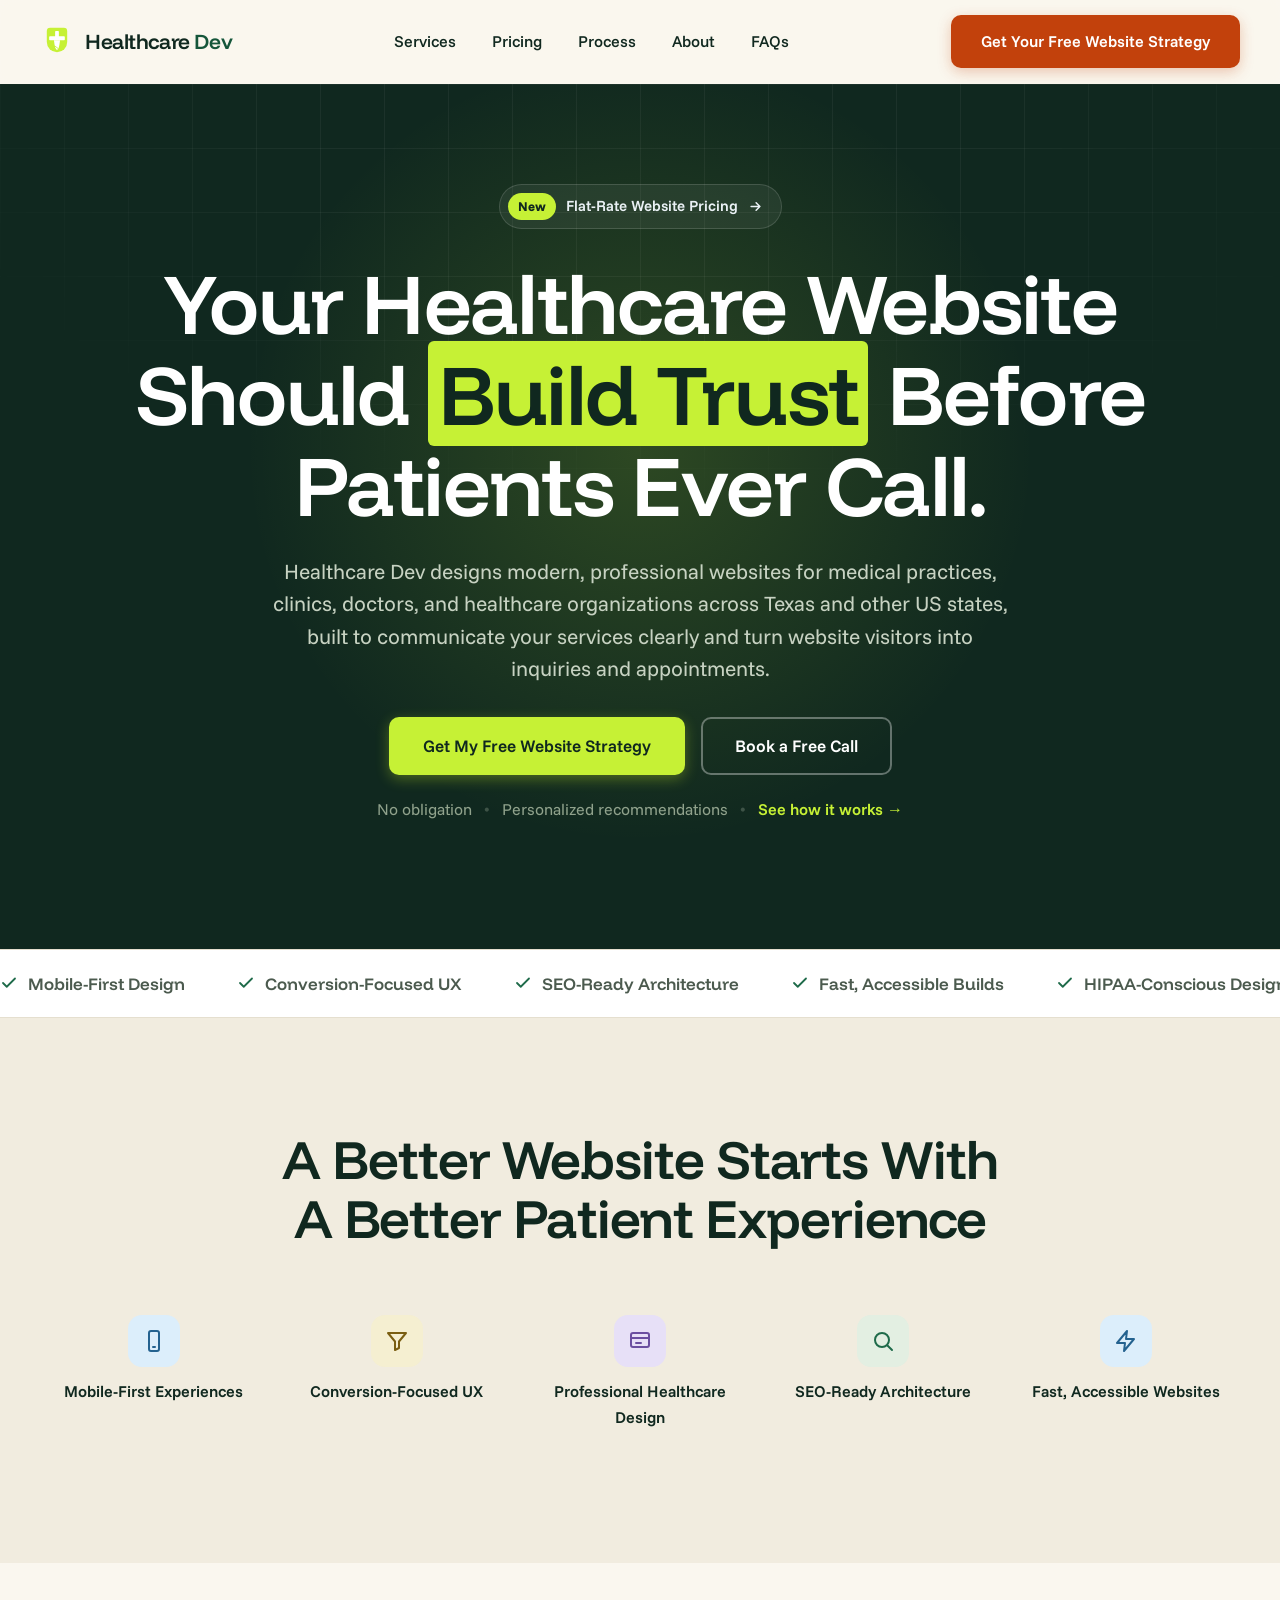
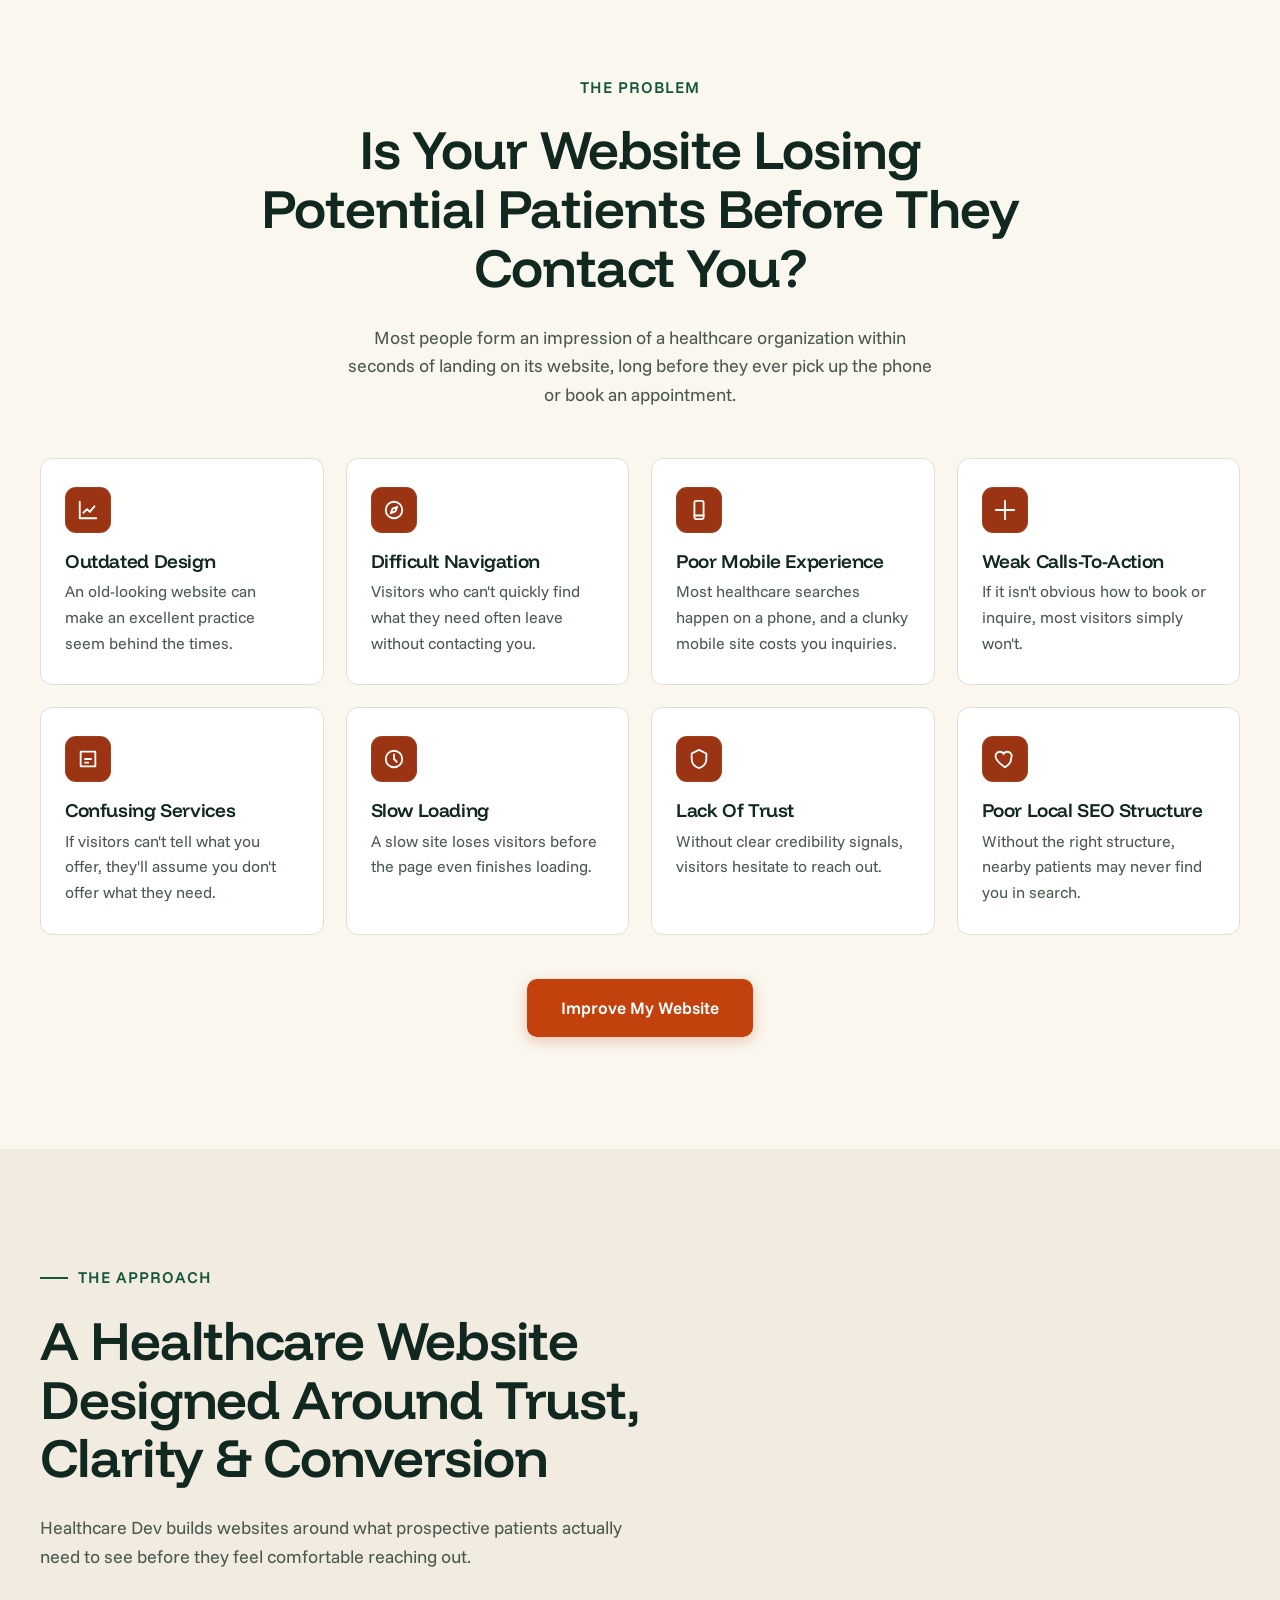
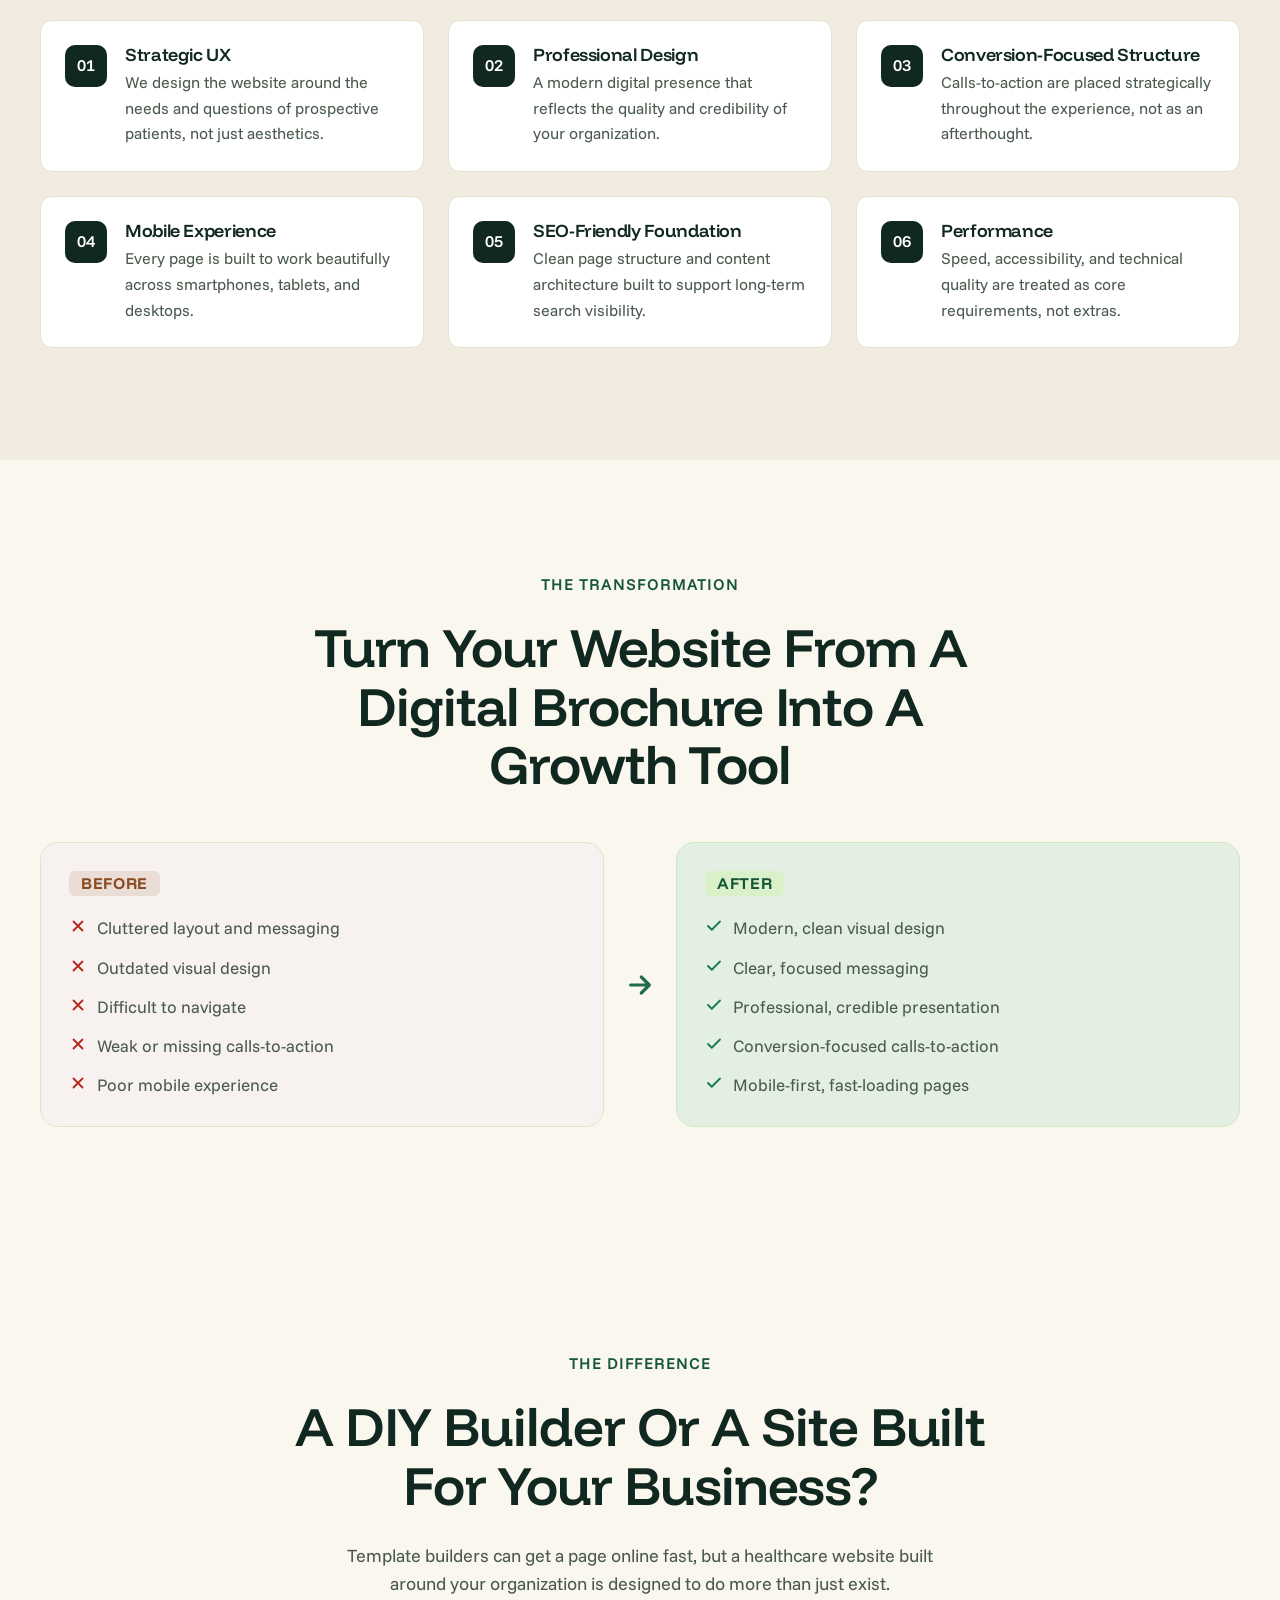
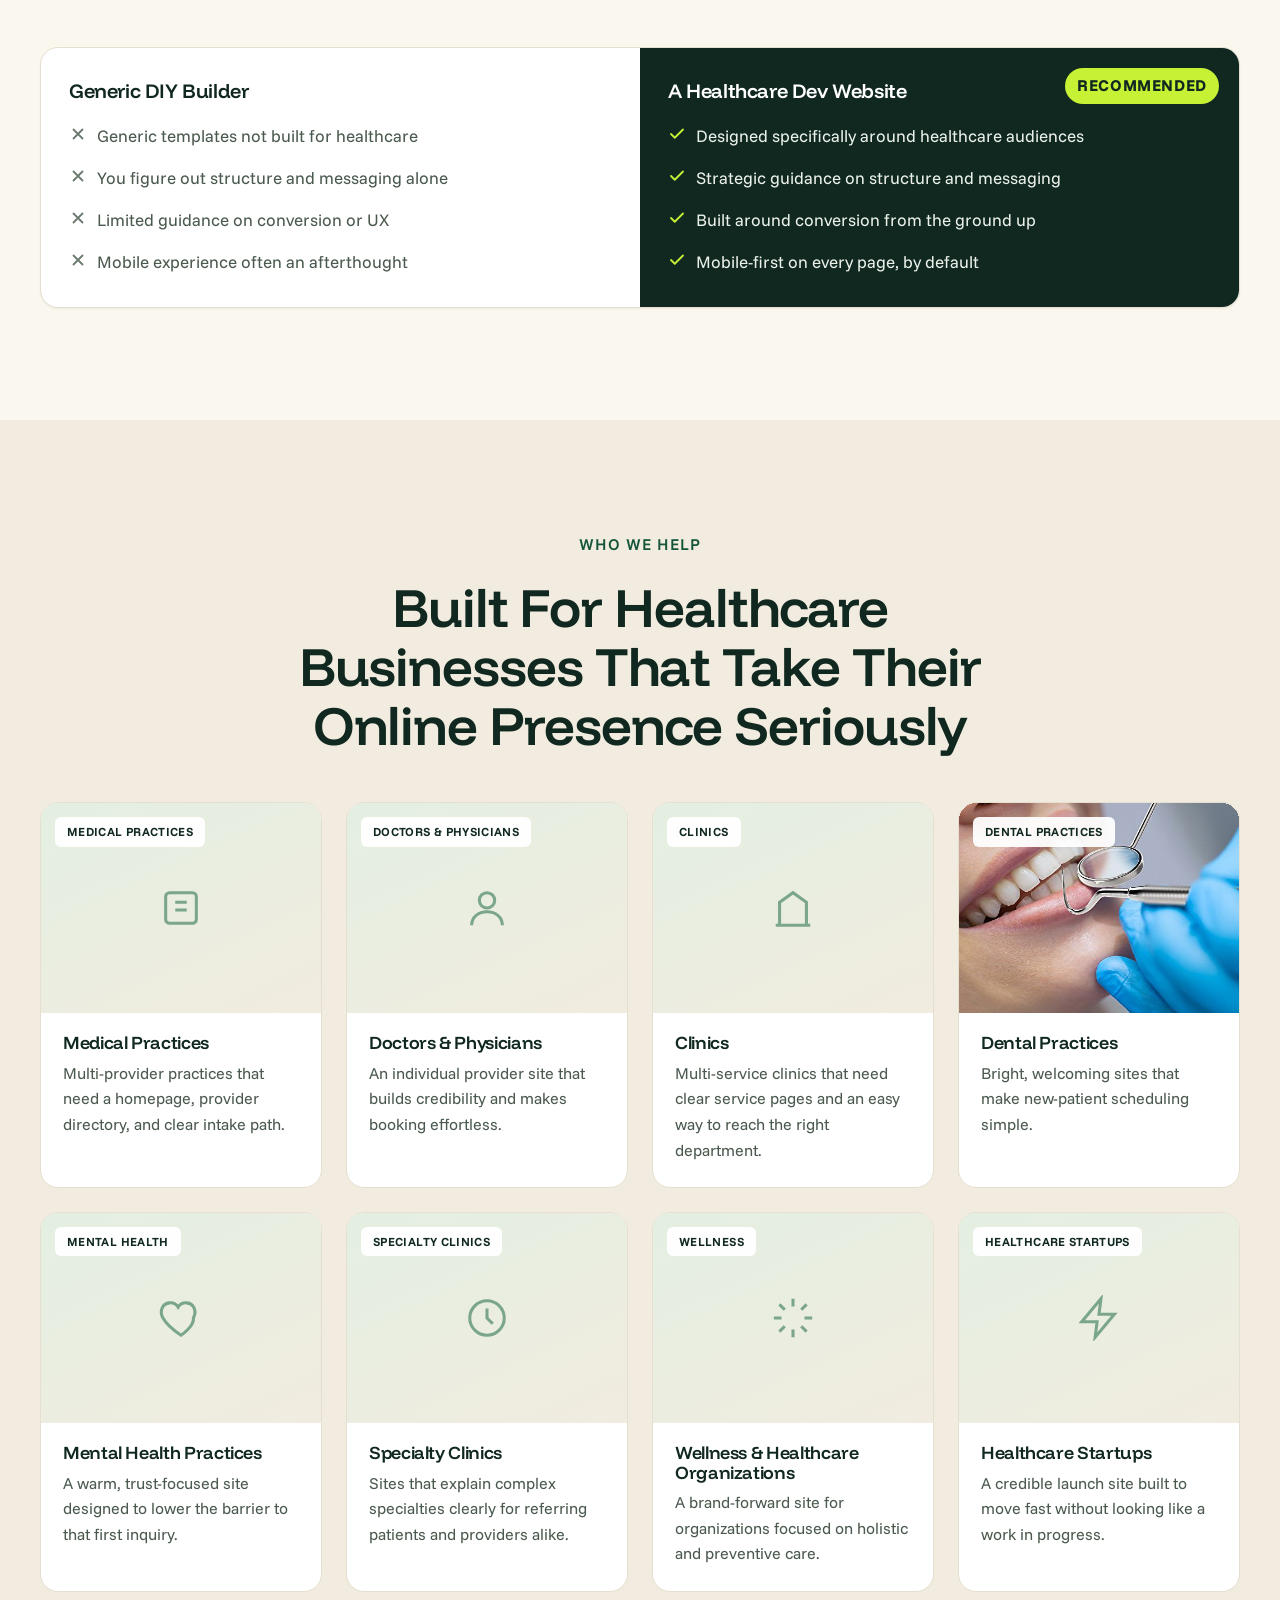
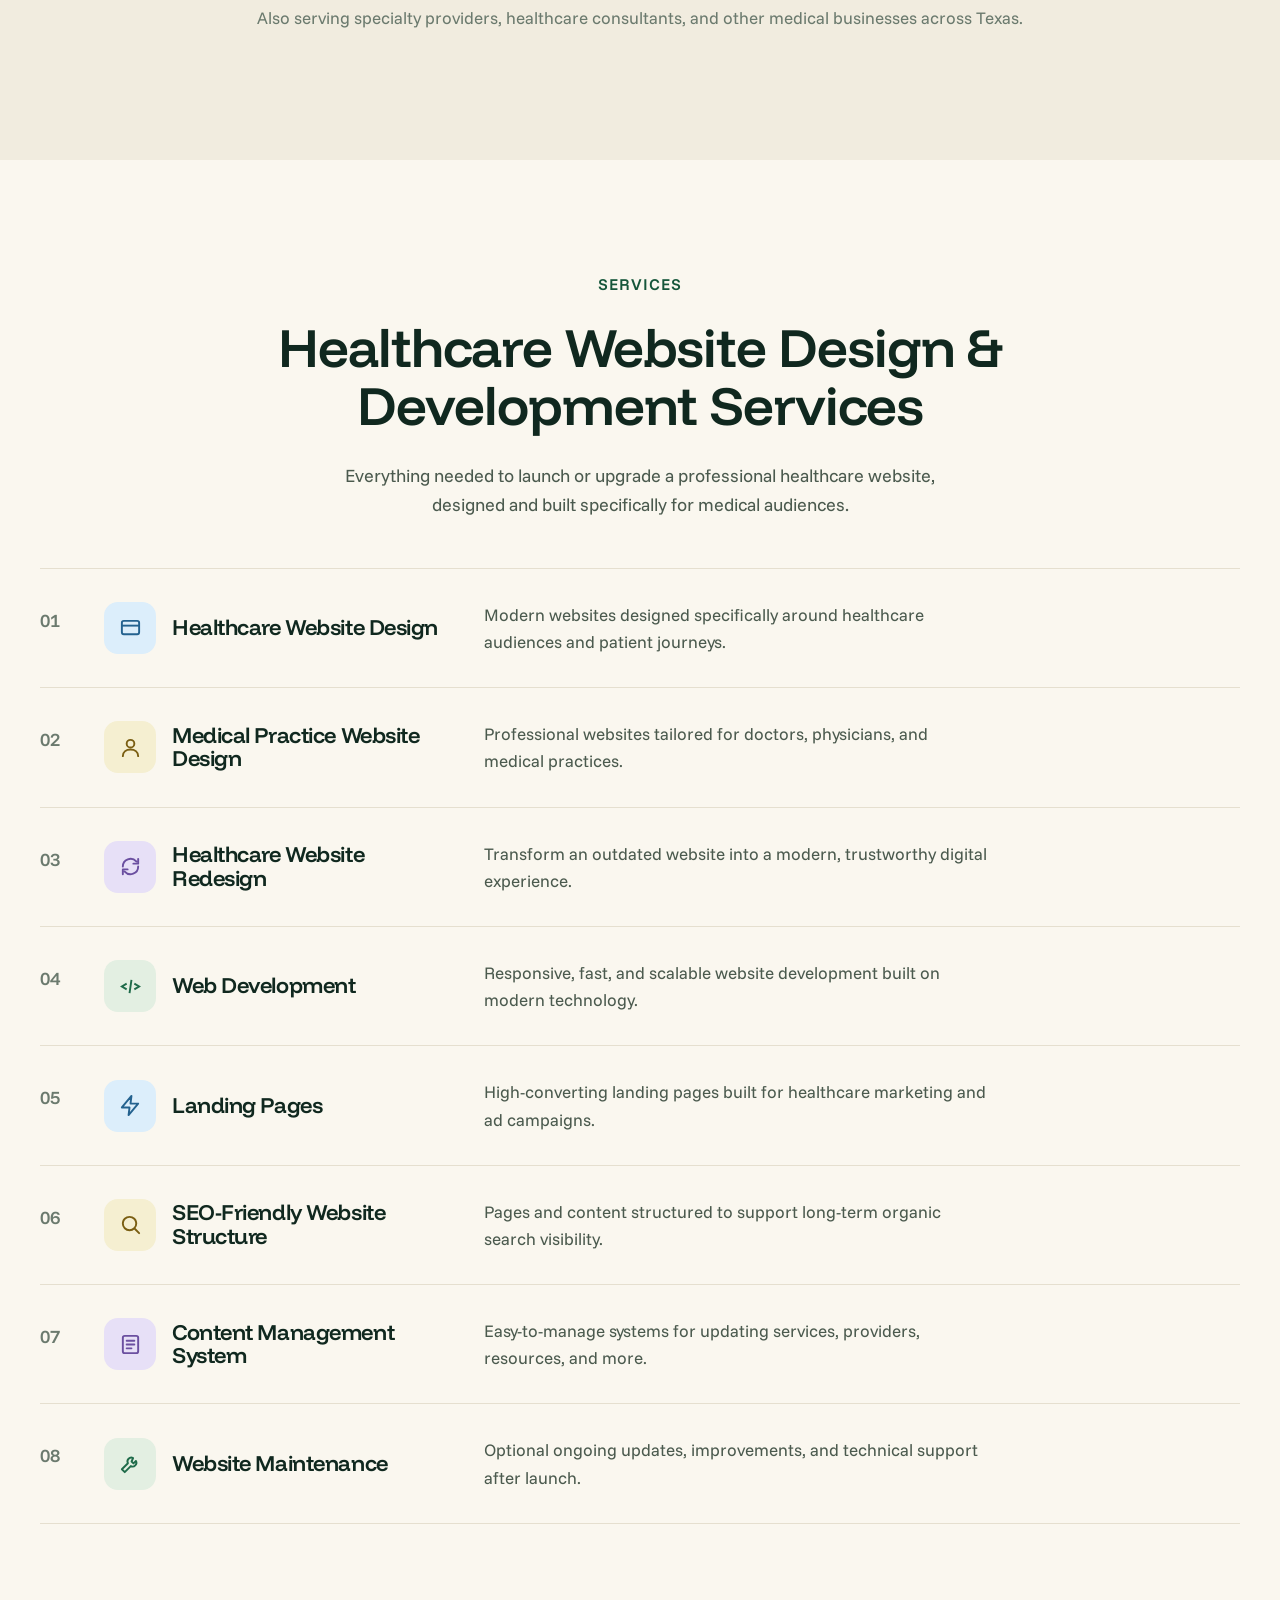
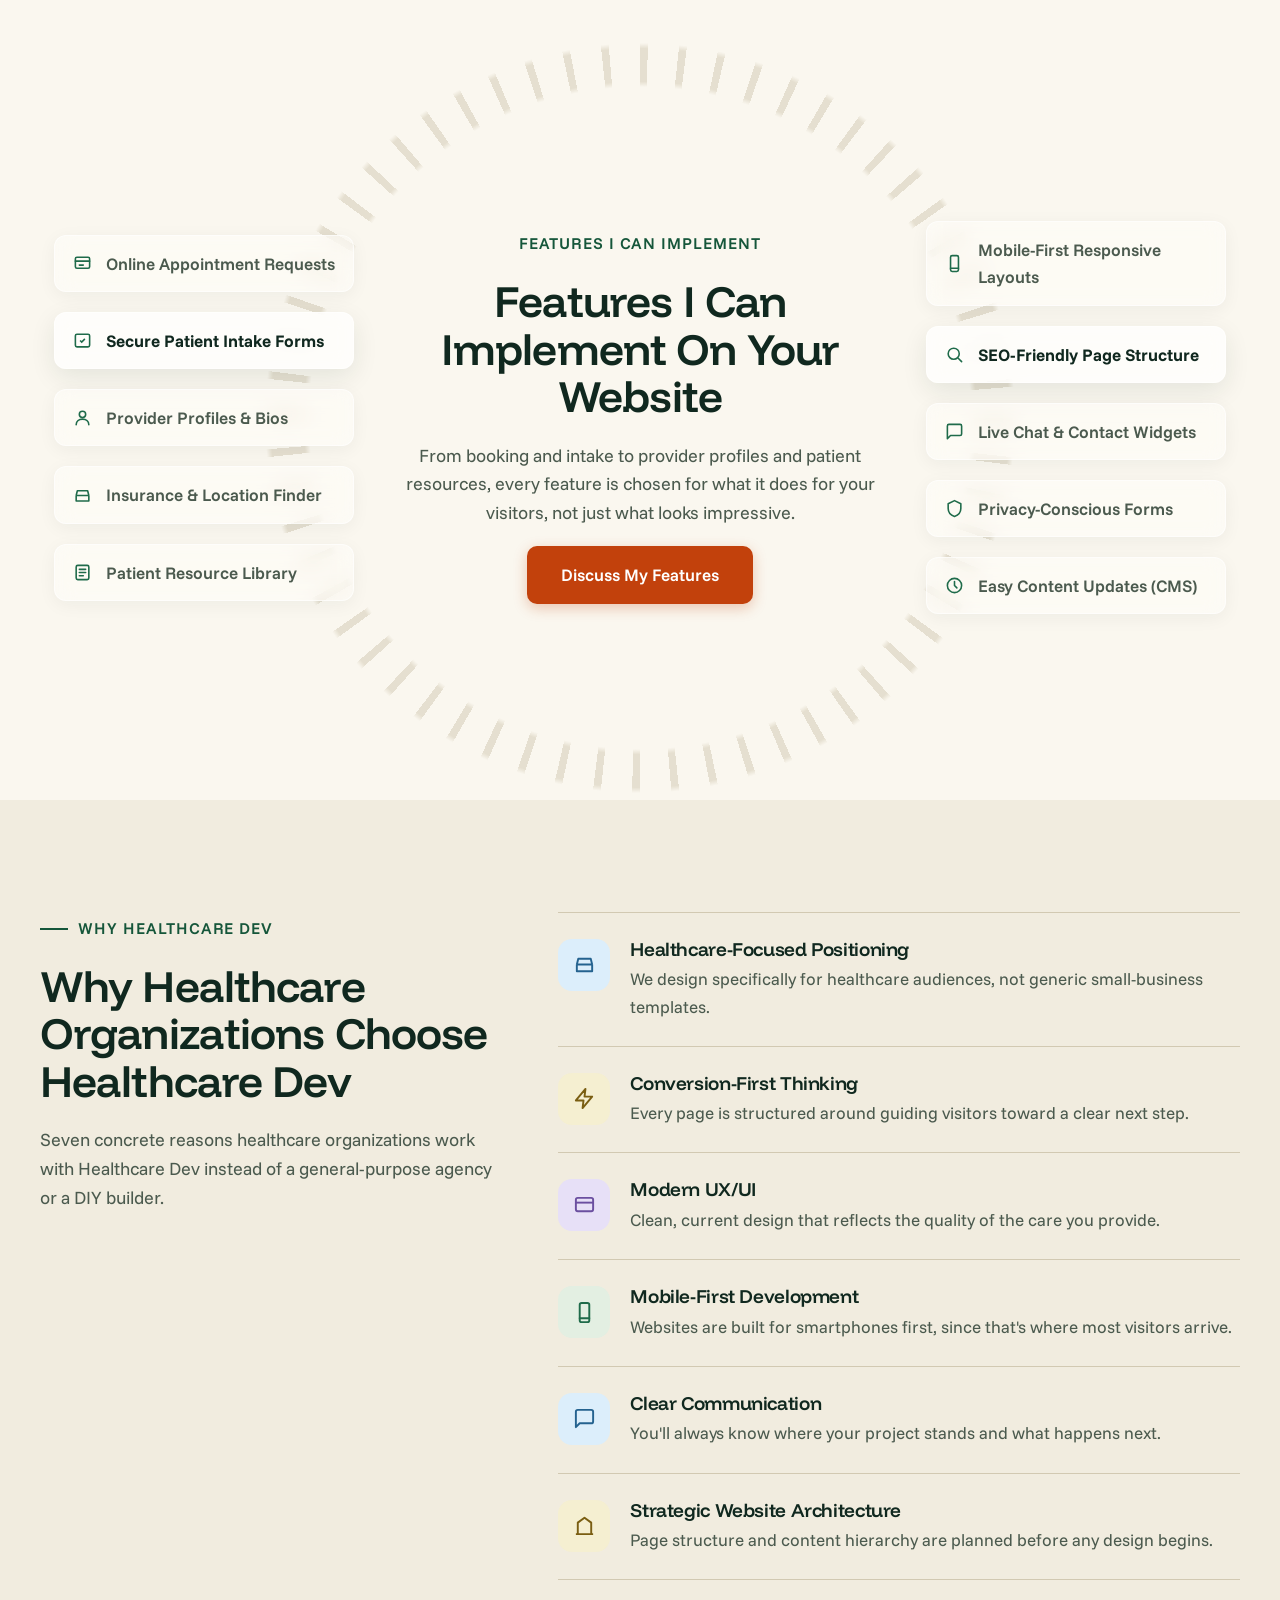
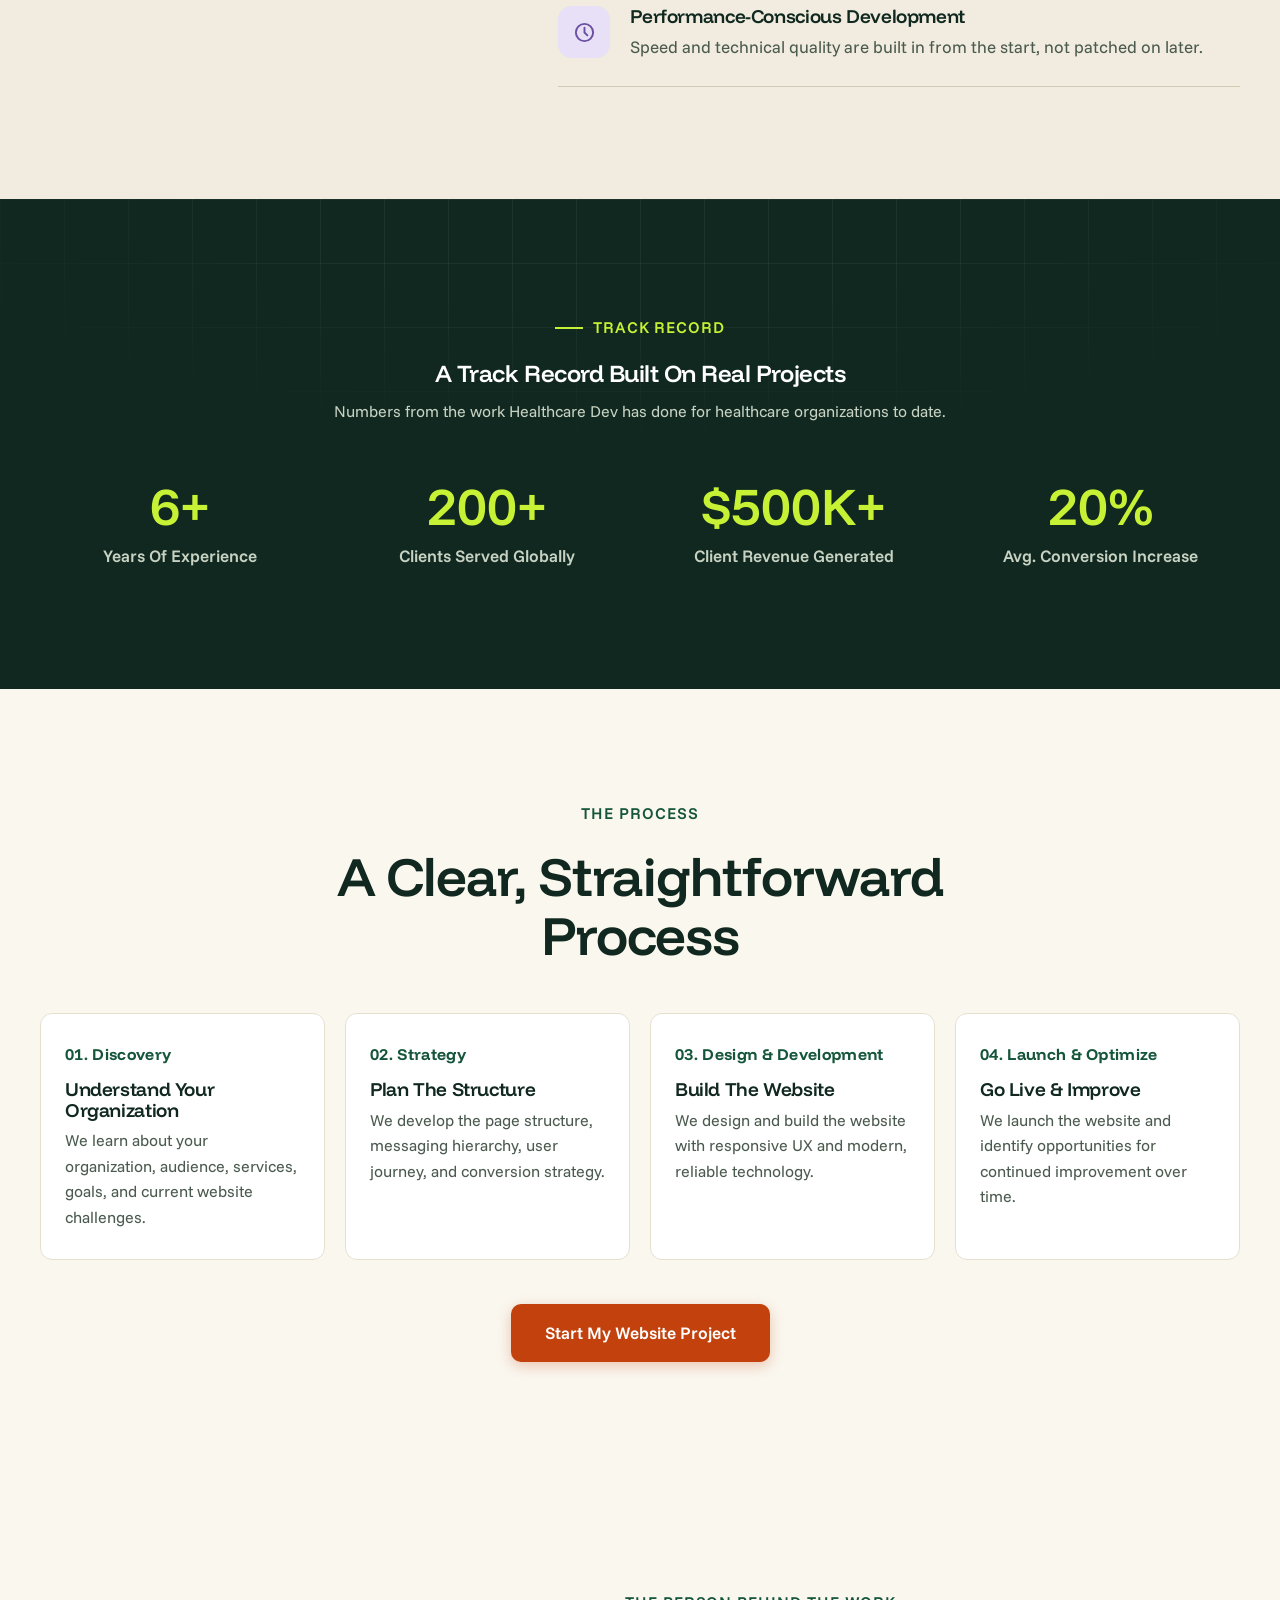
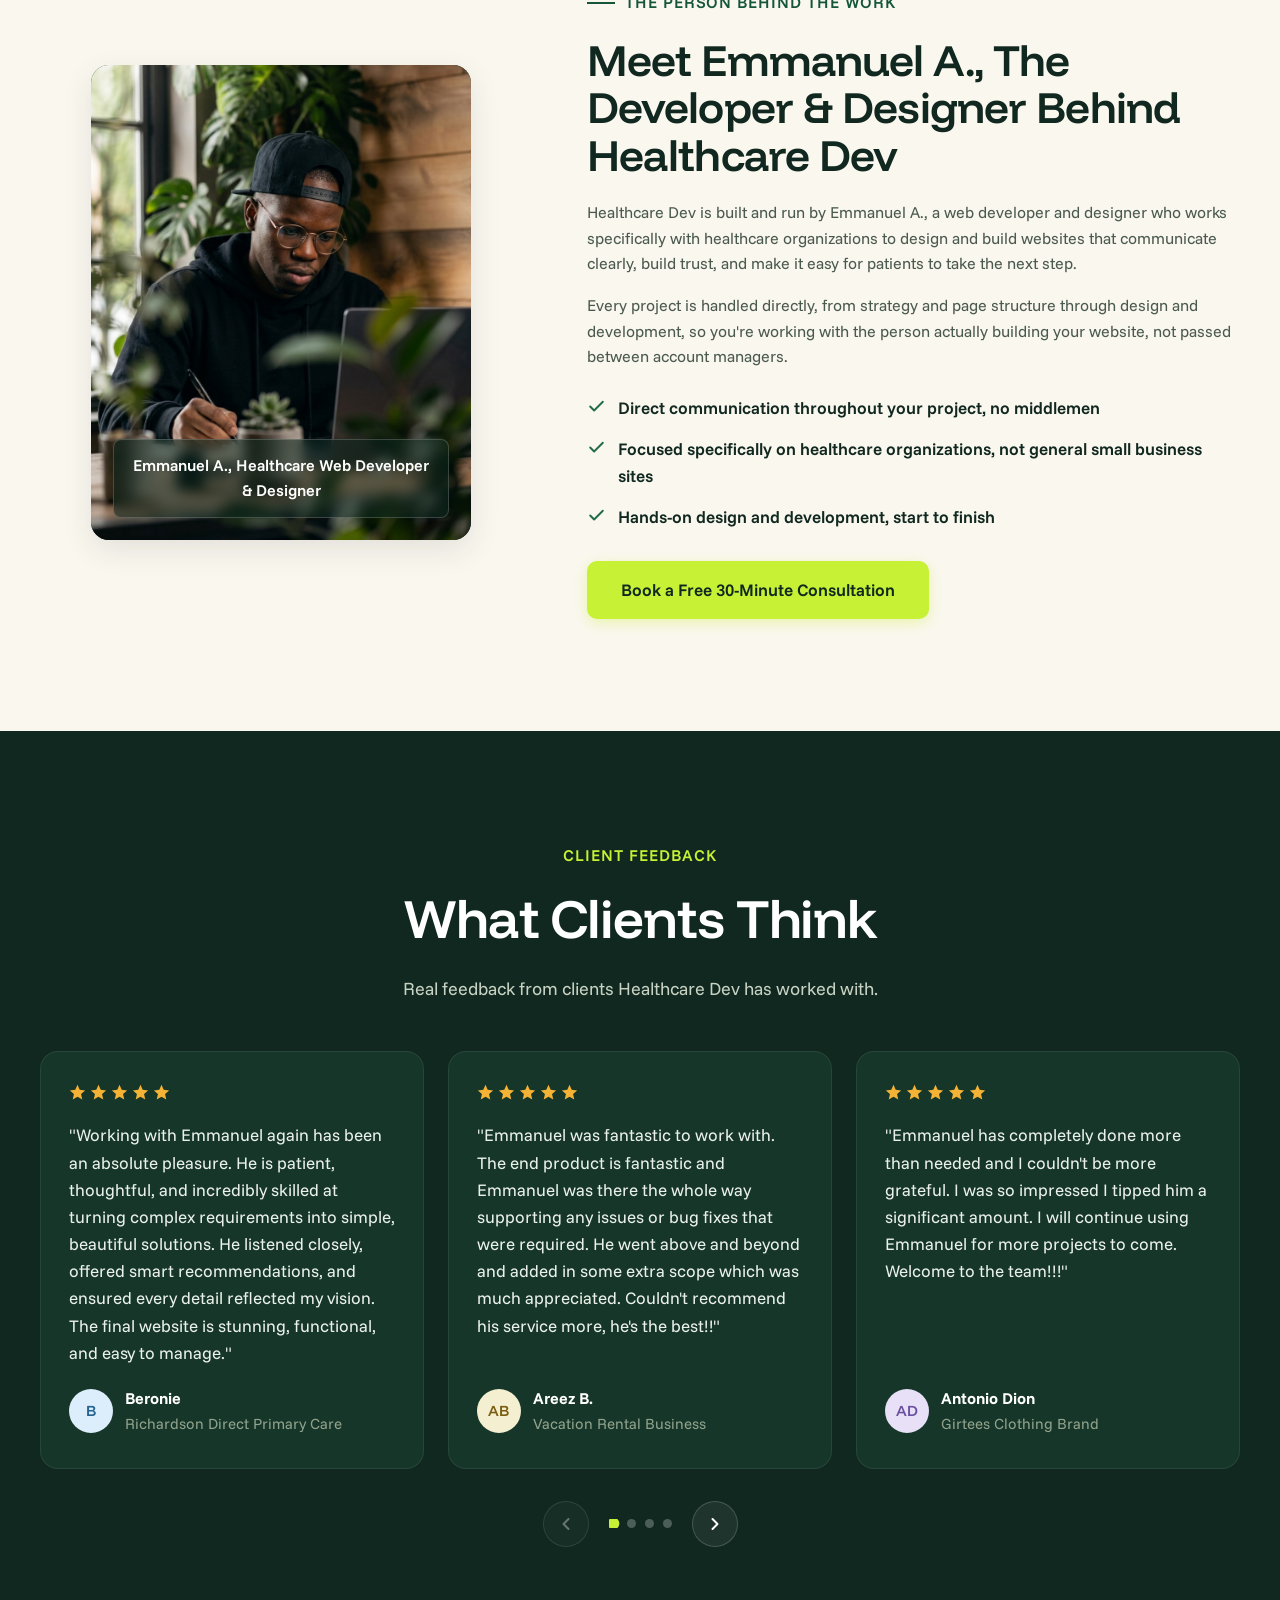
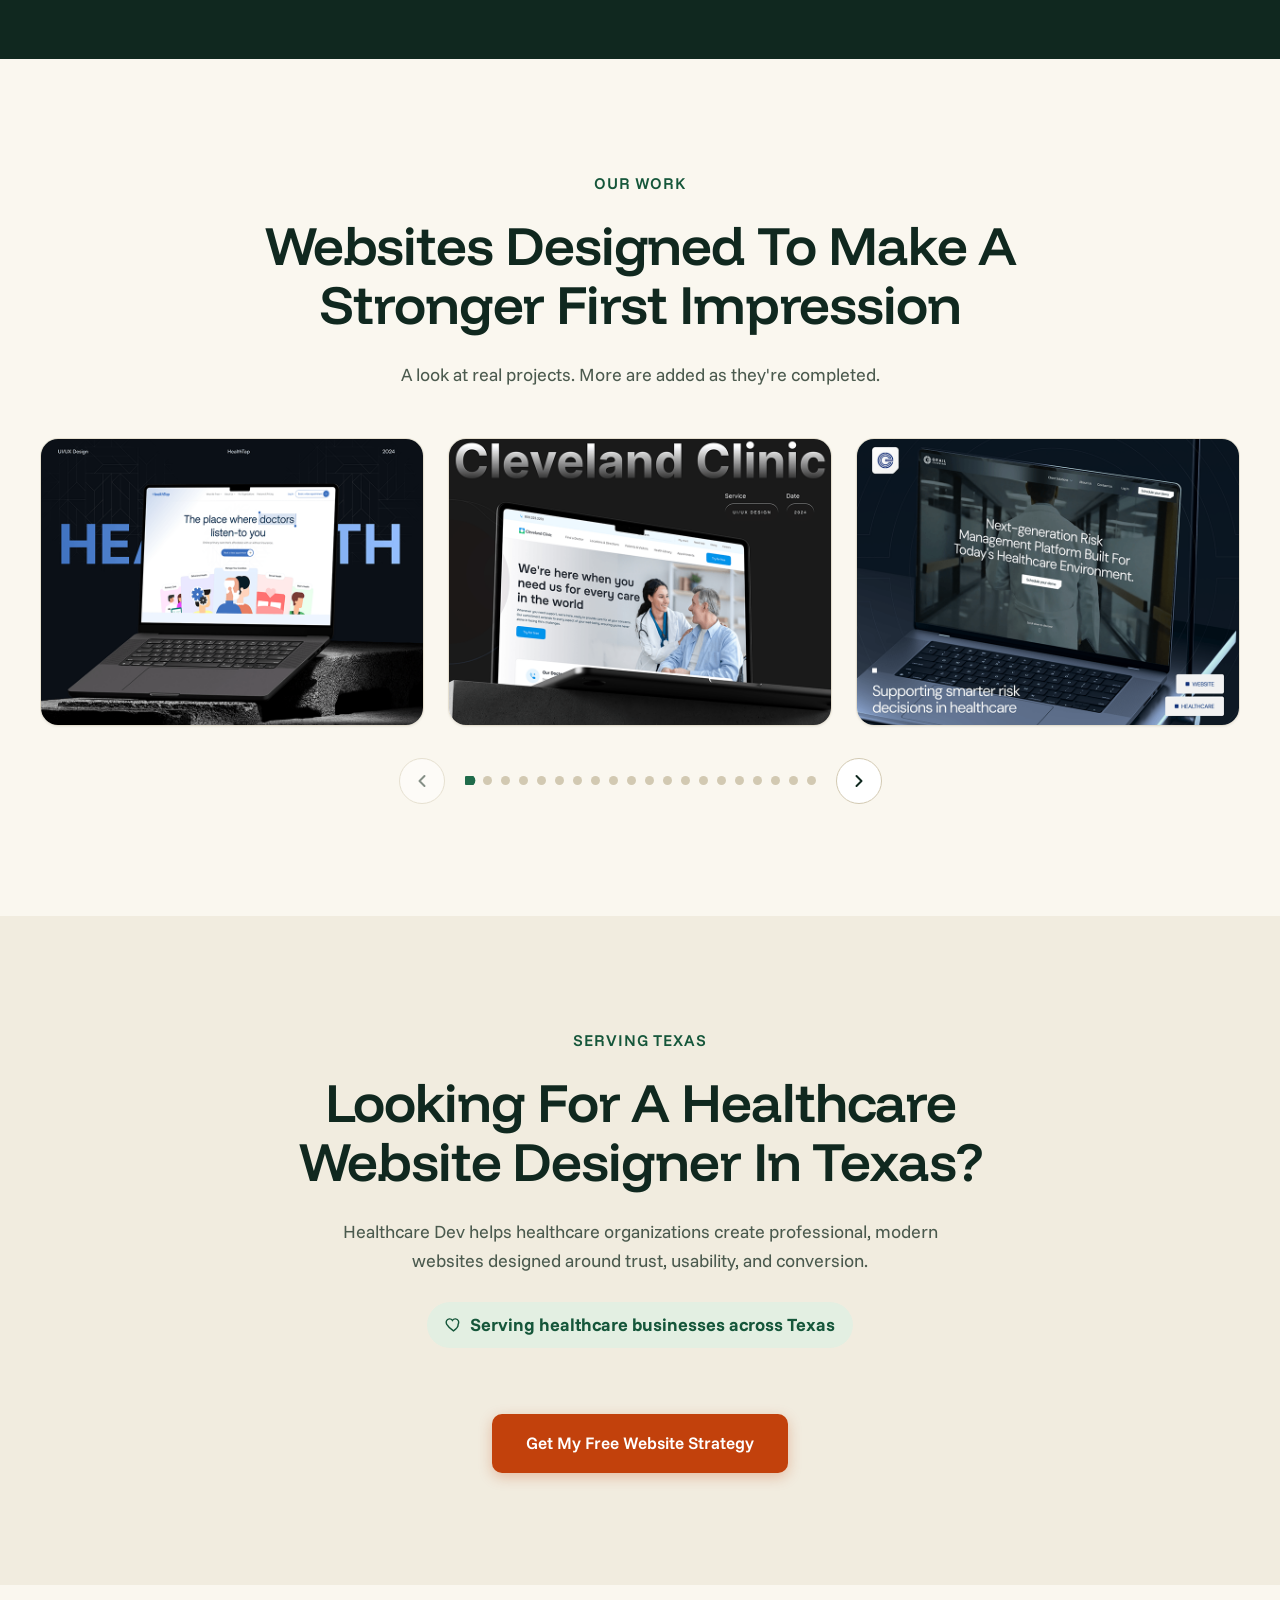
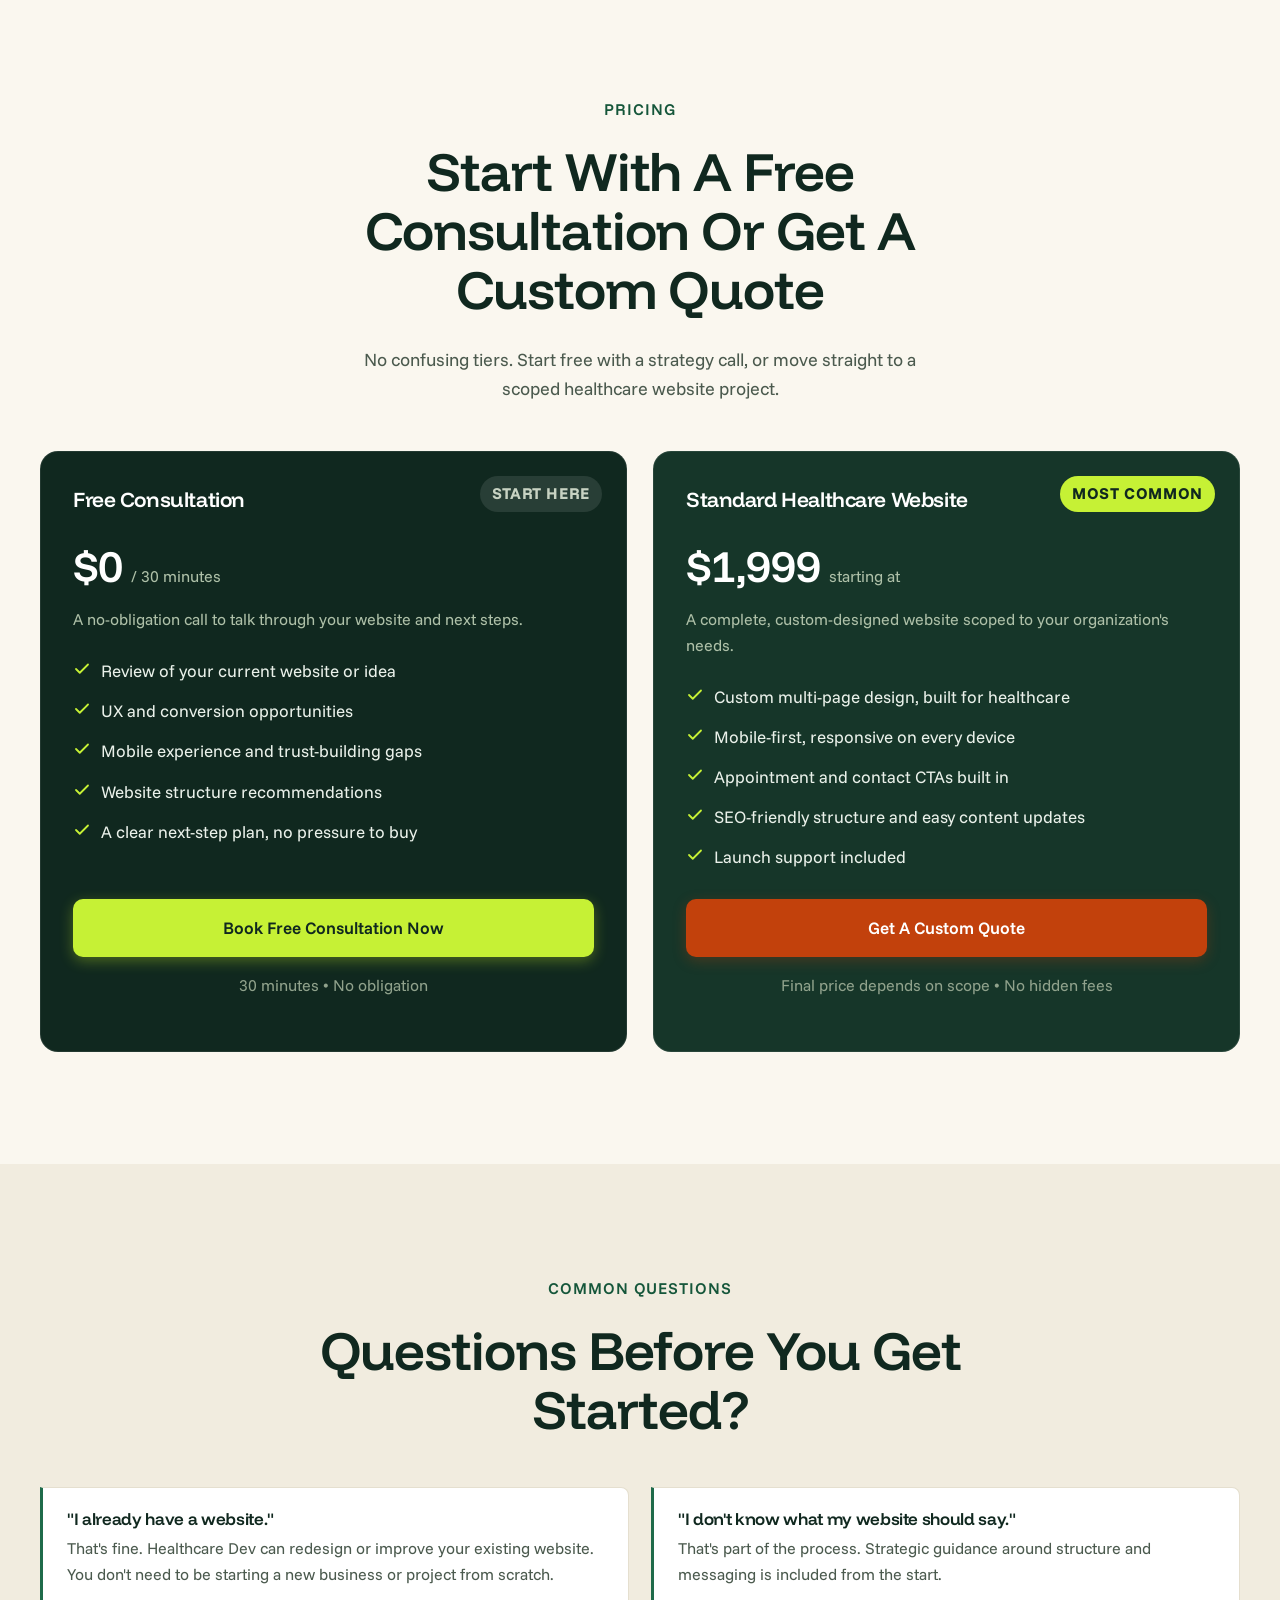
<file: index.html>
<!doctype html>
<html lang="en-US">
<head>
<script>document.documentElement.classList.add('js');</script>
<meta charset="UTF-8" />
<meta name="viewport" content="width=device-width, initial-scale=1, viewport-fit=cover" />
<meta name="google-site-verification" content="6-j5x5GHIltHlOCliusVYJMXil2bE4LnrvemBjNYP0A" />
<title>Healthcare Website Design in Texas | Healthcare Dev</title>
<meta name="description" content="Modern, conversion-focused website design for healthcare organizations, medical practices, clinics and providers across Texas. Get your free website strategy." />
<link rel="canonical" href="https://www.healthcaredev.com/" />
<meta name="robots" content="index, follow" />

<!-- Open Graph -->
<meta property="og:type" content="website" />
<meta property="og:site_name" content="Healthcare Dev" />
<meta property="og:title" content="Healthcare Website Design in Texas | Healthcare Dev" />
<meta property="og:description" content="Modern, conversion-focused website design for healthcare organizations, medical practices, clinics and providers across Texas. Get your free website strategy." />
<meta property="og:url" content="https://www.healthcaredev.com/" />
<meta property="og:image" content="https://www.healthcaredev.com/assets/og-image.png" />
<meta name="twitter:card" content="summary_large_image" />
<meta name="twitter:title" content="Healthcare Website Design in Texas | Healthcare Dev" />
<meta name="twitter:description" content="Modern, conversion-focused website design for healthcare organizations, medical practices, clinics and providers across Texas." />

<link rel="icon" type="image/svg+xml" href="assets/favicon.svg" />
<link rel="preconnect" href="https://fonts.googleapis.com" />
<link rel="preconnect" href="https://fonts.gstatic.com" crossorigin />
<link href="https://fonts.googleapis.com/css2?family=Funnel+Display:wght@500;600;700&family=Funnel+Sans:wght@400;500;600;700&display=swap" rel="stylesheet" />
<link rel="stylesheet" href="css/styles.css" />

<!-- Google tag (gtag.js) -->
<script async src="https://www.googletagmanager.com/gtag/js?id=AW-18447413113"></script>
<script>
  window.dataLayer = window.dataLayer || [];
  function gtag(){dataLayer.push(arguments);}
  gtag('js', new Date());

  gtag('config', 'AW-18447413113');
</script>

<script type="application/ld+json">
{
  "@context": "https://schema.org",
  "@type": "ProfessionalService",
  "name": "Healthcare Dev",
  "url": "https://www.healthcaredev.com/",
  "description": "Healthcare website design and development for medical practices, clinics, doctors, and healthcare organizations across Texas.",
  "areaServed": {
    "@type": "State",
    "name": "Texas"
  },
  "email": "adekeyemmanuel6@gmail.com",
  "serviceType": ["Healthcare Website Design", "Medical Website Development", "Website Redesign", "Landing Page Design"]
}
</script>
</head>
<body>
<a class="skip-link" href="#main">Skip to main content</a>

<!-- ============================ HEADER ============================ -->
<header class="site-header">
  <div class="container">
    <a href="#top" class="logo" aria-label="Healthcare Dev home">
      <img class="mark" src="assets/favicon.svg" alt="" width="34" height="34" />
      <span class="word">Healthcare <span class="lab">Dev</span></span>
    </a>

    <nav class="main-nav" aria-label="Primary">
      <ul>
        <li><a href="#services">Services</a></li>
        <li><a href="#pricing">Pricing</a></li>
        <li><a href="#process">Process</a></li>
        <li><a href="#about">About</a></li>
        <li><a href="#faqs">FAQs</a></li>
      </ul>
    </nav>

    <div class="header-actions">
      <a class="btn btn-cta header-cta" data-cta="header" href="#contact">Get Your Free Website Strategy</a>
      <button class="nav-toggle" type="button" aria-label="Open menu" aria-expanded="false" aria-controls="mobile-nav">
        <svg viewBox="0 0 24 24" fill="none" stroke="currentColor" stroke-width="2" aria-hidden="true"><path d="M4 7h16M4 12h16M4 17h16" stroke-linecap="round"/></svg>
      </button>
    </div>
  </div>
</header>

<nav id="mobile-nav" class="mobile-nav" aria-label="Mobile">
  <ul>
    <li><a href="#services">Services</a></li>
    <li><a href="#pricing">Pricing</a></li>
    <li><a href="#process">Process</a></li>
    <li><a href="#about">About</a></li>
    <li><a href="#faqs">FAQs</a></li>
  </ul>
  <a class="btn btn-cta btn-block" data-cta="mobile-nav" href="#contact">Get Your Free Website Strategy</a>
</nav>

<main id="main">
<span id="top"></span>

<!-- ============================ HERO ============================ -->
<section class="hero hero-dark texture-host">
  <div class="texture-grid" aria-hidden="true"></div>
  <div class="hero-glow" aria-hidden="true"></div>
  <div class="container">
    <div class="hero-copy-center stagger">
      <a class="hero-badge reveal" style="--i:0" href="#pricing" data-cta="hero-badge">
        <span class="hero-badge-tag">New</span> Flat-Rate Website Pricing
        <svg viewBox="0 0 24 24" fill="none" stroke="currentColor" stroke-width="2.5"><path d="M5 12h14M13 6l6 6-6 6" stroke-linecap="round" stroke-linejoin="round"/></svg>
      </a>
      <h1 class="reveal" style="--i:1">Your Healthcare Website Should <span class="hl-lime">Build Trust</span> Before Patients Ever Call.</h1>
      <p class="lede reveal" style="--i:2">
        Healthcare Dev designs modern, professional websites for medical practices, clinics, doctors,
        and healthcare organizations across Texas and other US states, built to communicate your
        services clearly and turn website visitors into inquiries and appointments.
      </p>
      <div class="btn-row reveal" style="--i:3">
        <a class="btn btn-lime btn-lg" data-cta="hero-primary" href="#contact">Get My Free Website Strategy</a>
        <a class="btn btn-secondary btn-lg" data-cta="hero-calendly" href="https://calendly.com/emmanuelwebflow/30mins" target="_blank" rel="noopener">Book a Free Call</a>
      </div>
      <p class="hero-trust reveal" style="--i:4">
        <span>No obligation</span><span class="dot">•</span>
        <span>Personalized recommendations</span><span class="dot">•</span>
        <a href="#process">See how it works →</a>
      </p>
    </div>
  </div>
</section>

<!-- ============================ MARQUEE ============================ -->
<div class="marquee" aria-hidden="true">
  <div class="marquee-track">
    <span class="marquee-item"><svg viewBox="0 0 24 24" fill="none" stroke="currentColor" stroke-width="2.4"><path d="M20 6L9 17l-5-5" stroke-linecap="round" stroke-linejoin="round"/></svg>Mobile-First Design</span>
    <span class="marquee-item"><svg viewBox="0 0 24 24" fill="none" stroke="currentColor" stroke-width="2.4"><path d="M20 6L9 17l-5-5" stroke-linecap="round" stroke-linejoin="round"/></svg>Conversion-Focused UX</span>
    <span class="marquee-item"><svg viewBox="0 0 24 24" fill="none" stroke="currentColor" stroke-width="2.4"><path d="M20 6L9 17l-5-5" stroke-linecap="round" stroke-linejoin="round"/></svg>SEO-Ready Architecture</span>
    <span class="marquee-item"><svg viewBox="0 0 24 24" fill="none" stroke="currentColor" stroke-width="2.4"><path d="M20 6L9 17l-5-5" stroke-linecap="round" stroke-linejoin="round"/></svg>Fast, Accessible Builds</span>
    <span class="marquee-item"><svg viewBox="0 0 24 24" fill="none" stroke="currentColor" stroke-width="2.4"><path d="M20 6L9 17l-5-5" stroke-linecap="round" stroke-linejoin="round"/></svg>HIPAA-Conscious Design</span>
    <span class="marquee-item"><svg viewBox="0 0 24 24" fill="none" stroke="currentColor" stroke-width="2.4"><path d="M20 6L9 17l-5-5" stroke-linecap="round" stroke-linejoin="round"/></svg>Ongoing Support</span>
    <!-- duplicated for seamless loop -->
    <span class="marquee-item"><svg viewBox="0 0 24 24" fill="none" stroke="currentColor" stroke-width="2.4"><path d="M20 6L9 17l-5-5" stroke-linecap="round" stroke-linejoin="round"/></svg>Mobile-First Design</span>
    <span class="marquee-item"><svg viewBox="0 0 24 24" fill="none" stroke="currentColor" stroke-width="2.4"><path d="M20 6L9 17l-5-5" stroke-linecap="round" stroke-linejoin="round"/></svg>Conversion-Focused UX</span>
    <span class="marquee-item"><svg viewBox="0 0 24 24" fill="none" stroke="currentColor" stroke-width="2.4"><path d="M20 6L9 17l-5-5" stroke-linecap="round" stroke-linejoin="round"/></svg>SEO-Ready Architecture</span>
    <span class="marquee-item"><svg viewBox="0 0 24 24" fill="none" stroke="currentColor" stroke-width="2.4"><path d="M20 6L9 17l-5-5" stroke-linecap="round" stroke-linejoin="round"/></svg>Fast, Accessible Builds</span>
    <span class="marquee-item"><svg viewBox="0 0 24 24" fill="none" stroke="currentColor" stroke-width="2.4"><path d="M20 6L9 17l-5-5" stroke-linecap="round" stroke-linejoin="round"/></svg>HIPAA-Conscious Design</span>
    <span class="marquee-item"><svg viewBox="0 0 24 24" fill="none" stroke="currentColor" stroke-width="2.4"><path d="M20 6L9 17l-5-5" stroke-linecap="round" stroke-linejoin="round"/></svg>Ongoing Support</span>
  </div>
</div>

<!-- ============================ TRUST BAR ============================ -->
<section class="section-alt">
  <div class="container">
    <div class="section-head center reveal">
      <h2>A Better Website Starts With A Better Patient Experience</h2>
    </div>
    <ul class="trust-list">
      <li class="trust-item reveal">
        <span class="icon"><svg viewBox="0 0 24 24" fill="none" stroke="currentColor" stroke-width="2"><rect x="7" y="2" width="10" height="20" rx="2"/><path d="M11 18h2" stroke-linecap="round"/></svg></span>
        <span class="label">Mobile-First Experiences</span>
      </li>
      <li class="trust-item reveal">
        <span class="icon"><svg viewBox="0 0 24 24" fill="none" stroke="currentColor" stroke-width="2"><path d="M3 4h18l-7 8.5V19l-4 2v-8.5z" stroke-linecap="round" stroke-linejoin="round"/></svg></span>
        <span class="label">Conversion-Focused UX</span>
      </li>
      <li class="trust-item reveal">
        <span class="icon"><svg viewBox="0 0 24 24" fill="none" stroke="currentColor" stroke-width="2"><rect x="3" y="4" width="18" height="14" rx="2"/><path d="M3 9h18M8 14h5" stroke-linecap="round"/></svg></span>
        <span class="label">Professional Healthcare Design</span>
      </li>
      <li class="trust-item reveal">
        <span class="icon"><svg viewBox="0 0 24 24" fill="none" stroke="currentColor" stroke-width="2"><circle cx="11" cy="11" r="7"/><path d="M21 21l-4.3-4.3" stroke-linecap="round"/></svg></span>
        <span class="label">SEO-Ready Architecture</span>
      </li>
      <li class="trust-item reveal">
        <span class="icon"><svg viewBox="0 0 24 24" fill="none" stroke="currentColor" stroke-width="2"><path d="M13 2 3 14h8l-1 8 10-12h-8z" stroke-linejoin="round"/></svg></span>
        <span class="label">Fast, Accessible Websites</span>
      </li>
    </ul>
  </div>
</section>

<!-- ============================ PROBLEM ============================ -->
<section>
  <div class="container">
    <div class="section-head center reveal">
      <span class="eyebrow">The Problem</span>
      <h2>Is Your Website Losing Potential Patients Before They Contact You?</h2>
      <p>Most people form an impression of a healthcare organization within seconds of landing on its website, long before they ever pick up the phone or book an appointment.</p>
    </div>
    <div class="grid grid-4">
      <div class="card problem reveal">
        <div class="icon"><svg viewBox="0 0 24 24" fill="none" stroke="currentColor" stroke-width="2"><path d="M3 3v18h18M7 15l4-4 3 3 5-6" stroke-linecap="round" stroke-linejoin="round"/></svg></div>
        <h3>Outdated Design</h3>
        <p>An old-looking website can make an excellent practice seem behind the times.</p>
      </div>
      <div class="card problem reveal">
        <div class="icon"><svg viewBox="0 0 24 24" fill="none" stroke="currentColor" stroke-width="2"><circle cx="12" cy="12" r="9"/><path d="M15.5 8.5l-2 5-5 2 2-5z" stroke-linejoin="round"/></svg></div>
        <h3>Difficult Navigation</h3>
        <p>Visitors who can't quickly find what they need often leave without contacting you.</p>
      </div>
      <div class="card problem reveal">
        <div class="icon"><svg viewBox="0 0 24 24" fill="none" stroke="currentColor" stroke-width="2"><rect x="7" y="2" width="10" height="20" rx="2"/><path d="M7 18h10" stroke-linecap="round"/></svg></div>
        <h3>Poor Mobile Experience</h3>
        <p>Most healthcare searches happen on a phone, and a clunky mobile site costs you inquiries.</p>
      </div>
      <div class="card problem reveal">
        <div class="icon"><svg viewBox="0 0 24 24" fill="none" stroke="currentColor" stroke-width="2"><path d="M12 2v20M2 12h20" stroke-linecap="round"/></svg></div>
        <h3>Weak Calls-To-Action</h3>
        <p>If it isn't obvious how to book or inquire, most visitors simply won't.</p>
      </div>
      <div class="card problem reveal">
        <div class="icon"><svg viewBox="0 0 24 24" fill="none" stroke="currentColor" stroke-width="2"><path d="M8 12h8M8 16h5M4 4h16v16H4z" stroke-linejoin="round"/></svg></div>
        <h3>Confusing Services</h3>
        <p>If visitors can't tell what you offer, they'll assume you don't offer what they need.</p>
      </div>
      <div class="card problem reveal">
        <div class="icon"><svg viewBox="0 0 24 24" fill="none" stroke="currentColor" stroke-width="2"><circle cx="12" cy="12" r="9"/><path d="M12 7v5l3 3" stroke-linecap="round"/></svg></div>
        <h3>Slow Loading</h3>
        <p>A slow site loses visitors before the page even finishes loading.</p>
      </div>
      <div class="card problem reveal">
        <div class="icon"><svg viewBox="0 0 24 24" fill="none" stroke="currentColor" stroke-width="2"><path d="M12 2 4 6v6c0 5 3.5 8.5 8 10 4.5-1.5 8-5 8-10V6z" stroke-linejoin="round"/></svg></div>
        <h3>Lack Of Trust</h3>
        <p>Without clear credibility signals, visitors hesitate to reach out.</p>
      </div>
      <div class="card problem reveal">
        <div class="icon"><svg viewBox="0 0 24 24" fill="none" stroke="currentColor" stroke-width="2"><path d="M12 21s-7-4.6-9.5-9.1C.6 8 2.4 4.5 6 4.1c2-.2 3.6.8 4.5 2.2.9-1.4 2.5-2.4 4.5-2.2 3.6.4 5.4 3.9 3.5 7.8C19 16.4 12 21 12 21z"/></svg></div>
        <h3>Poor Local SEO Structure</h3>
        <p>Without the right structure, nearby patients may never find you in search.</p>
      </div>
    </div>
    <div class="center-cta reveal">
      <a class="btn btn-cta btn-lg" data-cta="problem-section" href="#contact">Improve My Website</a>
    </div>
  </div>
</section>

<!-- ============================ SOLUTION ============================ -->
<section class="section-alt">
  <div class="container">
    <div class="section-head reveal">
      <span class="eyebrow">The Approach</span>
      <h2>A Healthcare Website Designed Around Trust, Clarity &amp; Conversion</h2>
      <p>Healthcare Dev builds websites around what prospective patients actually need to see before they feel comfortable reaching out.</p>
    </div>
    <div class="feature-row">
      <div class="feature reveal">
        <div class="num">01</div>
        <div>
          <h3>Strategic UX</h3>
          <p>We design the website around the needs and questions of prospective patients, not just aesthetics.</p>
        </div>
      </div>
      <div class="feature reveal">
        <div class="num">02</div>
        <div>
          <h3>Professional Design</h3>
          <p>A modern digital presence that reflects the quality and credibility of your organization.</p>
        </div>
      </div>
      <div class="feature reveal">
        <div class="num">03</div>
        <div>
          <h3>Conversion-Focused Structure</h3>
          <p>Calls-to-action are placed strategically throughout the experience, not as an afterthought.</p>
        </div>
      </div>
      <div class="feature reveal">
        <div class="num">04</div>
        <div>
          <h3>Mobile Experience</h3>
          <p>Every page is built to work beautifully across smartphones, tablets, and desktops.</p>
        </div>
      </div>
      <div class="feature reveal">
        <div class="num">05</div>
        <div>
          <h3>SEO-Friendly Foundation</h3>
          <p>Clean page structure and content architecture built to support long-term search visibility.</p>
        </div>
      </div>
      <div class="feature reveal">
        <div class="num">06</div>
        <div>
          <h3>Performance</h3>
          <p>Speed, accessibility, and technical quality are treated as core requirements, not extras.</p>
        </div>
      </div>
    </div>
  </div>
</section>

<!-- ============================ BEFORE / AFTER ============================ -->
<section>
  <div class="container">
    <div class="section-head center reveal">
      <span class="eyebrow">The Transformation</span>
      <h2>Turn Your Website From A Digital Brochure Into A Growth Tool</h2>
    </div>
    <div class="ba-wrap reveal">
      <div class="ba-card before">
        <h3><span class="ba-tag">Before</span></h3>
        <ul>
          <li><svg viewBox="0 0 24 24" fill="none" stroke="currentColor" stroke-width="2.4"><path d="M6 6l12 12M18 6L6 18" stroke-linecap="round"/></svg> Cluttered layout and messaging</li>
          <li><svg viewBox="0 0 24 24" fill="none" stroke="currentColor" stroke-width="2.4"><path d="M6 6l12 12M18 6L6 18" stroke-linecap="round"/></svg> Outdated visual design</li>
          <li><svg viewBox="0 0 24 24" fill="none" stroke="currentColor" stroke-width="2.4"><path d="M6 6l12 12M18 6L6 18" stroke-linecap="round"/></svg> Difficult to navigate</li>
          <li><svg viewBox="0 0 24 24" fill="none" stroke="currentColor" stroke-width="2.4"><path d="M6 6l12 12M18 6L6 18" stroke-linecap="round"/></svg> Weak or missing calls-to-action</li>
          <li><svg viewBox="0 0 24 24" fill="none" stroke="currentColor" stroke-width="2.4"><path d="M6 6l12 12M18 6L6 18" stroke-linecap="round"/></svg> Poor mobile experience</li>
        </ul>
      </div>
      <div class="ba-arrow"><svg viewBox="0 0 24 24" fill="none" stroke="currentColor" stroke-width="2.4"><path d="M5 12h14M13 6l6 6-6 6" stroke-linecap="round" stroke-linejoin="round"/></svg></div>
      <div class="ba-card after">
        <h3><span class="ba-tag">After</span></h3>
        <ul>
          <li><svg viewBox="0 0 24 24" fill="none" stroke="currentColor" stroke-width="2.4"><path d="M20 6L9 17l-5-5" stroke-linecap="round" stroke-linejoin="round"/></svg> Modern, clean visual design</li>
          <li><svg viewBox="0 0 24 24" fill="none" stroke="currentColor" stroke-width="2.4"><path d="M20 6L9 17l-5-5" stroke-linecap="round" stroke-linejoin="round"/></svg> Clear, focused messaging</li>
          <li><svg viewBox="0 0 24 24" fill="none" stroke="currentColor" stroke-width="2.4"><path d="M20 6L9 17l-5-5" stroke-linecap="round" stroke-linejoin="round"/></svg> Professional, credible presentation</li>
          <li><svg viewBox="0 0 24 24" fill="none" stroke="currentColor" stroke-width="2.4"><path d="M20 6L9 17l-5-5" stroke-linecap="round" stroke-linejoin="round"/></svg> Conversion-focused calls-to-action</li>
          <li><svg viewBox="0 0 24 24" fill="none" stroke="currentColor" stroke-width="2.4"><path d="M20 6L9 17l-5-5" stroke-linecap="round" stroke-linejoin="round"/></svg> Mobile-first, fast-loading pages</li>
        </ul>
      </div>
    </div>
  </div>
</section>

<!-- ============================ COMPARISON ============================ -->
<section>
  <div class="container">
    <div class="section-head center reveal">
      <span class="eyebrow">The Difference</span>
      <h2>A DIY Builder Or A Site Built For Your Business?</h2>
      <p>Template builders can get a page online fast, but a healthcare website built around your organization is designed to do more than just exist.</p>
    </div>
    <div class="compare-wrap reveal">
      <div class="compare-col">
        <h3>Generic DIY Builder</h3>
        <ul>
          <li><svg viewBox="0 0 24 24" fill="none" stroke="currentColor" stroke-width="2.4"><path d="M6 6l12 12M18 6L6 18" stroke-linecap="round"/></svg> Generic templates not built for healthcare</li>
          <li><svg viewBox="0 0 24 24" fill="none" stroke="currentColor" stroke-width="2.4"><path d="M6 6l12 12M18 6L6 18" stroke-linecap="round"/></svg> You figure out structure and messaging alone</li>
          <li><svg viewBox="0 0 24 24" fill="none" stroke="currentColor" stroke-width="2.4"><path d="M6 6l12 12M18 6L6 18" stroke-linecap="round"/></svg> Limited guidance on conversion or UX</li>
          <li><svg viewBox="0 0 24 24" fill="none" stroke="currentColor" stroke-width="2.4"><path d="M6 6l12 12M18 6L6 18" stroke-linecap="round"/></svg> Mobile experience often an afterthought</li>
        </ul>
      </div>
      <div class="compare-col featured">
        <h3>A Healthcare Dev Website</h3>
        <ul>
          <li><svg viewBox="0 0 24 24" fill="none" stroke="currentColor" stroke-width="2.4"><path d="M20 6L9 17l-5-5" stroke-linecap="round" stroke-linejoin="round"/></svg> Designed specifically around healthcare audiences</li>
          <li><svg viewBox="0 0 24 24" fill="none" stroke="currentColor" stroke-width="2.4"><path d="M20 6L9 17l-5-5" stroke-linecap="round" stroke-linejoin="round"/></svg> Strategic guidance on structure and messaging</li>
          <li><svg viewBox="0 0 24 24" fill="none" stroke="currentColor" stroke-width="2.4"><path d="M20 6L9 17l-5-5" stroke-linecap="round" stroke-linejoin="round"/></svg> Built around conversion from the ground up</li>
          <li><svg viewBox="0 0 24 24" fill="none" stroke="currentColor" stroke-width="2.4"><path d="M20 6L9 17l-5-5" stroke-linecap="round" stroke-linejoin="round"/></svg> Mobile-first on every page, by default</li>
        </ul>
      </div>
    </div>
  </div>
</section>

<!-- ============================ WHO WE HELP ============================ -->
<section id="who-we-help" class="section-alt">
  <div class="container">
    <div class="section-head center reveal">
      <span class="eyebrow">Who We Help</span>
      <h2>Built For Healthcare Businesses That Take Their Online Presence Seriously</h2>
    </div>
    <div class="sector-grid reveal">
      <div class="sector-card">
        <div class="sector-photo">
          <svg class="fallback-icon" viewBox="0 0 24 24" fill="none" stroke="currentColor" stroke-width="1.6"><rect x="4" y="4" width="16" height="16" rx="2"/><path d="M9 9h6M9 13h6"/></svg>
          <span class="sector-tag">Medical Practices</span>
          <img src="https://images.unsplash.com/photo-1666214280391-8ff5bd3c0bf0?auto=format&fit=crop&w=600&q=80" alt="Physician reviewing patient records in a medical practice" loading="lazy" onerror="this.remove()" />
        </div>
        <div class="sector-body">
          <h3>Medical Practices</h3>
          <p>Multi-provider practices that need a homepage, provider directory, and clear intake path.</p>
        </div>
      </div>
      <div class="sector-card">
        <div class="sector-photo">
          <svg class="fallback-icon" viewBox="0 0 24 24" fill="none" stroke="currentColor" stroke-width="1.6"><circle cx="12" cy="8" r="4"/><path d="M4 21c0-4.4 3.6-7 8-7s8 2.6 8 7"/></svg>
          <span class="sector-tag">Doctors &amp; Physicians</span>
          <img src="https://images.unsplash.com/photo-1622902046580-2b47f47f5471?auto=format&fit=crop&w=600&q=80" alt="Doctor consulting with a patient" loading="lazy" onerror="this.remove()" />
        </div>
        <div class="sector-body">
          <h3>Doctors &amp; Physicians</h3>
          <p>An individual provider site that builds credibility and makes booking effortless.</p>
        </div>
      </div>
      <div class="sector-card">
        <div class="sector-photo">
          <svg class="fallback-icon" viewBox="0 0 24 24" fill="none" stroke="currentColor" stroke-width="1.6"><path d="M3 21h18M5 21V9l7-5 7 5v12"/></svg>
          <span class="sector-tag">Clinics</span>
          <img src="https://images.unsplash.com/photo-1519494026892-80bbd2d6fd0d?auto=format&fit=crop&w=600&q=80" alt="Modern clinic reception area" loading="lazy" onerror="this.remove()" />
        </div>
        <div class="sector-body">
          <h3>Clinics</h3>
          <p>Multi-service clinics that need clear service pages and an easy way to reach the right department.</p>
        </div>
      </div>
      <div class="sector-card">
        <div class="sector-photo">
          <svg class="fallback-icon" viewBox="0 0 24 24" fill="none" stroke="currentColor" stroke-width="1.6"><path d="M12 2c2 3 3 5 3 8a3 3 0 11-6 0c0-3 1-5 3-8z"/></svg>
          <span class="sector-tag">Dental Practices</span>
          <img src="assets/sector-dental-practices.jpg" alt="Close-up dental examination" loading="lazy" />
        </div>
        <div class="sector-body">
          <h3>Dental Practices</h3>
          <p>Bright, welcoming sites that make new-patient scheduling simple.</p>
        </div>
      </div>
      <div class="sector-card">
        <div class="sector-photo">
          <svg class="fallback-icon" viewBox="0 0 24 24" fill="none" stroke="currentColor" stroke-width="1.6"><path d="M12 21s-7-4.6-9.5-9.1C.6 8 2.4 4.5 6 4.1c2-.2 3.6.8 4.5 2.2.9-1.4 2.5-2.4 4.5-2.2 3.6.4 5.4 3.9 3.5 7.8C19 16.4 12 21 12 21z"/></svg>
          <span class="sector-tag">Mental Health</span>
          <img src="https://images.unsplash.com/photo-1573497491208-6b1acb260507?auto=format&fit=crop&w=600&q=80" alt="Calm therapy office setting" loading="lazy" onerror="this.remove()" />
        </div>
        <div class="sector-body">
          <h3>Mental Health Practices</h3>
          <p>A warm, trust-focused site designed to lower the barrier to that first inquiry.</p>
        </div>
      </div>
      <div class="sector-card">
        <div class="sector-photo">
          <svg class="fallback-icon" viewBox="0 0 24 24" fill="none" stroke="currentColor" stroke-width="1.6"><circle cx="12" cy="12" r="9"/><path d="M12 7v5l3 3"/></svg>
          <span class="sector-tag">Specialty Clinics</span>
          <img src="https://images.unsplash.com/photo-1579154204601-01588f351e67?auto=format&fit=crop&w=600&q=80" alt="Specialist reviewing diagnostic imaging" loading="lazy" onerror="this.remove()" />
        </div>
        <div class="sector-body">
          <h3>Specialty Clinics</h3>
          <p>Sites that explain complex specialties clearly for referring patients and providers alike.</p>
        </div>
      </div>
      <div class="sector-card">
        <div class="sector-photo">
          <svg class="fallback-icon" viewBox="0 0 24 24" fill="none" stroke="currentColor" stroke-width="1.6"><path d="M12 2v4M12 18v4M4.9 4.9l2.8 2.8M16.3 16.3l2.8 2.8M2 12h4M18 12h4M4.9 19.1l2.8-2.8M16.3 7.7l2.8-2.8"/></svg>
          <span class="sector-tag">Wellness</span>
          <img src="https://images.unsplash.com/photo-1591343395082-e120087004b4?auto=format&fit=crop&w=600&q=80" alt="Wellness practitioner in a calm studio space" loading="lazy" onerror="this.remove()" />
        </div>
        <div class="sector-body">
          <h3>Wellness &amp; Healthcare Organizations</h3>
          <p>A brand-forward site for organizations focused on holistic and preventive care.</p>
        </div>
      </div>
      <div class="sector-card">
        <div class="sector-photo">
          <svg class="fallback-icon" viewBox="0 0 24 24" fill="none" stroke="currentColor" stroke-width="1.6"><path d="M13 2 3 14h8l-1 8 10-12h-8l1-8z"/></svg>
          <span class="sector-tag">Healthcare Startups</span>
          <img src="https://images.unsplash.com/photo-1600880292203-757bb62b4baf?auto=format&fit=crop&w=600&q=80" alt="Healthcare startup team collaborating" loading="lazy" onerror="this.remove()" />
        </div>
        <div class="sector-body">
          <h3>Healthcare Startups</h3>
          <p>A credible launch site built to move fast without looking like a work in progress.</p>
        </div>
      </div>
    </div>
    <p class="sector-more">Also serving specialty providers, healthcare consultants, and other medical businesses across Texas.</p>
  </div>
</section>

<!-- ============================ SERVICES ============================ -->
<section id="services">
  <div class="container">
    <div class="section-head center reveal">
      <span class="eyebrow">Services</span>
      <h2>Healthcare Website Design &amp; Development Services</h2>
      <p>Everything needed to launch or upgrade a professional healthcare website, designed and built specifically for medical audiences.</p>
    </div>
    <div class="row-list stagger">
      <div class="row-item reveal" style="--i:0">
        <span class="row-num">01</span>
        <div class="row-body">
          <div class="row-heading"><div class="row-icon"><svg viewBox="0 0 24 24" fill="none" stroke="currentColor" stroke-width="2"><rect x="3" y="4" width="18" height="14" rx="2"/><path d="M3 9h18" /></svg></div>
          <h3>Healthcare Website Design</h3></div>
          <p class="row-desc">Modern websites designed specifically around healthcare audiences and patient journeys.</p>
        </div>
      </div>
      <div class="row-item reveal" style="--i:1">
        <span class="row-num">02</span>
        <div class="row-body">
          <div class="row-heading"><div class="row-icon"><svg viewBox="0 0 24 24" fill="none" stroke="currentColor" stroke-width="2"><circle cx="12" cy="8" r="4"/><path d="M4 21c0-4.4 3.6-7 8-7s8 2.6 8 7" stroke-linecap="round"/></svg></div>
          <h3>Medical Practice Website Design</h3></div>
          <p class="row-desc">Professional websites tailored for doctors, physicians, and medical practices.</p>
        </div>
      </div>
      <div class="row-item reveal" style="--i:2">
        <span class="row-num">03</span>
        <div class="row-body">
          <div class="row-heading"><div class="row-icon"><svg viewBox="0 0 24 24" fill="none" stroke="currentColor" stroke-width="2"><path d="M4 12a8 8 0 0114-5.3M20 4v5h-5" stroke-linecap="round" stroke-linejoin="round"/><path d="M20 12a8 8 0 01-14 5.3M4 20v-5h5" stroke-linecap="round" stroke-linejoin="round"/></svg></div>
          <h3>Healthcare Website Redesign</h3></div>
          <p class="row-desc">Transform an outdated website into a modern, trustworthy digital experience.</p>
        </div>
      </div>
      <div class="row-item reveal" style="--i:3">
        <span class="row-num">04</span>
        <div class="row-body">
          <div class="row-heading"><div class="row-icon"><svg viewBox="0 0 24 24" fill="none" stroke="currentColor" stroke-width="2"><path d="M8 9l-5 3 5 3M16 9l5 3-5 3M13 5l-2 14"/></svg></div>
          <h3>Web Development</h3></div>
          <p class="row-desc">Responsive, fast, and scalable website development built on modern technology.</p>
        </div>
      </div>
      <div class="row-item reveal" style="--i:4">
        <span class="row-num">05</span>
        <div class="row-body">
          <div class="row-heading"><div class="row-icon"><svg viewBox="0 0 24 24" fill="none" stroke="currentColor" stroke-width="2"><path d="M13 2 3 14h8l-1 8 10-12h-8z" stroke-linejoin="round"/></svg></div>
          <h3>Landing Pages</h3></div>
          <p class="row-desc">High-converting landing pages built for healthcare marketing and ad campaigns.</p>
        </div>
      </div>
      <div class="row-item reveal" style="--i:5">
        <span class="row-num">06</span>
        <div class="row-body">
          <div class="row-heading"><div class="row-icon"><svg viewBox="0 0 24 24" fill="none" stroke="currentColor" stroke-width="2"><circle cx="11" cy="11" r="7"/><path d="M21 21l-4.3-4.3" stroke-linecap="round"/></svg></div>
          <h3>SEO-Friendly Website Structure</h3></div>
          <p class="row-desc">Pages and content structured to support long-term organic search visibility.</p>
        </div>
      </div>
      <div class="row-item reveal" style="--i:6">
        <span class="row-num">07</span>
        <div class="row-body">
          <div class="row-heading"><div class="row-icon"><svg viewBox="0 0 24 24" fill="none" stroke="currentColor" stroke-width="2"><rect x="4" y="3" width="16" height="18" rx="2"/><path d="M8 8h8M8 12h8M8 16h5" stroke-linecap="round"/></svg></div>
          <h3>Content Management System</h3></div>
          <p class="row-desc">Easy-to-manage systems for updating services, providers, resources, and more.</p>
        </div>
      </div>
      <div class="row-item reveal" style="--i:7">
        <span class="row-num">08</span>
        <div class="row-body">
          <div class="row-heading"><div class="row-icon"><svg viewBox="0 0 24 24" fill="none" stroke="currentColor" stroke-width="2"><path d="M14.7 6.3a4 4 0 00-5.4 5.4L3 18l3 3 6.3-6.3a4 4 0 005.4-5.4l-2.6 2.6-2-2z" stroke-linecap="round" stroke-linejoin="round"/></svg></div>
          <h3>Website Maintenance</h3></div>
          <p class="row-desc">Optional ongoing updates, improvements, and technical support after launch.</p>
        </div>
      </div>
    </div>
  </div>
</section>

<!-- ============================ FEATURES (RADIAL) ============================ -->
<section class="radial-section">
  <div class="radial-ring" aria-hidden="true"></div>
  <div class="container">
    <div class="radial-wrap">
      <div class="radial-row">
        <ul class="radial-list left reveal" aria-hidden="true">
          <li class="radial-item"><svg viewBox="0 0 24 24" fill="none" stroke="currentColor" stroke-width="2"><rect x="3" y="4" width="18" height="14" rx="2"/><path d="M3 9h18M8 14h5" stroke-linecap="round"/></svg> Online Appointment Requests</li>
          <li class="radial-item active"><svg viewBox="0 0 24 24" fill="none" stroke="currentColor" stroke-width="2"><path d="M9 12l2 2 4-4"/><rect x="3" y="4" width="18" height="16" rx="2"/></svg> Secure Patient Intake Forms</li>
          <li class="radial-item"><svg viewBox="0 0 24 24" fill="none" stroke="currentColor" stroke-width="2"><circle cx="12" cy="8" r="4"/><path d="M4 21c0-4.4 3.6-7 8-7s8 2.6 8 7" stroke-linecap="round"/></svg> Provider Profiles &amp; Bios</li>
          <li class="radial-item"><svg viewBox="0 0 24 24" fill="none" stroke="currentColor" stroke-width="2"><path d="M4 12l1.5-6h13L20 12M4 12v7h16v-7M4 12h16" stroke-linejoin="round"/></svg> Insurance &amp; Location Finder</li>
          <li class="radial-item"><svg viewBox="0 0 24 24" fill="none" stroke="currentColor" stroke-width="2"><rect x="4" y="3" width="16" height="18" rx="2"/><path d="M8 8h8M8 12h8M8 16h5" stroke-linecap="round"/></svg> Patient Resource Library</li>
        </ul>

        <div class="radial-center reveal">
          <span class="eyebrow">Features I Can Implement</span>
          <h2>Features I Can Implement On Your Website</h2>
          <p>From booking and intake to provider profiles and patient resources, every feature is chosen for what it does for your visitors, not just what looks impressive.</p>
          <a class="btn btn-cta btn-lg" data-cta="features-section" href="#contact">Discuss My Features</a>
        </div>

        <ul class="radial-list right reveal" aria-hidden="true">
          <li class="radial-item"><svg viewBox="0 0 24 24" fill="none" stroke="currentColor" stroke-width="2"><rect x="7" y="2" width="10" height="20" rx="2"/><path d="M7 18h10" stroke-linecap="round"/></svg> Mobile-First Responsive Layouts</li>
          <li class="radial-item active"><svg viewBox="0 0 24 24" fill="none" stroke="currentColor" stroke-width="2"><circle cx="11" cy="11" r="7"/><path d="M21 21l-4.3-4.3" stroke-linecap="round"/></svg> SEO-Friendly Page Structure</li>
          <li class="radial-item"><svg viewBox="0 0 24 24" fill="none" stroke="currentColor" stroke-width="2"><path d="M21 15a2 2 0 01-2 2H7l-4 4V5a2 2 0 012-2h14a2 2 0 012 2z" stroke-linejoin="round"/></svg> Live Chat &amp; Contact Widgets</li>
          <li class="radial-item"><svg viewBox="0 0 24 24" fill="none" stroke="currentColor" stroke-width="2"><path d="M12 2 4 6v6c0 5 3.5 8.5 8 10 4.5-1.5 8-5 8-10V6z" stroke-linejoin="round"/></svg> Privacy-Conscious Forms</li>
          <li class="radial-item"><svg viewBox="0 0 24 24" fill="none" stroke="currentColor" stroke-width="2"><circle cx="12" cy="12" r="9"/><path d="M12 7v5l3 3" stroke-linecap="round"/></svg> Easy Content Updates (CMS)</li>
        </ul>
      </div>
    </div>
  </div>
</section>

<!-- ============================ WHY HEALTHCARE DEV ============================ -->
<section id="why" class="section-alt">
  <div class="container">
    <div class="why-wrap">
      <div class="why-intro reveal">
        <span class="eyebrow">Why Healthcare Dev</span>
        <h2>Why Healthcare Organizations Choose Healthcare Dev</h2>
        <p>Seven concrete reasons healthcare organizations work with Healthcare Dev instead of a general-purpose agency or a DIY builder.</p>
      </div>
      <ul class="why-list stagger">
        <li class="reveal" style="--i:0">
          <div class="row-icon"><svg viewBox="0 0 24 24" fill="none" stroke="currentColor" stroke-width="2"><path d="M4 12l1.5-6h13L20 12M4 12v7h16v-7M4 12h16" stroke-linejoin="round"/></svg></div>
          <div><h3>Healthcare-Focused Positioning</h3><p>We design specifically for healthcare audiences, not generic small-business templates.</p></div>
        </li>
        <li class="reveal" style="--i:1">
          <div class="row-icon"><svg viewBox="0 0 24 24" fill="none" stroke="currentColor" stroke-width="2"><path d="M13 2 3 14h8l-1 8 10-12h-8z" stroke-linejoin="round"/></svg></div>
          <div><h3>Conversion-First Thinking</h3><p>Every page is structured around guiding visitors toward a clear next step.</p></div>
        </li>
        <li class="reveal" style="--i:2">
          <div class="row-icon"><svg viewBox="0 0 24 24" fill="none" stroke="currentColor" stroke-width="2"><rect x="3" y="4" width="18" height="14" rx="2"/><path d="M3 9h18"/></svg></div>
          <div><h3>Modern UX/UI</h3><p>Clean, current design that reflects the quality of the care you provide.</p></div>
        </li>
        <li class="reveal" style="--i:3">
          <div class="row-icon"><svg viewBox="0 0 24 24" fill="none" stroke="currentColor" stroke-width="2"><rect x="7" y="2" width="10" height="20" rx="2"/><path d="M7 18h10" stroke-linecap="round"/></svg></div>
          <div><h3>Mobile-First Development</h3><p>Websites are built for smartphones first, since that's where most visitors arrive.</p></div>
        </li>
        <li class="reveal" style="--i:4">
          <div class="row-icon"><svg viewBox="0 0 24 24" fill="none" stroke="currentColor" stroke-width="2"><path d="M21 15a2 2 0 01-2 2H7l-4 4V5a2 2 0 012-2h14a2 2 0 012 2z" stroke-linejoin="round"/></svg></div>
          <div><h3>Clear Communication</h3><p>You'll always know where your project stands and what happens next.</p></div>
        </li>
        <li class="reveal" style="--i:5">
          <div class="row-icon"><svg viewBox="0 0 24 24" fill="none" stroke="currentColor" stroke-width="2"><path d="M3 21h18M5 21V9l7-5 7 5v12" stroke-linejoin="round"/></svg></div>
          <div><h3>Strategic Website Architecture</h3><p>Page structure and content hierarchy are planned before any design begins.</p></div>
        </li>
        <li class="reveal" style="--i:6">
          <div class="row-icon"><svg viewBox="0 0 24 24" fill="none" stroke="currentColor" stroke-width="2"><circle cx="12" cy="12" r="9"/><path d="M12 7v5l3 3" stroke-linecap="round"/></svg></div>
          <div><h3>Performance-Conscious Development</h3><p>Speed and technical quality are built in from the start, not patched on later.</p></div>
        </li>
      </ul>
    </div>
  </div>
</section>

<!-- ============================ STATS / TRACK RECORD ============================ -->
<section class="section-dark texture-host">
  <div class="texture-grid" aria-hidden="true"></div>
  <div class="container">
    <div class="stats-head reveal">
      <span class="eyebrow">Track Record</span>
      <h2>A Track Record Built On Real Projects</h2>
      <p>Numbers from the work Healthcare Dev has done for healthcare organizations to date.</p>
    </div>
    <div class="stats-row stagger">
      <div class="stat-item reveal" style="--i:0">
        <div class="stat-value" data-count-to="6" data-suffix="+">0+</div>
        <div class="stat-label">Years Of Experience</div>
      </div>
      <div class="stat-item reveal" style="--i:1">
        <div class="stat-value" data-count-to="200" data-suffix="+">0+</div>
        <div class="stat-label">Clients Served Globally</div>
      </div>
      <div class="stat-item reveal" style="--i:2">
        <div class="stat-value" data-count-to="500" data-prefix="$" data-suffix="K+">$0K+</div>
        <div class="stat-label">Client Revenue Generated</div>
      </div>
      <div class="stat-item reveal" style="--i:3">
        <div class="stat-value" data-count-to="20" data-suffix="%">0%</div>
        <div class="stat-label">Avg. Conversion Increase</div>
      </div>
    </div>
  </div>
</section>

<!-- ============================ PROCESS ============================ -->
<section id="process">
  <div class="container">
    <div class="section-head center reveal">
      <span class="eyebrow">The Process</span>
      <h2>A Clear, Straightforward Process</h2>
    </div>
    <div class="process-list">
      <div class="process-step reveal">
        <span class="step-num">01. Discovery</span>
        <h3>Understand Your Organization</h3>
        <p>We learn about your organization, audience, services, goals, and current website challenges.</p>
      </div>
      <div class="process-step reveal">
        <span class="step-num">02. Strategy</span>
        <h3>Plan The Structure</h3>
        <p>We develop the page structure, messaging hierarchy, user journey, and conversion strategy.</p>
      </div>
      <div class="process-step reveal">
        <span class="step-num">03. Design &amp; Development</span>
        <h3>Build The Website</h3>
        <p>We design and build the website with responsive UX and modern, reliable technology.</p>
      </div>
      <div class="process-step reveal">
        <span class="step-num">04. Launch &amp; Optimize</span>
        <h3>Go Live &amp; Improve</h3>
        <p>We launch the website and identify opportunities for continued improvement over time.</p>
      </div>
    </div>
    <div class="center-cta reveal">
      <a class="btn btn-cta btn-lg" data-cta="process-section" href="#contact">Start My Website Project</a>
    </div>
  </div>
</section>

<!-- ============================ ABOUT / FOUNDER ============================ -->
<section id="about">
  <div class="container">
    <div class="about-wrap">
      <div class="reveal">
        <div class="monogram-card">
          <img class="monogram-photo" src="assets/personal-image.jpg" alt="Emmanuel A., Healthcare Web Developer &amp; Designer" loading="lazy" />
          <div class="role-chip">Emmanuel A., Healthcare Web Developer &amp; Designer</div>
        </div>
      </div>
      <div class="about-copy reveal">
        <span class="eyebrow">The Person Behind The Work</span>
        <h2>Meet Emmanuel A., The Developer &amp; Designer Behind Healthcare Dev</h2>
        <p>Healthcare Dev is built and run by Emmanuel A., a web developer and designer who works specifically with healthcare organizations to design and build websites that communicate clearly, build trust, and make it easy for patients to take the next step.</p>
        <p>Every project is handled directly, from strategy and page structure through design and development, so you're working with the person actually building your website, not passed between account managers.</p>
        <ul class="about-points">
          <li><svg viewBox="0 0 24 24" fill="none" stroke="currentColor" stroke-width="2.4"><path d="M20 6L9 17l-5-5" stroke-linecap="round" stroke-linejoin="round"/></svg> Direct communication throughout your project, no middlemen</li>
          <li><svg viewBox="0 0 24 24" fill="none" stroke="currentColor" stroke-width="2.4"><path d="M20 6L9 17l-5-5" stroke-linecap="round" stroke-linejoin="round"/></svg> Focused specifically on healthcare organizations, not general small business sites</li>
          <li><svg viewBox="0 0 24 24" fill="none" stroke="currentColor" stroke-width="2.4"><path d="M20 6L9 17l-5-5" stroke-linecap="round" stroke-linejoin="round"/></svg> Hands-on design and development, start to finish</li>
        </ul>
        <div class="btn-row">
          <a class="btn btn-lime btn-lg" data-cta="about-calendly" href="https://calendly.com/emmanuelwebflow/30mins" target="_blank" rel="noopener">Book a Free 30-Minute Consultation</a>
        </div>
      </div>
    </div>
  </div>
</section>

<!-- ============================ TESTIMONIALS ============================ -->
<section class="section-dark">
  <div class="container">
    <div class="section-head center reveal">
      <span class="eyebrow">Client Feedback</span>
      <h2>What Clients Think</h2>
      <p>Real feedback from clients Healthcare Dev has worked with.</p>
    </div>
    <div class="carousel reveal" data-carousel>
      <div class="carousel-track" data-carousel-track>
        <div class="carousel-slide">
          <div class="testimonial-card">
            <div class="testimonial-stars" aria-label="5 out of 5 stars">
              <svg viewBox="0 0 20 20" fill="currentColor"><path d="M10 1l2.6 5.9 6.4.6-4.8 4.3 1.4 6.3L10 15l-5.6 3.1 1.4-6.3L1 7.5l6.4-.6z"/></svg>
              <svg viewBox="0 0 20 20" fill="currentColor"><path d="M10 1l2.6 5.9 6.4.6-4.8 4.3 1.4 6.3L10 15l-5.6 3.1 1.4-6.3L1 7.5l6.4-.6z"/></svg>
              <svg viewBox="0 0 20 20" fill="currentColor"><path d="M10 1l2.6 5.9 6.4.6-4.8 4.3 1.4 6.3L10 15l-5.6 3.1 1.4-6.3L1 7.5l6.4-.6z"/></svg>
              <svg viewBox="0 0 20 20" fill="currentColor"><path d="M10 1l2.6 5.9 6.4.6-4.8 4.3 1.4 6.3L10 15l-5.6 3.1 1.4-6.3L1 7.5l6.4-.6z"/></svg>
              <svg viewBox="0 0 20 20" fill="currentColor"><path d="M10 1l2.6 5.9 6.4.6-4.8 4.3 1.4 6.3L10 15l-5.6 3.1 1.4-6.3L1 7.5l6.4-.6z"/></svg>
            </div>
            <p>"Working with Emmanuel again has been an absolute pleasure. He is patient, thoughtful, and incredibly skilled at turning complex requirements into simple, beautiful solutions. He listened closely, offered smart recommendations, and ensured every detail reflected my vision. The final website is stunning, functional, and easy to manage."</p>
            <div class="testimonial-person">
              <span class="testimonial-avatar pastel-1">B</span>
              <div>
                <div class="testimonial-name">Beronie</div>
                <div class="testimonial-role">Richardson Direct Primary Care</div>
              </div>
            </div>
          </div>
        </div>
        <div class="carousel-slide">
          <div class="testimonial-card">
            <div class="testimonial-stars" aria-label="5 out of 5 stars">
              <svg viewBox="0 0 20 20" fill="currentColor"><path d="M10 1l2.6 5.9 6.4.6-4.8 4.3 1.4 6.3L10 15l-5.6 3.1 1.4-6.3L1 7.5l6.4-.6z"/></svg>
              <svg viewBox="0 0 20 20" fill="currentColor"><path d="M10 1l2.6 5.9 6.4.6-4.8 4.3 1.4 6.3L10 15l-5.6 3.1 1.4-6.3L1 7.5l6.4-.6z"/></svg>
              <svg viewBox="0 0 20 20" fill="currentColor"><path d="M10 1l2.6 5.9 6.4.6-4.8 4.3 1.4 6.3L10 15l-5.6 3.1 1.4-6.3L1 7.5l6.4-.6z"/></svg>
              <svg viewBox="0 0 20 20" fill="currentColor"><path d="M10 1l2.6 5.9 6.4.6-4.8 4.3 1.4 6.3L10 15l-5.6 3.1 1.4-6.3L1 7.5l6.4-.6z"/></svg>
              <svg viewBox="0 0 20 20" fill="currentColor"><path d="M10 1l2.6 5.9 6.4.6-4.8 4.3 1.4 6.3L10 15l-5.6 3.1 1.4-6.3L1 7.5l6.4-.6z"/></svg>
            </div>
            <p>"Emmanuel was fantastic to work with. The end product is fantastic and Emmanuel was there the whole way supporting any issues or bug fixes that were required. He went above and beyond and added in some extra scope which was much appreciated. Couldn't recommend his service more, he's the best!!"</p>
            <div class="testimonial-person">
              <span class="testimonial-avatar pastel-2">AB</span>
              <div>
                <div class="testimonial-name">Areez B.</div>
                <div class="testimonial-role">Vacation Rental Business</div>
              </div>
            </div>
          </div>
        </div>
        <div class="carousel-slide">
          <div class="testimonial-card">
            <div class="testimonial-stars" aria-label="5 out of 5 stars">
              <svg viewBox="0 0 20 20" fill="currentColor"><path d="M10 1l2.6 5.9 6.4.6-4.8 4.3 1.4 6.3L10 15l-5.6 3.1 1.4-6.3L1 7.5l6.4-.6z"/></svg>
              <svg viewBox="0 0 20 20" fill="currentColor"><path d="M10 1l2.6 5.9 6.4.6-4.8 4.3 1.4 6.3L10 15l-5.6 3.1 1.4-6.3L1 7.5l6.4-.6z"/></svg>
              <svg viewBox="0 0 20 20" fill="currentColor"><path d="M10 1l2.6 5.9 6.4.6-4.8 4.3 1.4 6.3L10 15l-5.6 3.1 1.4-6.3L1 7.5l6.4-.6z"/></svg>
              <svg viewBox="0 0 20 20" fill="currentColor"><path d="M10 1l2.6 5.9 6.4.6-4.8 4.3 1.4 6.3L10 15l-5.6 3.1 1.4-6.3L1 7.5l6.4-.6z"/></svg>
              <svg viewBox="0 0 20 20" fill="currentColor"><path d="M10 1l2.6 5.9 6.4.6-4.8 4.3 1.4 6.3L10 15l-5.6 3.1 1.4-6.3L1 7.5l6.4-.6z"/></svg>
            </div>
            <p>"Emmanuel has completely done more than needed and I couldn't be more grateful. I was so impressed I tipped him a significant amount. I will continue using Emmanuel for more projects to come. Welcome to the team!!!"</p>
            <div class="testimonial-person">
              <span class="testimonial-avatar pastel-3">AD</span>
              <div>
                <div class="testimonial-name">Antonio Dion</div>
                <div class="testimonial-role">Girtees Clothing Brand</div>
              </div>
            </div>
          </div>
        </div>
        <div class="carousel-slide">
          <div class="testimonial-card">
            <div class="testimonial-stars" aria-label="5 out of 5 stars">
              <svg viewBox="0 0 20 20" fill="currentColor"><path d="M10 1l2.6 5.9 6.4.6-4.8 4.3 1.4 6.3L10 15l-5.6 3.1 1.4-6.3L1 7.5l6.4-.6z"/></svg>
              <svg viewBox="0 0 20 20" fill="currentColor"><path d="M10 1l2.6 5.9 6.4.6-4.8 4.3 1.4 6.3L10 15l-5.6 3.1 1.4-6.3L1 7.5l6.4-.6z"/></svg>
              <svg viewBox="0 0 20 20" fill="currentColor"><path d="M10 1l2.6 5.9 6.4.6-4.8 4.3 1.4 6.3L10 15l-5.6 3.1 1.4-6.3L1 7.5l6.4-.6z"/></svg>
              <svg viewBox="0 0 20 20" fill="currentColor"><path d="M10 1l2.6 5.9 6.4.6-4.8 4.3 1.4 6.3L10 15l-5.6 3.1 1.4-6.3L1 7.5l6.4-.6z"/></svg>
              <svg viewBox="0 0 20 20" fill="currentColor"><path d="M10 1l2.6 5.9 6.4.6-4.8 4.3 1.4 6.3L10 15l-5.6 3.1 1.4-6.3L1 7.5l6.4-.6z"/></svg>
            </div>
            <p>"Emmanuel did an exceptional job. I know there is no other web developer who is able to be creative, efficient and professional. He didn't just do the work but also gave possible ideas that I didn't think of that I used. Tremendous work Emmanuel."</p>
            <div class="testimonial-person">
              <span class="testimonial-avatar pastel-4">RT</span>
              <div>
                <div class="testimonial-name">Robinson T.</div>
                <div class="testimonial-role">eCommerce Startup</div>
              </div>
            </div>
          </div>
        </div>
      </div>
      <div class="carousel-controls" data-carousel-controls>
        <button class="carousel-arrow" type="button" data-carousel-prev aria-label="Previous review">
          <svg viewBox="0 0 24 24" fill="none" stroke="currentColor" stroke-width="2.4"><path d="M15 18l-6-6 6-6" stroke-linecap="round" stroke-linejoin="round"/></svg>
        </button>
        <div class="carousel-dots" data-carousel-dots></div>
        <button class="carousel-arrow" type="button" data-carousel-next aria-label="Next review">
          <svg viewBox="0 0 24 24" fill="none" stroke="currentColor" stroke-width="2.4"><path d="M9 18l6-6-6-6" stroke-linecap="round" stroke-linejoin="round"/></svg>
        </button>
      </div>
    </div>
  </div>
</section>

<!-- ============================ PORTFOLIO / GALLERY CAROUSEL ============================ -->
<section id="work">
  <div class="container">
    <div class="section-head center reveal">
      <span class="eyebrow">Our Work</span>
      <h2>Websites Designed To Make A Stronger First Impression</h2>
      <p>A look at real projects. More are added as they're completed.</p>
    </div>
    <div class="carousel reveal" data-carousel>
      <div class="carousel-track" data-carousel-track>
        <div class="carousel-slide">
          <a class="portfolio-image" href="#contact" aria-label="Discuss a website like this project">
            <img src="assets/portfolio/portfolio-01.png" alt="Healthcare website project" loading="lazy" />
          </a>
        </div>
        <div class="carousel-slide">
          <a class="portfolio-image" href="#contact" aria-label="Discuss a website like this project">
            <img src="assets/portfolio/portfolio-02.png" alt="Healthcare website project" loading="lazy" />
          </a>
        </div>
        <div class="carousel-slide">
          <a class="portfolio-image" href="#contact" aria-label="Discuss a website like this project">
            <img src="assets/portfolio/portfolio-03.png" alt="Healthcare website project" loading="lazy" />
          </a>
        </div>
        <div class="carousel-slide">
          <a class="portfolio-image" href="#contact" aria-label="Discuss a website like this project">
            <img src="assets/portfolio/portfolio-04.png" alt="Healthcare website project" loading="lazy" />
          </a>
        </div>
        <div class="carousel-slide">
          <a class="portfolio-image" href="#contact" aria-label="Discuss a website like this project">
            <img src="assets/portfolio/portfolio-05.png" alt="Healthcare website project" loading="lazy" />
          </a>
        </div>
        <div class="carousel-slide">
          <a class="portfolio-image" href="#contact" aria-label="Discuss a website like this project">
            <img src="assets/portfolio/portfolio-06.png" alt="Healthcare website project" loading="lazy" />
          </a>
        </div>
        <div class="carousel-slide">
          <a class="portfolio-image" href="#contact" aria-label="Discuss a website like this project">
            <img src="assets/portfolio/portfolio-07.png" alt="Healthcare website project" loading="lazy" />
          </a>
        </div>
        <div class="carousel-slide">
          <a class="portfolio-image" href="#contact" aria-label="Discuss a website like this project">
            <img src="assets/portfolio/portfolio-08.png" alt="Healthcare website project" loading="lazy" />
          </a>
        </div>
        <div class="carousel-slide">
          <a class="portfolio-image" href="#contact" aria-label="Discuss a website like this project">
            <img src="assets/portfolio/portfolio-09.png" alt="Healthcare website project" loading="lazy" />
          </a>
        </div>
        <div class="carousel-slide">
          <a class="portfolio-image" href="#contact" aria-label="Discuss a website like this project">
            <img src="assets/portfolio/portfolio-10.png" alt="Healthcare website project" loading="lazy" />
          </a>
        </div>
        <div class="carousel-slide">
          <a class="portfolio-image" href="#contact" aria-label="Discuss a website like this project">
            <img src="assets/portfolio/portfolio-11.png" alt="Healthcare website project" loading="lazy" />
          </a>
        </div>
        <div class="carousel-slide">
          <a class="portfolio-image" href="#contact" aria-label="Discuss a website like this project">
            <img src="assets/portfolio/portfolio-12.png" alt="Healthcare website project" loading="lazy" />
          </a>
        </div>
        <div class="carousel-slide">
          <a class="portfolio-image" href="#contact" aria-label="Discuss a website like this project">
            <img src="assets/portfolio/portfolio-13.png" alt="Healthcare website project" loading="lazy" />
          </a>
        </div>
        <div class="carousel-slide">
          <a class="portfolio-image" href="#contact" aria-label="Discuss a website like this project">
            <img src="assets/portfolio/portfolio-14.png" alt="Healthcare website project" loading="lazy" />
          </a>
        </div>
        <div class="carousel-slide">
          <a class="portfolio-image" href="#contact" aria-label="Discuss a website like this project">
            <img src="assets/portfolio/portfolio-15.png" alt="Healthcare website project" loading="lazy" />
          </a>
        </div>
        <div class="carousel-slide">
          <a class="portfolio-image" href="#contact" aria-label="Discuss a website like this project">
            <img src="assets/portfolio/portfolio-16.png" alt="Healthcare website project" loading="lazy" />
          </a>
        </div>
        <div class="carousel-slide">
          <a class="portfolio-image" href="#contact" aria-label="Discuss a website like this project">
            <img src="assets/portfolio/portfolio-17.png" alt="Healthcare website project" loading="lazy" />
          </a>
        </div>
        <div class="carousel-slide">
          <a class="portfolio-image" href="#contact" aria-label="Discuss a website like this project">
            <img src="assets/portfolio/portfolio-18.png" alt="Healthcare website project" loading="lazy" />
          </a>
        </div>
        <div class="carousel-slide">
          <a class="portfolio-image" href="#contact" aria-label="Discuss a website like this project">
            <img src="assets/portfolio/portfolio-19.png" alt="Healthcare website project" loading="lazy" />
          </a>
        </div>
        <div class="carousel-slide">
          <a class="portfolio-image" href="#contact" aria-label="Discuss a website like this project">
            <img src="assets/portfolio/portfolio-20.png" alt="Healthcare website project" loading="lazy" />
          </a>
        </div>
      </div>
      <div class="carousel-controls">
        <button class="carousel-arrow" type="button" data-carousel-prev aria-label="Previous project">
          <svg viewBox="0 0 24 24" fill="none" stroke="currentColor" stroke-width="2.4"><path d="M15 18l-6-6 6-6" stroke-linecap="round" stroke-linejoin="round"/></svg>
        </button>
        <div class="carousel-dots" data-carousel-dots></div>
        <button class="carousel-arrow" type="button" data-carousel-next aria-label="Next project">
          <svg viewBox="0 0 24 24" fill="none" stroke="currentColor" stroke-width="2.4"><path d="M9 18l6-6-6-6" stroke-linecap="round" stroke-linejoin="round"/></svg>
        </button>
      </div>
    </div>
  </div>
</section>

<!-- ============================ GOOGLE ADS MESSAGE MATCH ============================ -->
<section class="section-alt match-section">
  <div class="container">
    <div class="section-head center reveal">
      <span class="eyebrow">Serving Texas</span>
      <h2>Looking For A Healthcare Website Designer In Texas?</h2>
      <p>Healthcare Dev helps healthcare organizations create professional, modern websites designed around trust, usability, and conversion.</p>
      <p class="match-location">
        <svg viewBox="0 0 24 24" fill="none" stroke="currentColor" stroke-width="2"><path d="M12 21s-7-4.6-9.5-9.1C.6 8 2.4 4.5 6 4.1c2-.2 3.6.8 4.5 2.2.9-1.4 2.5-2.4 4.5-2.2 3.6.4 5.4 3.9 3.5 7.8C19 16.4 12 21 12 21z"/></svg>
        Serving healthcare businesses across Texas
      </p>
    </div>
    <div class="center-cta reveal" style="margin-top:0;">
      <a class="btn btn-cta btn-lg" data-cta="ads-match" href="#contact">Get My Free Website Strategy</a>
    </div>
  </div>
</section>

<!-- ============================ PRICING ============================ -->
<section id="pricing">
  <div class="container">
    <div class="section-head center reveal">
      <span class="eyebrow">Pricing</span>
      <h2>Start With A Free Consultation Or Get A Custom Quote</h2>
      <p>No confusing tiers. Start free with a strategy call, or move straight to a scoped healthcare website project.</p>
    </div>
    <div class="pricing-grid reveal">
      <div class="price-card">
        <span class="price-tag">Start Here</span>
        <h3>Free Consultation</h3>
        <div class="price-value"><span class="amount">$0</span><span class="period">/ 30 minutes</span></div>
        <p class="price-note">A no-obligation call to talk through your website and next steps.</p>
        <ul>
          <li><svg viewBox="0 0 24 24" fill="none" stroke="currentColor" stroke-width="2.4"><path d="M20 6L9 17l-5-5" stroke-linecap="round" stroke-linejoin="round"/></svg> Review of your current website or idea</li>
          <li><svg viewBox="0 0 24 24" fill="none" stroke="currentColor" stroke-width="2.4"><path d="M20 6L9 17l-5-5" stroke-linecap="round" stroke-linejoin="round"/></svg> UX and conversion opportunities</li>
          <li><svg viewBox="0 0 24 24" fill="none" stroke="currentColor" stroke-width="2.4"><path d="M20 6L9 17l-5-5" stroke-linecap="round" stroke-linejoin="round"/></svg> Mobile experience and trust-building gaps</li>
          <li><svg viewBox="0 0 24 24" fill="none" stroke="currentColor" stroke-width="2.4"><path d="M20 6L9 17l-5-5" stroke-linecap="round" stroke-linejoin="round"/></svg> Website structure recommendations</li>
          <li><svg viewBox="0 0 24 24" fill="none" stroke="currentColor" stroke-width="2.4"><path d="M20 6L9 17l-5-5" stroke-linecap="round" stroke-linejoin="round"/></svg> A clear next-step plan, no pressure to buy</li>
        </ul>
        <a class="btn btn-lime btn-lg" data-cta="pricing-free-consult" href="https://calendly.com/emmanuelwebflow/30mins" target="_blank" rel="noopener">Book Free Consultation Now</a>
        <p class="price-foot">30 minutes • No obligation</p>
      </div>
      <div class="price-card featured alt">
        <span class="price-tag">Most Common</span>
        <h3>Standard Healthcare Website</h3>
        <div class="price-value"><span class="amount">$1,999</span><span class="period">starting at</span></div>
        <p class="price-note">A complete, custom-designed website scoped to your organization's needs.</p>
        <ul>
          <li><svg viewBox="0 0 24 24" fill="none" stroke="currentColor" stroke-width="2.4"><path d="M20 6L9 17l-5-5" stroke-linecap="round" stroke-linejoin="round"/></svg> Custom multi-page design, built for healthcare</li>
          <li><svg viewBox="0 0 24 24" fill="none" stroke="currentColor" stroke-width="2.4"><path d="M20 6L9 17l-5-5" stroke-linecap="round" stroke-linejoin="round"/></svg> Mobile-first, responsive on every device</li>
          <li><svg viewBox="0 0 24 24" fill="none" stroke="currentColor" stroke-width="2.4"><path d="M20 6L9 17l-5-5" stroke-linecap="round" stroke-linejoin="round"/></svg> Appointment and contact CTAs built in</li>
          <li><svg viewBox="0 0 24 24" fill="none" stroke="currentColor" stroke-width="2.4"><path d="M20 6L9 17l-5-5" stroke-linecap="round" stroke-linejoin="round"/></svg> SEO-friendly structure and easy content updates</li>
          <li><svg viewBox="0 0 24 24" fill="none" stroke="currentColor" stroke-width="2.4"><path d="M20 6L9 17l-5-5" stroke-linecap="round" stroke-linejoin="round"/></svg> Launch support included</li>
        </ul>
        <a class="btn btn-cta btn-lg" data-cta="pricing-custom-quote" href="#contact">Get A Custom Quote</a>
        <p class="price-foot">Final price depends on scope • No hidden fees</p>
      </div>
    </div>
  </div>
</section>

<!-- ============================ OBJECTIONS ============================ -->
<section class="section-alt">
  <div class="container">
    <div class="section-head center reveal">
      <span class="eyebrow">Common Questions</span>
      <h2>Questions Before You Get Started?</h2>
    </div>
    <div class="objection-grid reveal">
      <div class="objection">
        <h3>"I already have a website."</h3>
        <p>That's fine. Healthcare Dev can redesign or improve your existing website. You don't need to be starting a new business or project from scratch.</p>
      </div>
      <div class="objection">
        <h3>"I don't know what my website should say."</h3>
        <p>That's part of the process. Strategic guidance around structure and messaging is included from the start.</p>
      </div>
      <div class="objection">
        <h3>"Will it work on mobile?"</h3>
        <p>Yes. Every website is designed responsively to work well on modern smartphones and tablets.</p>
      </div>
      <div class="objection">
        <h3>"Can you redesign my existing website?"</h3>
        <p>Yes. Redesigns are one of the most common projects Healthcare Dev takes on.</p>
      </div>
      <div class="objection">
        <h3>"Can you build landing pages for Google Ads?"</h3>
        <p>Yes. High-converting landing pages for specific services or campaigns are available.</p>
      </div>
      <div class="objection">
        <h3>"Do I need to be in Texas?"</h3>
        <p>Healthcare Dev focuses on Texas healthcare organizations, but may be able to work remotely depending on project requirements.</p>
      </div>
      <div class="objection" style="grid-column: 1 / -1;">
        <h3>"How much does a healthcare website cost?"</h3>
        <p>A standard healthcare website starts at $1,999. Final pricing depends on scope, pages, and features. A free consultation will get you an exact number for your project.</p>
      </div>
    </div>
  </div>
</section>

<!-- ============================ FAQ ============================ -->
<section id="faqs">
  <div class="container">
    <div class="section-head center reveal">
      <span class="eyebrow">FAQ</span>
      <h2>Frequently Asked Questions</h2>
    </div>
    <div class="faq-list reveal">
      <details class="faq-item">
        <summary>How much does a healthcare website cost?<svg class="chev" viewBox="0 0 24 24" fill="none" stroke="currentColor" stroke-width="2.4"><path d="M6 9l6 6 6-6" stroke-linecap="round" stroke-linejoin="round"/></svg></summary>
        <div class="faq-answer">A standard healthcare website starts at $1,999, with final pricing depending on scope, number of pages, features, and content needs. Book a free consultation for an exact quote based on your goals.</div>
      </details>
      <details class="faq-item">
        <summary>How long does a website project take?<svg class="chev" viewBox="0 0 24 24" fill="none" stroke="currentColor" stroke-width="2.4"><path d="M6 9l6 6 6-6" stroke-linecap="round" stroke-linejoin="round"/></svg></summary>
        <div class="faq-answer">Timelines vary based on project size and content readiness. Once we understand your project scope, we'll provide a realistic timeline before work begins.</div>
      </details>
      <details class="faq-item">
        <summary>Can you redesign my existing healthcare website?<svg class="chev" viewBox="0 0 24 24" fill="none" stroke="currentColor" stroke-width="2.4"><path d="M6 9l6 6 6-6" stroke-linecap="round" stroke-linejoin="round"/></svg></summary>
        <div class="faq-answer">Yes. Website redesigns are a core service. We can modernize your existing site's design, structure, and messaging.</div>
      </details>
      <details class="faq-item">
        <summary>Do you build mobile-friendly websites?<svg class="chev" viewBox="0 0 24 24" fill="none" stroke="currentColor" stroke-width="2.4"><path d="M6 9l6 6 6-6" stroke-linecap="round" stroke-linejoin="round"/></svg></summary>
        <div class="faq-answer">Yes. All websites are built responsively, mobile-first, to work well across phones, tablets, and desktops.</div>
      </details>
      <details class="faq-item">
        <summary>Can you help with website content?<svg class="chev" viewBox="0 0 24 24" fill="none" stroke="currentColor" stroke-width="2.4"><path d="M6 9l6 6 6-6" stroke-linecap="round" stroke-linejoin="round"/></svg></summary>
        <div class="faq-answer">Yes. The strategy phase includes guidance on page structure and messaging hierarchy so your content communicates clearly.</div>
      </details>
      <details class="faq-item">
        <summary>Can you create landing pages for Google Ads?<svg class="chev" viewBox="0 0 24 24" fill="none" stroke="currentColor" stroke-width="2.4"><path d="M6 9l6 6 6-6" stroke-linecap="round" stroke-linejoin="round"/></svg></summary>
        <div class="faq-answer">Yes. Dedicated, high-converting landing pages for specific campaigns or services are available as a standalone service.</div>
      </details>
      <details class="faq-item">
        <summary>Will my website be SEO-friendly?<svg class="chev" viewBox="0 0 24 24" fill="none" stroke="currentColor" stroke-width="2.4"><path d="M6 9l6 6 6-6" stroke-linecap="round" stroke-linejoin="round"/></svg></summary>
        <div class="faq-answer">Websites are built with a clean, SEO-friendly foundation: proper structure, headings, and technical setup that can support search visibility over time.</div>
      </details>
      <details class="faq-item">
        <summary>Can I update the website myself?<svg class="chev" viewBox="0 0 24 24" fill="none" stroke="currentColor" stroke-width="2.4"><path d="M6 9l6 6 6-6" stroke-linecap="round" stroke-linejoin="round"/></svg></summary>
        <div class="faq-answer">Depending on the platform used, websites can include an easy-to-manage content system for updating services, providers, and resources.</div>
      </details>
      <details class="faq-item">
        <summary>Do you provide ongoing support?<svg class="chev" viewBox="0 0 24 24" fill="none" stroke="currentColor" stroke-width="2.4"><path d="M6 9l6 6 6-6" stroke-linecap="round" stroke-linejoin="round"/></svg></summary>
        <div class="faq-answer">Yes. Optional ongoing maintenance and support is available after your website launches.</div>
      </details>
      <details class="faq-item">
        <summary>Do you work with healthcare organizations outside Texas?<svg class="chev" viewBox="0 0 24 24" fill="none" stroke="currentColor" stroke-width="2.4"><path d="M6 9l6 6 6-6" stroke-linecap="round" stroke-linejoin="round"/></svg></summary>
        <div class="faq-answer">Healthcare Dev's primary focus is Texas healthcare organizations, though remote projects may be considered depending on requirements. Reach out and let us know your situation.</div>
      </details>
      <details class="faq-item">
        <summary>How do I get started?<svg class="chev" viewBox="0 0 24 24" fill="none" stroke="currentColor" stroke-width="2.4"><path d="M6 9l6 6 6-6" stroke-linecap="round" stroke-linejoin="round"/></svg></summary>
        <div class="faq-answer">Submit the form below with a few details about your organization and project. We'll review your request and follow up with next steps.</div>
      </details>
      <details class="faq-item">
        <summary>What happens after I submit the form?<svg class="chev" viewBox="0 0 24 24" fill="none" stroke="currentColor" stroke-width="2.4"><path d="M6 9l6 6 6-6" stroke-linecap="round" stroke-linejoin="round"/></svg></summary>
        <div class="faq-answer">Your request is reviewed, and we'll follow up with personalized recommendations and next steps for your project, with no obligation.</div>
      </details>
    </div>
  </div>
</section>

<!-- ============================ FINAL CTA ============================ -->
<section class="section-dark final-cta texture-host">
  <div class="texture-grid" aria-hidden="true"></div>
  <div class="container">
    <h2>Your Next Patient May Already Be Looking For You.</h2>
    <p class="lede">Give your healthcare organization a website that builds confidence, communicates clearly, and makes it easier for the right people to take the next step.</p>
    <div class="btn-row">
      <a class="btn btn-cta btn-lg" data-cta="final-cta" href="#contact">Get My Free Website Strategy</a>
      <a class="btn btn-lime btn-lg" data-cta="final-cta-calendly" href="https://calendly.com/emmanuelwebflow/30mins" target="_blank" rel="noopener">Book a Free Call Instead</a>
    </div>
    <p class="reassure">No obligation. No pressure. Just a clear plan for improving your website.</p>
  </div>
</section>

<!-- ============================ CONTACT FORM ============================ -->
<section id="contact" class="section-alt">
  <div class="container">
    <div class="contact-wrap">
      <div class="contact-side reveal">
        <span class="eyebrow">Get Started</span>
        <h2>Let's Talk About Your Website</h2>
        <p>Tell us a little about your healthcare business and what you need. We'll review your information and get back to you with next steps.</p>
        <ul class="contact-points">
          <li><svg viewBox="0 0 24 24" fill="none" stroke="currentColor" stroke-width="2.4"><path d="M20 6L9 17l-5-5" stroke-linecap="round" stroke-linejoin="round"/></svg> No-obligation strategy review</li>
          <li><svg viewBox="0 0 24 24" fill="none" stroke="currentColor" stroke-width="2.4"><path d="M20 6L9 17l-5-5" stroke-linecap="round" stroke-linejoin="round"/></svg> Personalized recommendations</li>
          <li><svg viewBox="0 0 24 24" fill="none" stroke="currentColor" stroke-width="2.4"><path d="M20 6L9 17l-5-5" stroke-linecap="round" stroke-linejoin="round"/></svg> Response after we review your details</li>
        </ul>
        <div class="contact-direct">
          Prefer to talk instead? <a data-cta="contact-side-calendly" href="https://calendly.com/emmanuelwebflow/30mins" target="_blank" rel="noopener">Book a free 30-minute call →</a>
          <br />
          Or reach us directly at
          <a href="mailto:adekeyemmanuel6@gmail.com">adekeyemmanuel6@gmail.com</a>
        </div>
      </div>

      <div class="form-card reveal">
        <div id="form-panel">
          <div id="form-status" class="form-status" role="alert" aria-live="assertive"></div>
          <form id="strategy-form" novalidate>
            <!-- Honeypot field: hidden from real users, catches basic bots -->
            <div class="hp-field" aria-hidden="true">
              <label for="company_website_hp">Leave this field blank</label>
              <input type="text" id="company_website_hp" name="company_website_hp" tabindex="-1" autocomplete="off" />
            </div>
            <input type="hidden" name="lead_source" value="Google Ads" />

            <fieldset class="form-fieldset">
              <legend>Contact Information</legend>
              <div class="form-grid cols-2">
                <div class="field">
                  <label for="full-name">Full Name *</label>
                  <input type="text" id="full-name" name="full_name" autocomplete="name" required aria-describedby="full-name-error" />
                  <span class="field-error" id="full-name-error"></span>
                </div>
                <div class="field">
                  <label for="org-name">Business / Organization Name *</label>
                  <input type="text" id="org-name" name="organization_name" autocomplete="organization" required aria-describedby="org-name-error" />
                  <span class="field-error" id="org-name-error"></span>
                </div>
                <div class="field">
                  <label for="email">Email Address *</label>
                  <input type="email" id="email" name="email" autocomplete="email" required aria-describedby="email-error" />
                  <span class="field-error" id="email-error"></span>
                </div>
                <div class="field">
                  <label for="phone">Phone Number *</label>
                  <input type="tel" id="phone" name="phone" autocomplete="tel" required aria-describedby="phone-error" />
                  <span class="field-error" id="phone-error"></span>
                </div>
                <div class="field" style="grid-column: 1 / -1;">
                  <label for="website-url">Website URL <span class="hint">(if you have one)</span></label>
                  <input type="url" id="website-url" name="current_website_general_url" autocomplete="url" placeholder="https://" />
                </div>
              </div>
            </fieldset>

            <fieldset class="form-fieldset">
              <legend>Business Information</legend>
              <div class="form-grid">
                <div class="field">
                  <label for="org-type">What type of healthcare organization are you? *</label>
                  <select id="org-type" name="organization_type" required aria-describedby="org-type-error">
                    <option value="">Select one</option>
                    <option>Medical Practice</option>
                    <option>Clinic</option>
                    <option>Physician / Doctor</option>
                    <option>Dental Practice</option>
                    <option>Mental Health Practice</option>
                    <option>Healthcare Organization</option>
                    <option>Specialty Healthcare</option>
                    <option>Wellness</option>
                    <option>Healthcare Startup</option>
                    <option>Other</option>
                  </select>
                  <span class="field-error" id="org-type-error"></span>
                </div>
                <div class="field">
                  <label for="state">State</label>
                  <select id="state" name="state">
                    <option selected>Texas</option>
                    <option>Outside Texas</option>
                  </select>
                </div>
                <div class="field">
                  <label for="city">City</label>
                  <input type="text" id="city" name="city" placeholder="City" autocomplete="address-level2" />
                </div>
              </div>
            </fieldset>

            <fieldset class="form-fieldset">
              <legend>Project Information</legend>
              <div class="field" style="margin-bottom:16px;">
                <label id="need-label">What do you need? *</label>
                <div class="chip-group" role="group" aria-labelledby="need-label">
                  <label class="chip"><input type="checkbox" name="need[]" value="New Healthcare Website" /><span>New Healthcare Website</span></label>
                  <label class="chip"><input type="checkbox" name="need[]" value="Website Redesign" /><span>Website Redesign</span></label>
                  <label class="chip"><input type="checkbox" name="need[]" value="Landing Page" /><span>Landing Page</span></label>
                  <label class="chip"><input type="checkbox" name="need[]" value="Website Development" /><span>Website Development</span></label>
                  <label class="chip"><input type="checkbox" name="need[]" value="Website Optimization" /><span>Website Optimization</span></label>
                  <label class="chip"><input type="checkbox" name="need[]" value="SEO-Friendly Website Structure" /><span>SEO-Friendly Structure</span></label>
                  <label class="chip"><input type="checkbox" name="need[]" value="Ongoing Website Support" /><span>Ongoing Website Support</span></label>
                  <label class="chip"><input type="checkbox" name="need[]" value="Other" /><span>Other</span></label>
                </div>
                <span class="field-error" id="need-error"></span>
              </div>
              <div class="form-grid cols-2">
                <div class="field">
                  <label for="budget">Approximate project budget *</label>
                  <select id="budget" name="budget" required aria-describedby="budget-error">
                    <option value="">Select a range</option>
                    <option>Under $2,000</option>
                    <option>$2,000–$5,000</option>
                    <option>$5,000–$10,000</option>
                    <option>$10,000–$20,000</option>
                    <option>$20,000+</option>
                    <option>Not sure yet</option>
                  </select>
                  <span class="field-error" id="budget-error"></span>
                </div>
                <div class="field">
                  <label for="timeline">When would you like to start? *</label>
                  <select id="timeline" name="timeline" required aria-describedby="timeline-error">
                    <option value="">Select a timeline</option>
                    <option>ASAP</option>
                    <option>Within 2–4 weeks</option>
                    <option>Within 1–2 months</option>
                    <option>3+ months</option>
                    <option>Just researching</option>
                  </select>
                  <span class="field-error" id="timeline-error"></span>
                </div>
              </div>
            </fieldset>

            <fieldset class="form-fieldset">
              <legend>Project Details</legend>
              <div class="field" style="margin-bottom:16px;">
                <label for="project-details">Tell us about your website project *</label>
                <textarea id="project-details" name="project_details" required aria-describedby="project-details-error" placeholder="Tell us about your current website, what you would like to improve, and what you want your new website to accomplish."></textarea>
                <span class="field-error" id="project-details-error"></span>
              </div>

              <div class="field" style="margin-bottom:0;">
                <label id="has-website-label">Do you currently have a website?</label>
                <div class="radio-row" role="radiogroup" aria-labelledby="has-website-label">
                  <label><input type="radio" name="has_website" value="yes" /> Yes</label>
                  <label><input type="radio" name="has_website" value="no" /> No</label>
                </div>
              </div>
              <div class="field" id="current-website-url-field" hidden style="margin-top:14px;">
                <label for="current-website-url">Current website URL</label>
                <input type="url" id="current-website-url" name="current_website_url" placeholder="https://" />
              </div>
            </fieldset>

            <div class="consent-row">
              <input type="checkbox" id="consent" name="consent" required aria-describedby="consent-error" />
              <label for="consent">I agree to be contacted regarding my website project. See our <a href="privacy.html">Privacy Policy</a>.</label>
            </div>
            <span class="field-error" id="consent-error"></span>

            <div style="margin-top:22px;">
              <button type="submit" class="btn btn-cta btn-block btn-lg" data-cta="form-submit">Get My Free Website Strategy</button>
              <p class="form-submit-note">Your information is kept private and will only be used to respond to your request.</p>
            </div>
          </form>
        </div>
      </div>
    </div>
  </div>
</section>

</main>

<!-- ============================ FOOTER ============================ -->
<footer class="site-footer">
  <div class="container">
    <div class="footer-top">
      <div class="footer-brand">
        <a href="#top" class="logo" aria-label="Healthcare Dev home">
          <img class="mark" src="assets/favicon.svg" alt="" width="30" height="30" />
          <span class="word">Healthcare <span class="lab">Dev</span></span>
        </a>
        <p>Modern, conversion-focused websites for healthcare organizations across Texas.</p>
      </div>
      <div class="footer-col">
        <h4>Site</h4>
        <ul>
          <li><a href="#services">Services</a></li>
          <li><a href="#pricing">Pricing</a></li>
          <li><a href="#process">Process</a></li>
          <li><a href="#about">About</a></li>
          <li><a href="#faqs">FAQs</a></li>
          <li><a href="#contact">Contact</a></li>
          <li><a href="privacy.html">Privacy Policy</a></li>
        </ul>
      </div>
      <div class="footer-col">
        <h4>Contact</h4>
        <ul>
          <li><a href="mailto:adekeyemmanuel6@gmail.com">adekeyemmanuel6@gmail.com</a></li>
          <li>Serving healthcare businesses across Texas</li>
        </ul>
      </div>
    </div>
    <div class="footer-bottom">
      <span>&copy; <span id="year"></span> Healthcare Dev. All rights reserved.</span>
      <span>Website design services, not a healthcare provider.</span>
    </div>
  </div>
</footer>

<!-- ============================ STICKY MOBILE CTA ============================ -->
<div class="sticky-cta">
  <a class="btn btn-cta" data-cta="sticky-mobile" href="#contact">Get My Free Website Strategy</a>
</div>

<!-- ============================ BACK TO TOP ============================ -->
<button type="button" class="back-to-top" data-back-to-top aria-label="Back to top">
  <svg viewBox="0 0 24 24" fill="none" stroke="currentColor" stroke-width="2.4"><path d="M12 19V5M5 12l7-7 7 7" stroke-linecap="round" stroke-linejoin="round"/></svg>
</button>

<script>document.getElementById("year").textContent = new Date().getFullYear();</script>
<script src="js/main.js"></script>
</body>
</html>
</file>
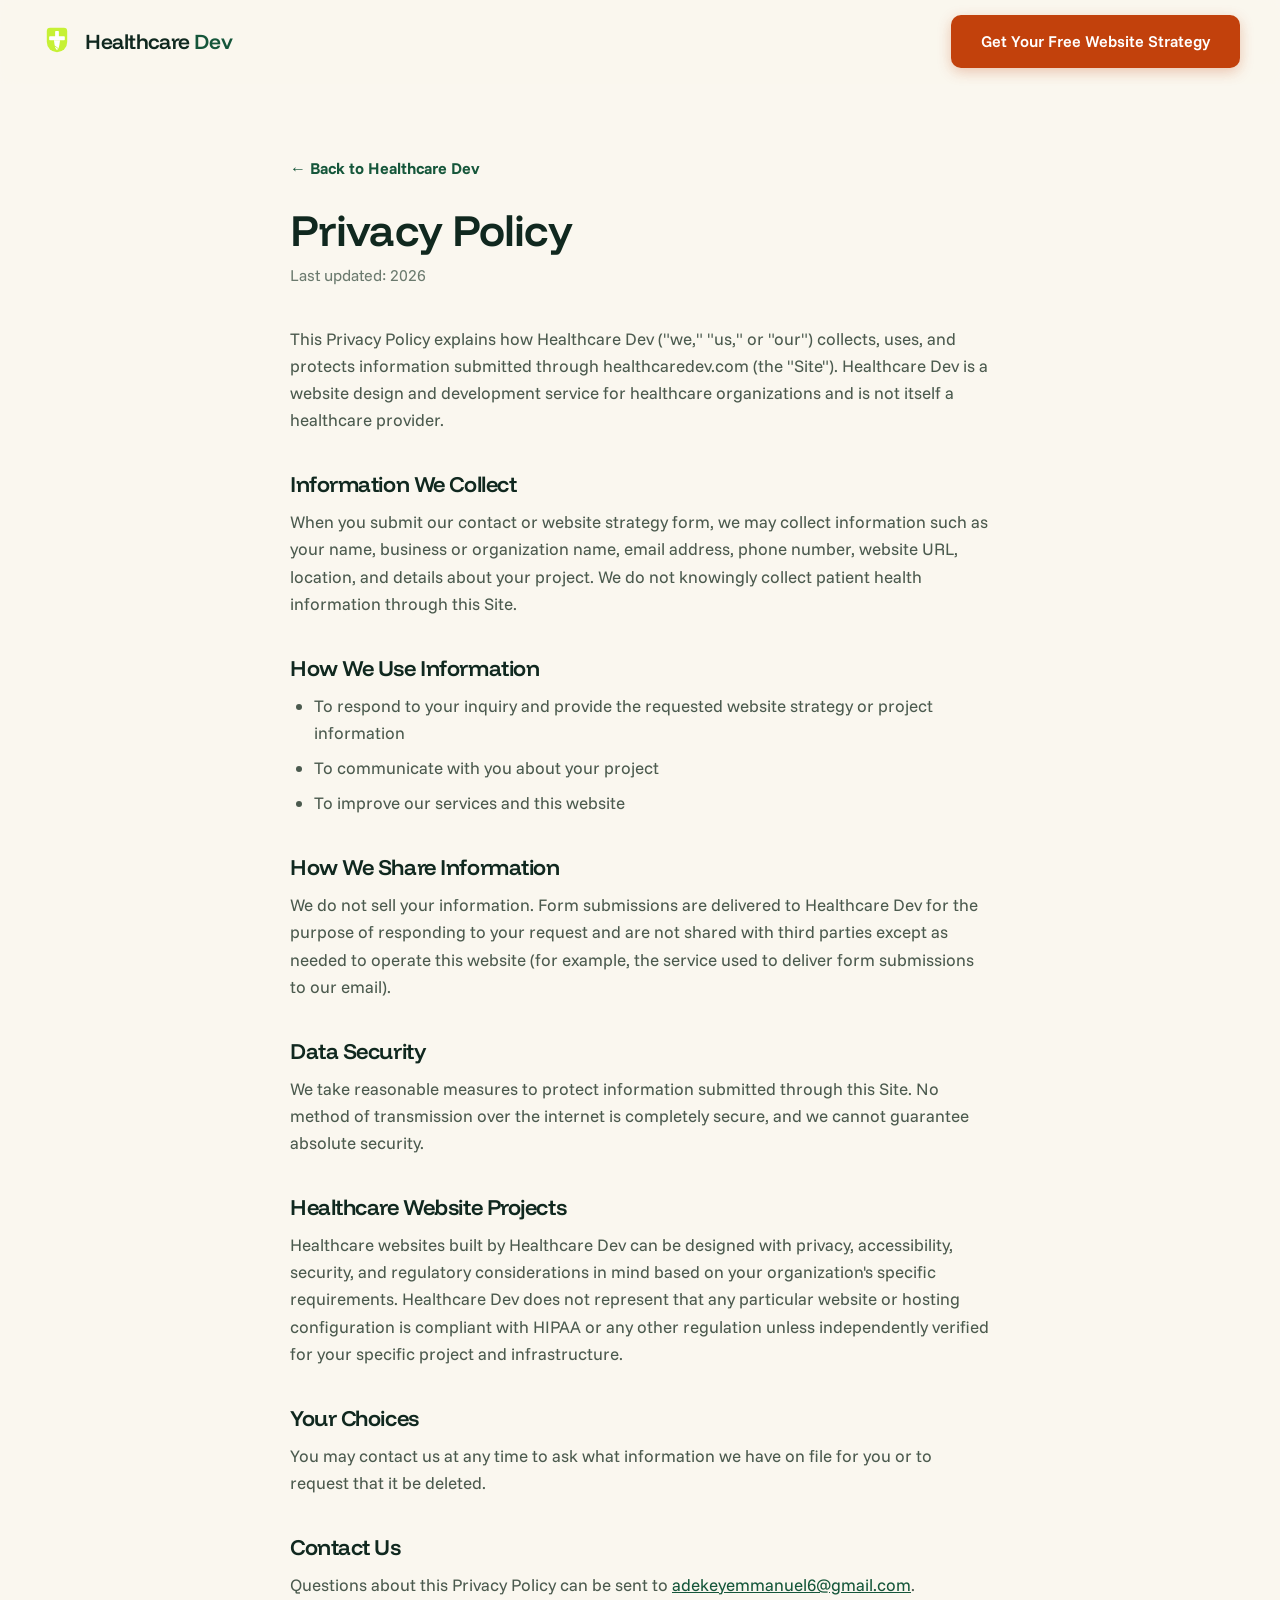
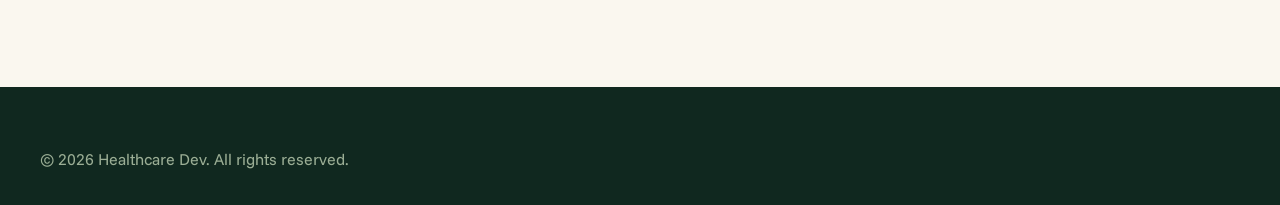
<file: privacy.html>
<!doctype html>
<html lang="en-US">
<head>
<meta charset="UTF-8" />
<meta name="viewport" content="width=device-width, initial-scale=1, viewport-fit=cover" />
<title>Privacy Policy | Healthcare Dev</title>
<meta name="description" content="How Healthcare Dev collects, uses, and protects information submitted through healthcaredev.com." />
<meta name="robots" content="index, follow" />
<link rel="canonical" href="https://www.healthcaredev.com/privacy.html" />
<link rel="icon" type="image/svg+xml" href="assets/favicon.svg" />
<link rel="preconnect" href="https://fonts.googleapis.com" />
<link rel="preconnect" href="https://fonts.gstatic.com" crossorigin />
<link href="https://fonts.googleapis.com/css2?family=Funnel+Display:wght@500;600;700&family=Funnel+Sans:wght@400;500;600;700&display=swap" rel="stylesheet" />
<link rel="stylesheet" href="css/styles.css" />
<style>
  .policy { max-width: 780px; margin: 0 auto; padding-block: 72px; }
  .policy h1 { font-size: clamp(2rem, 4.4vw, 2.75rem); margin-bottom: 10px; }
  .policy .updated { color: var(--slate-light); font-size: 1rem; margin-bottom: 36px; }
  .policy h2 { font-size: 1.375rem; margin-top: 40px; }
  .policy p, .policy li { color: var(--slate); font-size: 1.0625rem; }
  .policy ul { list-style: disc; padding-left: 24px; margin-bottom: 1em; }
  .policy ul li { margin-bottom: 8px; }
  .policy a.back { display: inline-block; margin-bottom: 24px; font-weight: 700; text-decoration: none; color: var(--teal-dark); }
</style>

<!-- Google tag (gtag.js) -->
<script async src="https://www.googletagmanager.com/gtag/js?id=AW-18447413113"></script>
<script>
  window.dataLayer = window.dataLayer || [];
  function gtag(){dataLayer.push(arguments);}
  gtag('js', new Date());

  gtag('config', 'AW-18447413113');
</script>
</head>
<body>
<header class="site-header">
  <div class="container">
    <a href="index.html" class="logo" aria-label="Healthcare Dev home">
      <img class="mark" src="assets/favicon.svg" alt="" width="34" height="34" />
      <span class="word">Healthcare <span class="lab">Dev</span></span>
    </a>
    <div class="header-actions">
      <a class="btn btn-cta header-cta" style="display:inline-flex;" href="index.html#contact">Get Your Free Website Strategy</a>
    </div>
  </div>
</header>

<main id="main">
  <div class="container policy">
    <a class="back" href="index.html">&larr; Back to Healthcare Dev</a>
    <h1>Privacy Policy</h1>
    <p class="updated">Last updated: 2026</p>

    <p>This Privacy Policy explains how Healthcare Dev ("we," "us," or "our") collects, uses, and protects information submitted through healthcaredev.com (the "Site"). Healthcare Dev is a website design and development service for healthcare organizations and is not itself a healthcare provider.</p>

    <h2>Information We Collect</h2>
    <p>When you submit our contact or website strategy form, we may collect information such as your name, business or organization name, email address, phone number, website URL, location, and details about your project. We do not knowingly collect patient health information through this Site.</p>

    <h2>How We Use Information</h2>
    <ul>
      <li>To respond to your inquiry and provide the requested website strategy or project information</li>
      <li>To communicate with you about your project</li>
      <li>To improve our services and this website</li>
    </ul>

    <h2>How We Share Information</h2>
    <p>We do not sell your information. Form submissions are delivered to Healthcare Dev for the purpose of responding to your request and are not shared with third parties except as needed to operate this website (for example, the service used to deliver form submissions to our email).</p>

    <h2>Data Security</h2>
    <p>We take reasonable measures to protect information submitted through this Site. No method of transmission over the internet is completely secure, and we cannot guarantee absolute security.</p>

    <h2>Healthcare Website Projects</h2>
    <p>Healthcare websites built by Healthcare Dev can be designed with privacy, accessibility, security, and regulatory considerations in mind based on your organization's specific requirements. Healthcare Dev does not represent that any particular website or hosting configuration is compliant with HIPAA or any other regulation unless independently verified for your specific project and infrastructure.</p>

    <h2>Your Choices</h2>
    <p>You may contact us at any time to ask what information we have on file for you or to request that it be deleted.</p>

    <h2>Contact Us</h2>
    <p>Questions about this Privacy Policy can be sent to <a href="mailto:adekeyemmanuel6@gmail.com">adekeyemmanuel6@gmail.com</a>.</p>
  </div>
</main>

<footer class="site-footer">
  <div class="container footer-bottom" style="margin-top:0; border-top:0; padding-top:0;">
    <span>&copy; <span id="year"></span> Healthcare Dev. All rights reserved.</span>
  </div>
</footer>
<script>document.getElementById("year").textContent = new Date().getFullYear();</script>
</body>
</html>
</file>
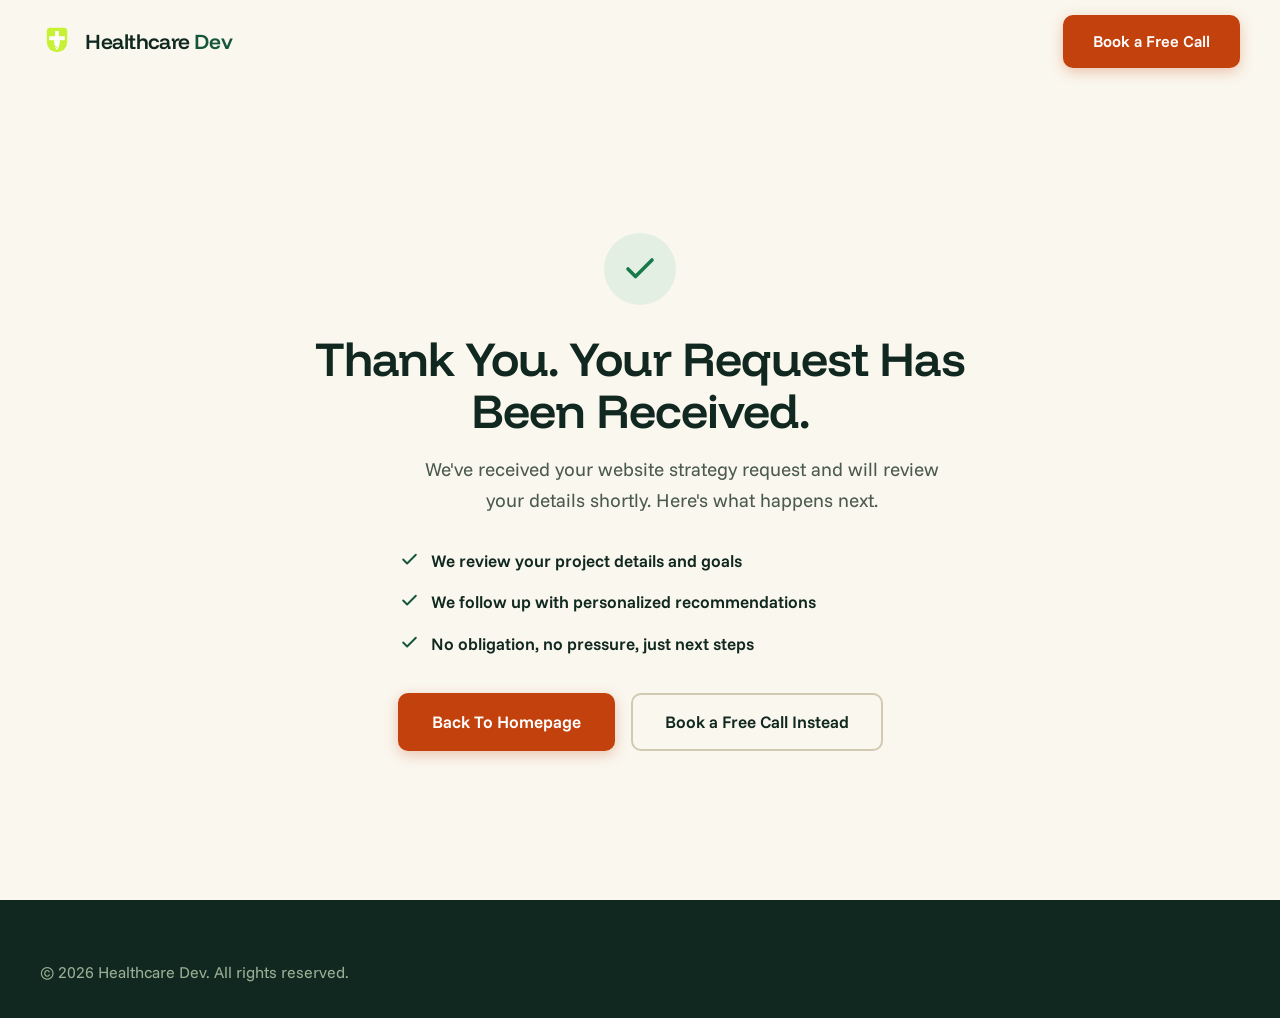
<file: thank-you.html>
<!doctype html>
<html lang="en-US">
<head>
<meta charset="UTF-8" />
<meta name="viewport" content="width=device-width, initial-scale=1, viewport-fit=cover" />
<title>Thank You | Healthcare Dev</title>
<meta name="description" content="Your website strategy request has been received. Healthcare Dev will follow up shortly." />
<meta name="robots" content="noindex, nofollow" />
<link rel="canonical" href="https://www.healthcaredev.com/thank-you" />
<link rel="icon" type="image/svg+xml" href="assets/favicon.svg" />
<link rel="preconnect" href="https://fonts.googleapis.com" />
<link rel="preconnect" href="https://fonts.gstatic.com" crossorigin />
<link href="https://fonts.googleapis.com/css2?family=Funnel+Display:wght@500;600;700&family=Funnel+Sans:wght@400;500;600;700&display=swap" rel="stylesheet" />
<link rel="stylesheet" href="css/styles.css" />
<style>
  .ty-section { min-height: calc(100vh - var(--header-h)); display: flex; align-items: center; }
  .ty-wrap { max-width: 680px; margin-inline: auto; text-align: center; }
  .ty-icon { width: 72px; height: 72px; border-radius: 50%; background: var(--teal-light); color: var(--success); display: flex; align-items: center; justify-content: center; margin: 0 auto 28px; }
  .ty-icon svg { width: 36px; height: 36px; }
  .ty-wrap h1 { font-size: clamp(2rem, 4.4vw, 3rem); margin-bottom: 18px; }
  .ty-wrap p.lede { font-size: 1.1875rem; max-width: 54ch; margin-inline: auto 28px; }
  .ty-steps { text-align: left; max-width: 480px; margin: 32px auto 36px; display: flex; flex-direction: column; gap: 14px; }
  .ty-steps li { display: flex; gap: 12px; align-items: flex-start; font-size: 1.0625rem; color: var(--navy); font-weight: 600; }
  .ty-steps svg { width: 19px; height: 19px; color: var(--teal-dark); margin-top: 3px; flex-shrink: 0; }
</style>

<!-- Google tag (gtag.js) -->
<script async src="https://www.googletagmanager.com/gtag/js?id=AW-18447413113"></script>
<script>
  window.dataLayer = window.dataLayer || [];
  function gtag(){dataLayer.push(arguments);}
  gtag('js', new Date());

  gtag('config', 'AW-18447413113');
</script>
<!--
  This page loads only after a successful form submission, so it also
  doubles as a reliable "page load" trigger for a Google Ads conversion
  action if you'd rather use that instead of (or alongside) the
  "generate_lead" event already fired from js/main.js. To wire it up,
  create a conversion action in Google Ads, then uncomment and fill in
  its label below:

  <script>
    gtag('event', 'conversion', { send_to: 'AW-18447413113/YOUR_CONVERSION_LABEL' });
  </script>
-->
</head>
<body>
<a class="skip-link" href="#main">Skip to main content</a>

<header class="site-header">
  <div class="container">
    <a href="index.html" class="logo" aria-label="Healthcare Dev home">
      <img class="mark" src="assets/favicon.svg" alt="" width="34" height="34" />
      <span class="word">Healthcare <span class="lab">Dev</span></span>
    </a>
    <div class="header-actions">
      <a class="btn btn-cta header-cta" style="display:inline-flex;" href="https://calendly.com/emmanuelwebflow/30mins" target="_blank" rel="noopener">Book a Free Call</a>
    </div>
  </div>
</header>

<main id="main">
  <section class="ty-section">
    <div class="container">
      <div class="ty-wrap">
        <div class="ty-icon">
          <svg viewBox="0 0 24 24" fill="none" stroke="currentColor" stroke-width="2.4"><path d="M20 6L9 17l-5-5" stroke-linecap="round" stroke-linejoin="round"/></svg>
        </div>
        <h1>Thank You. Your Request Has Been Received.</h1>
        <p class="lede">We've received your website strategy request and will review your details shortly. Here's what happens next.</p>
        <ul class="ty-steps">
          <li><svg viewBox="0 0 24 24" fill="none" stroke="currentColor" stroke-width="2.4"><path d="M20 6L9 17l-5-5" stroke-linecap="round" stroke-linejoin="round"/></svg> We review your project details and goals</li>
          <li><svg viewBox="0 0 24 24" fill="none" stroke="currentColor" stroke-width="2.4"><path d="M20 6L9 17l-5-5" stroke-linecap="round" stroke-linejoin="round"/></svg> We follow up with personalized recommendations</li>
          <li><svg viewBox="0 0 24 24" fill="none" stroke="currentColor" stroke-width="2.4"><path d="M20 6L9 17l-5-5" stroke-linecap="round" stroke-linejoin="round"/></svg> No obligation, no pressure, just next steps</li>
        </ul>
        <div class="btn-row" style="justify-content:center;">
          <a class="btn btn-cta btn-lg" data-cta="thank-you-home" href="index.html">Back To Homepage</a>
          <a class="btn btn-secondary btn-lg" data-cta="thank-you-calendly" href="https://calendly.com/emmanuelwebflow/30mins" target="_blank" rel="noopener">Book a Free Call Instead</a>
        </div>
      </div>
    </div>
  </section>
</main>

<footer class="site-footer">
  <div class="container footer-bottom" style="margin-top:0; border-top:0; padding-top:0;">
    <span>&copy; <span id="year"></span> Healthcare Dev. All rights reserved.</span>
  </div>
</footer>
<script>document.getElementById("year").textContent = new Date().getFullYear();</script>
</body>
</html>
</file>
<file: css/styles.css>
/* ==========================================================================
   Healthcare Dev — Landing Page Styles
   Mobile-first. Editorial healthcare-tech system: Funnel Display + Funnel
   Sans, a 1400px content width, a strict 16px text floor, and restrained,
   intentional motion. WCAG 2.2 AA contrast throughout.
   ========================================================================== */

:root {
  --navy: #10281F;
  --navy-2: #163629;
  --slate: #4B5A4E;
  --slate-light: #6B7A6E;
  --teal: #1F6B4A;
  --teal-dark: #15563A;
  --teal-light: #E3EFE2;
  --cta: #C2410C;
  --cta-dark: #9A3412;
  --lime: #C6F135;
  --lime-dark: #9FCB1F;
  --pastel-blue-bg: #DCEEFB; --pastel-blue-fg: #24628F;
  --pastel-amber-bg: #F5EFD1; --pastel-amber-fg: #7A5E12;
  --pastel-purple-bg: #E7E0F7; --pastel-purple-fg: #6B4FA0;
  --pastel-green-bg: #E3EFE2; --pastel-green-fg: #1F6B4A;
  --bg: #FAF7EF;
  --bg-alt: #F1ECDF;
  --bg-card: #FFFFFF;
  --border: #E5DFCF;
  --border-strong: #D2C9B2;
  --success: #187A4B;
  --danger: #B3261E;
  --radius-sm: 8px;
  --radius-md: 12px;
  --radius-lg: 18px;
  --shadow-sm: 0 1px 2px rgba(16, 40, 31, 0.06);
  --shadow-md: 0 10px 30px rgba(16, 40, 31, 0.10);
  --max-width: 1400px;
  --header-h: 84px;
  --ease: cubic-bezier(0.16, 1, 0.3, 1);
  --font-display: "Funnel Display", "Funnel Sans", -apple-system, BlinkMacSystemFont, sans-serif;
  --font-body: "Funnel Sans", -apple-system, BlinkMacSystemFont, "Segoe UI", sans-serif;
  color-scheme: light;
}

*, *::before, *::after { box-sizing: border-box; }
html { scroll-behavior: smooth; scroll-padding-top: calc(var(--header-h) + 12px); font-size: 100%; }
@media (prefers-reduced-motion: reduce) {
  html { scroll-behavior: auto; }
  *, *::before, *::after { animation-duration: 0.01ms !important; animation-iteration-count: 1 !important; transition-duration: 0.01ms !important; scroll-behavior: auto !important; }
}

body {
  margin: 0;
  font-family: var(--font-body);
  font-size: 1rem;
  color: var(--navy);
  background: var(--bg);
  line-height: 1.6;
  -webkit-font-smoothing: antialiased;
  padding-bottom: 0;
}

img { max-width: 100%; display: block; }
a { color: var(--teal-dark); }
h1, h2, h3, h4 {
  font-family: var(--font-display);
  line-height: 1.08;
  margin: 0 0 0.5em;
  font-weight: 600;
  letter-spacing: -0.02em;
}
p { margin: 0 0 1em; color: var(--slate); font-size: 1rem; }
ul { margin: 0; padding: 0; list-style: none; }
button { font-family: inherit; }

.hl { color: var(--teal); }
.hl-lime {
  background: linear-gradient(180deg, transparent 60%, var(--lime) 60%);
  padding-inline: 3px;
  white-space: nowrap;
}

.container {
  width: 100%;
  max-width: var(--max-width);
  margin-inline: auto;
  padding-inline: 24px;
}
@media (min-width: 640px) { .container { padding-inline: 40px; } }
@media (min-width: 1480px) { .container { padding-inline: 0; } }

section { padding-block: 72px; }
@media (min-width: 900px) { section { padding-block: 112px; } }

.section-alt { background: var(--bg-alt); }
.section-dark { background: var(--navy); color: #EAF1F5; }
.section-dark p { color: #C7D2C2; }
.section-dark h2, .section-dark h3 { color: #fff; }

/* Editorial kicker label — a rule + uppercase word, not a pill badge */
.eyebrow {
  display: inline-flex;
  align-items: center;
  gap: 10px;
  font-size: 1rem;
  font-weight: 600;
  letter-spacing: 0.06em;
  text-transform: uppercase;
  color: var(--teal-dark);
  margin-bottom: 20px;
}
.eyebrow::before {
  content: "";
  display: block;
  width: 28px;
  height: 2px;
  background: var(--teal-dark);
  flex-shrink: 0;
}
.section-dark .eyebrow { color: var(--lime); }
.section-dark .eyebrow::before { background: var(--lime); }

.section-head { max-width: 760px; margin-bottom: 48px; }
.section-head.center { margin-inline: auto; text-align: center; }
.section-head.center .eyebrow { justify-content: center; }
.section-head.center .eyebrow::before { display: none; }
.section-head h2 { font-size: clamp(2.1rem, 4.4vw, 3.4rem); color: var(--navy); }
.section-dark .section-head h2 { color: #fff; }
.section-head p { font-size: 1.125rem; max-width: 60ch; }
.section-head.center p { margin-inline: auto; }

/* Focus states */
a:focus-visible, button:focus-visible, input:focus-visible, select:focus-visible,
textarea:focus-visible, summary:focus-visible, [tabindex]:focus-visible {
  outline: 3px solid var(--teal);
  outline-offset: 2px;
  border-radius: 4px;
}

/* ---------------- Buttons ---------------- */
.btn {
  display: inline-flex;
  align-items: center;
  justify-content: center;
  gap: 10px;
  font-weight: 600;
  font-size: 1rem;
  padding: 15px 28px;
  border-radius: 10px;
  border: 2px solid transparent;
  cursor: pointer;
  text-decoration: none;
  transition: transform 0.2s var(--ease), background-color 0.2s var(--ease), border-color 0.2s var(--ease), box-shadow 0.2s var(--ease), color 0.2s var(--ease);
  line-height: 1.2;
  text-align: center;
}
.btn:active { transform: translateY(1px); }
.btn svg { transition: transform 0.25s var(--ease); flex-shrink: 0; }
.btn:hover svg { transform: translateX(4px); }
.btn-cta {
  background: var(--cta);
  color: #fff;
  box-shadow: 0 4px 14px rgba(194, 65, 12, 0.28);
}
.btn-cta:hover { background: var(--cta-dark); box-shadow: 0 8px 22px rgba(194, 65, 12, 0.34); }
.btn-secondary {
  background: transparent;
  border-color: var(--border-strong);
  color: var(--navy);
}
.btn-secondary:hover { border-color: var(--teal); color: var(--teal-dark); background: var(--teal-light); }
.section-dark .btn-secondary, .hero-dark .btn-secondary { border-color: rgba(255,255,255,0.35); color: #fff; }
.section-dark .btn-secondary:hover, .hero-dark .btn-secondary:hover { background: rgba(255,255,255,0.08); border-color: #fff; }
.btn-lime { background: var(--lime); color: var(--navy); box-shadow: 0 4px 14px rgba(198, 241, 35, 0.32); }
.btn-lime:hover { background: var(--lime-dark); box-shadow: 0 8px 22px rgba(198, 241, 35, 0.4); }
.btn-block { width: 100%; }
.btn-lg { padding: 17px 32px; font-size: 1.0625rem; }

.btn-row { display: flex; flex-wrap: wrap; gap: 16px; align-items: center; }

/* ---------------- Header ---------------- */
.site-header {
  position: sticky;
  top: 0;
  z-index: 100;
  height: var(--header-h);
  display: flex;
  align-items: center;
  background: rgba(250, 247, 239, 0.85);
  backdrop-filter: saturate(180%) blur(14px);
  border-bottom: 1px solid transparent;
  transition: border-color 0.3s var(--ease), box-shadow 0.3s var(--ease), background-color 0.3s var(--ease);
}
.site-header.is-scrolled {
  background: rgba(250, 247, 239, 0.96);
  border-bottom-color: var(--border);
  box-shadow: 0 2px 20px rgba(16,40,31,0.06);
}
.site-header .container {
  display: flex;
  align-items: center;
  justify-content: space-between;
  gap: 20px;
}

.logo {
  display: inline-flex;
  align-items: center;
  gap: 11px;
  text-decoration: none;
  color: var(--navy);
}
.logo .mark { flex-shrink: 0; }
.logo .word {
  font-family: var(--font-display);
  font-weight: 600;
  font-size: 1.3125rem;
  letter-spacing: -0.02em;
  color: var(--navy);
}
.logo .word .lab { color: var(--teal-dark); }

.main-nav { display: none; }
.main-nav ul { display: flex; gap: 8px; }
.main-nav a {
  position: relative;
  color: var(--navy);
  text-decoration: none;
  font-weight: 500;
  font-size: 1rem;
  padding: 10px 14px;
  border-radius: 8px;
  transition: background-color 0.2s var(--ease), color 0.2s var(--ease);
}
.main-nav a::after {
  content: "";
  position: absolute;
  left: 14px;
  right: 14px;
  bottom: 5px;
  height: 2px;
  background: var(--teal-dark);
  transform: scaleX(0);
  transform-origin: left;
  transition: transform 0.25s var(--ease);
}
.main-nav a:hover { color: var(--teal-dark); background: rgba(31, 107, 74, 0.07); }
.main-nav a:hover::after { transform: scaleX(1); }

.header-actions { display: flex; align-items: center; gap: 12px; }
.header-cta { display: none; }

.nav-toggle {
  display: inline-flex;
  align-items: center;
  justify-content: center;
  width: 46px;
  height: 46px;
  border-radius: 8px;
  border: 1px solid var(--border-strong);
  background: #fff;
}
.nav-toggle svg { width: 22px; height: 22px; }

.mobile-nav {
  position: fixed;
  inset: var(--header-h) 0 0 0;
  background: var(--bg);
  z-index: 99;
  padding: 24px 24px 32px;
  overflow-y: auto;
  display: none;
}
.mobile-nav.is-open { display: block; }
.mobile-nav ul { display: flex; flex-direction: column; gap: 4px; margin-bottom: 24px; }
.mobile-nav a {
  display: block;
  padding: 16px 4px;
  font-size: 1.1875rem;
  font-family: var(--font-display);
  font-weight: 600;
  color: var(--navy);
  text-decoration: none;
  border-bottom: 1px solid var(--border);
}

@media (min-width: 980px) {
  .main-nav { display: block; }
  .header-cta { display: inline-flex; }
  .nav-toggle { display: none; }
  .mobile-nav { display: none !important; }
}

/* ---------------- Reveal / stagger motion ----------------
   Visible by default so content never depends on JavaScript running.
   Only when the `js` class lands on <html> (see inline script in <head>)
   do elements hide briefly and animate in via IntersectionObserver. */
.reveal { opacity: 1; transform: none; }
html.js .reveal {
  opacity: 0;
  transform: translateY(22px) scale(0.99);
  transition: opacity 0.7s var(--ease), transform 0.7s var(--ease);
}
html.js .reveal.is-visible { opacity: 1; transform: none; }

.stagger > * { transition-delay: calc(var(--i, 0) * 90ms) !important; }

/* Image/media reveal — clip-path + scale, distinct from the plain fade/slide */
html.js .reveal-image {
  clip-path: inset(5% 5% 5% 5% round 18px);
  transform: scale(0.95);
  transition: opacity 0.8s var(--ease), transform 0.8s var(--ease), clip-path 0.8s var(--ease);
}
html.js .reveal-image.is-visible { clip-path: inset(0% round 18px); transform: scale(1); }

/* ---------------- Hero (dark) ---------------- */
.hero { padding-top: 72px; padding-bottom: 88px; overflow: hidden; position: relative; }
@media (min-width: 900px) { .hero { padding-top: 100px; padding-bottom: 110px; } }
.hero-dark { background: var(--navy); }
.hero-dark .texture-grid {
  background-image:
    linear-gradient(rgba(255,255,255,0.05) 1px, transparent 1px),
    linear-gradient(90deg, rgba(255,255,255,0.05) 1px, transparent 1px);
}
.hero-glow {
  position: absolute;
  z-index: 0;
  left: 50%;
  top: -10%;
  width: 900px;
  height: 900px;
  transform: translateX(-50%);
  background: radial-gradient(circle, rgba(198,241,53,0.16), transparent 62%);
  pointer-events: none;
}

.hero-copy-center { position: relative; z-index: 1; max-width: 1300px; margin-inline: auto; text-align: center; }
.hero-badge {
  display: inline-flex;
  align-items: center;
  gap: 10px;
  background: rgba(255,255,255,0.06);
  border: 1px solid rgba(255,255,255,0.14);
  color: #EAF1F5;
  padding: 8px 18px 8px 8px;
  border-radius: 999px;
  font-size: 0.9375rem;
  font-weight: 600;
  text-decoration: none;
  margin-bottom: 28px;
  transition: background-color 0.25s var(--ease), border-color 0.25s var(--ease);
}
.hero-badge:hover { background: rgba(255,255,255,0.1); border-color: rgba(255,255,255,0.24); }
.hero-badge svg { width: 15px; height: 15px; transition: transform 0.25s var(--ease); }
.hero-badge:hover svg { transform: translateX(3px); }
.hero-badge-tag { background: var(--lime); color: var(--navy); font-size: 0.8125rem; font-weight: 800; padding: 3px 10px; border-radius: 999px; }

.hero-copy-center h1 {
  font-size: clamp(2.75rem, 6.6vw, 5.75rem);
  color: #fff;
  margin-bottom: 24px;
  max-width: 21ch;
  margin-inline: auto;
}
/* On the dark hero, the partial "highlighter" gradient (transparent
   top + lime bottom) leaves navy text nearly invisible against the dark
   background wherever it sits over the transparent portion. Use a solid
   full-height lime block instead so the navy text always has contrast. */
.hero-dark .hl-lime {
  background: var(--lime);
  color: var(--navy);
  border-radius: 6px;
  padding-inline: 10px;
}
.hero-copy-center .lede {
  font-size: 1.3125rem;
  line-height: 1.55;
  color: #C7D2C2;
  max-width: 62ch;
  margin-inline: auto;
  margin-bottom: 32px;
}
.hero-trust {
  margin-top: 22px;
  font-size: 1rem;
  color: #90A28C;
  display: flex;
  flex-wrap: wrap;
  justify-content: center;
  gap: 8px 12px;
  align-items: center;
}
.hero-dark .btn-row { justify-content: center; }
.hero-trust a { color: var(--lime); font-weight: 600; text-decoration: none; }
.hero-trust a:hover { text-decoration: underline; }
.hero-trust .dot { color: #3E5347; }

/* ---------------- Trust bar ---------------- */
.trust-list { display: grid; gap: 16px; grid-template-columns: repeat(2, 1fr); }
@media (min-width: 720px) { .trust-list { grid-template-columns: repeat(5, 1fr); } }
.trust-item { display: flex; flex-direction: column; align-items: center; text-align: center; gap: 12px; padding: 20px 12px; }
.trust-item .icon { width: 52px; height: 52px; border-radius: 14px; background: var(--pastel-blue-bg); color: var(--pastel-blue-fg); display: flex; align-items: center; justify-content: center; }
.trust-item .icon svg { width: 24px; height: 24px; }
.trust-item span.label { font-size: 1rem; font-weight: 600; color: var(--navy); }
.trust-item:nth-child(4n+2) .icon { background: var(--pastel-amber-bg); color: var(--pastel-amber-fg); }
.trust-item:nth-child(4n+3) .icon { background: var(--pastel-purple-bg); color: var(--pastel-purple-fg); }
.trust-item:nth-child(4n+4) .icon { background: var(--pastel-green-bg); color: var(--pastel-green-fg); }

/* ---------------- Card grids ---------------- */
.grid { display: grid; gap: 22px; }
.grid-2 { grid-template-columns: 1fr; }
.grid-3 { grid-template-columns: 1fr; }
.grid-4 { grid-template-columns: 1fr; }
@media (min-width: 640px) {
  .grid-2 { grid-template-columns: repeat(2, 1fr); }
  .grid-3 { grid-template-columns: repeat(2, 1fr); }
  .grid-4 { grid-template-columns: repeat(2, 1fr); }
}
@media (min-width: 980px) {
  .grid-3 { grid-template-columns: repeat(3, 1fr); }
  .grid-4 { grid-template-columns: repeat(4, 1fr); }
}

.card {
  background: var(--bg-card);
  border: 1px solid var(--border);
  border-radius: var(--radius-md);
  padding: 28px 24px;
  transition: box-shadow 0.3s var(--ease), border-color 0.3s var(--ease), transform 0.3s var(--ease);
}
.card:hover { box-shadow: var(--shadow-md); border-color: var(--border-strong); transform: translateY(-3px); }
.card .icon {
  width: 46px; height: 46px; border-radius: 11px;
  background: var(--navy); color: var(--lime);
  display: flex; align-items: center; justify-content: center;
  margin-bottom: 18px;
  box-shadow: inset 0 0 0 1px rgba(255,255,255,0.06);
}
.card .icon svg { width: 22px; height: 22px; }
.card h3 { font-size: 1.1875rem; margin-bottom: 8px; color: var(--navy); }
.card p { font-size: 1rem; margin-bottom: 0; }

.card.problem .icon { background: var(--cta-dark); color: #fff; }

.center-cta { text-align: center; margin-top: 44px; }

/* ---------------- Editorial numbered rows (Services) ---------------- */
.row-list { display: flex; flex-direction: column; }
.row-item {
  display: flex;
  gap: 24px;
  padding-block: 32px;
  border-top: 1px solid var(--border);
  align-items: flex-start;
}
.row-list .row-item:last-child { border-bottom: 1px solid var(--border); }
.row-item .row-num {
  flex: 0 0 auto;
  font-family: var(--font-display);
  font-size: 1.125rem;
  font-weight: 600;
  color: var(--slate-light);
  padding-top: 6px;
  min-width: 40px;
}
.row-item .row-body {
  display: flex;
  flex-direction: column;
  gap: 14px;
  flex: 1;
  min-width: 0;
}
@media (min-width: 780px) {
  .row-item .row-body { flex-direction: row; align-items: center; gap: 40px; }
  .row-item .row-heading { flex: 0 0 340px; }
  .row-item .row-desc { flex: 1; margin: 0; max-width: none; }
}
.row-item .row-heading { display: flex; align-items: center; gap: 16px; min-width: 0; }
.row-item h3 { font-size: 1.375rem; margin: 0; color: var(--navy); min-width: 0; }
.row-item .row-desc { font-size: 1.0625rem; margin: 0; max-width: 56ch; }
.row-icon {
  flex-shrink: 0;
  width: 52px; height: 52px; border-radius: 14px;
  background: var(--pastel-blue-bg); color: var(--pastel-blue-fg);
  display: flex; align-items: center; justify-content: center;
}
.row-icon svg { width: 23px; height: 23px; }
.row-list .row-item:nth-of-type(4n+2) .row-icon,
.why-list li:nth-of-type(4n+2) .row-icon { background: var(--pastel-amber-bg); color: var(--pastel-amber-fg); }
.row-list .row-item:nth-of-type(4n+3) .row-icon,
.why-list li:nth-of-type(4n+3) .row-icon { background: var(--pastel-purple-bg); color: var(--pastel-purple-fg); }
.row-list .row-item:nth-of-type(4n+4) .row-icon,
.why-list li:nth-of-type(4n+4) .row-icon { background: var(--pastel-green-bg); color: var(--pastel-green-fg); }
.section-dark .row-icon { background: rgba(255,255,255,0.08); color: var(--lime); }
.section-dark .row-item { border-color: rgba(255,255,255,0.14); }
.section-dark .row-item h3 { color: #fff; }
.section-dark .row-item .row-num { color: #90A28C; }

/* ---------------- Why Healthcare Dev (split intro + list) ---------------- */
.why-wrap { display: grid; gap: 20px; }
@media (min-width: 900px) { .why-wrap { grid-template-columns: 0.8fr 1.2fr; gap: 64px; align-items: start; } }
.why-intro { position: relative; }
@media (min-width: 900px) { .why-intro { position: sticky; top: calc(var(--header-h) + 40px); } }
.why-intro h2 { font-size: clamp(1.9rem, 3.6vw, 2.75rem); }
.why-intro p { font-size: 1.125rem; }
.why-list { display: flex; flex-direction: column; }
.why-list li { display: flex; gap: 20px; align-items: flex-start; padding-block: 26px; border-top: 1px solid var(--border-strong); }
.why-list li > div:last-child { flex: 1; min-width: 0; }
.why-list li:last-child { border-bottom: 1px solid var(--border-strong); }
.why-list h3 { font-size: 1.1875rem; margin-bottom: 6px; }
.why-list p { font-size: 1.0625rem; margin: 0; }

/* ---------------- Solution features ---------------- */
.feature-row { display: grid; gap: 18px; }
@media (min-width: 720px) { .feature-row { grid-template-columns: repeat(2, 1fr); gap: 24px; } }
@media (min-width: 1080px) { .feature-row { grid-template-columns: repeat(3, 1fr); } }
.feature { display: flex; gap: 18px; padding: 24px; border-radius: var(--radius-md); background: var(--bg-card); border: 1px solid var(--border); }
.feature .num { flex-shrink: 0; width: 42px; height: 42px; border-radius: 10px; background: var(--navy); color: #fff; display: flex; align-items: center; justify-content: center; font-family: var(--font-display); font-weight: 600; font-size: 1rem; }
.feature h3 { font-size: 1.125rem; margin-bottom: 6px; }
.feature p { font-size: 1rem; margin: 0; }

/* ---------------- Before / After ---------------- */
.ba-wrap { display: grid; gap: 20px; align-items: stretch; }
@media (min-width: 780px) { .ba-wrap { grid-template-columns: 1fr auto 1fr; } }
.ba-card { border-radius: var(--radius-lg); padding: 28px; border: 1px solid var(--border); }
.ba-card.before { background: #F7F2EF; }
.ba-card.after { background: var(--teal-light); border-color: #D3E7C4; }
.ba-card h3 { display: flex; align-items: center; gap: 10px; font-size: 1.1875rem; margin-bottom: 18px; }
.ba-tag { font-size: 1rem; font-weight: 700; letter-spacing: 0.04em; text-transform: uppercase; padding: 4px 12px; border-radius: 6px; }
.ba-card.before .ba-tag { background: #EADDD5; color: #8A4A22; }
.ba-card.after .ba-tag { background: #D9F0C9; color: var(--teal-dark); }
.ba-card ul { display: flex; flex-direction: column; gap: 12px; }
.ba-card li { display: flex; align-items: flex-start; gap: 10px; font-size: 1.0625rem; color: var(--slate); }
.ba-card li svg { width: 18px; height: 18px; flex-shrink: 0; margin-top: 3px; }
.ba-card.before li svg { color: #B3261E; }
.ba-card.after li svg { color: var(--success); }
.ba-arrow { display: flex; align-items: center; justify-content: center; color: var(--teal); }
.ba-arrow svg { width: 32px; height: 32px; }
@media (max-width: 779px) { .ba-arrow svg { transform: rotate(90deg); margin: 0 auto; } }

/* ---------------- Process ---------------- */
.process-list { display: grid; gap: 20px; }
@media (min-width: 900px) { .process-list { grid-template-columns: repeat(4, 1fr); } }
.process-step { padding: 28px 24px; border-radius: var(--radius-md); background: var(--bg-card); border: 1px solid var(--border); position: relative; }
.process-step .step-num { font-size: 1rem; font-weight: 700; color: var(--teal-dark); letter-spacing: 0.02em; margin-bottom: 12px; display: block; font-family: var(--font-display); }
.process-step h3 { font-size: 1.1875rem; margin-bottom: 8px; }
.process-step p { font-size: 1rem; margin: 0; }

/* ---------------- Portfolio ---------------- */
.portfolio-image {
  display: block;
  aspect-ratio: 4 / 3;
  border-radius: var(--radius-lg);
  background: linear-gradient(160deg, var(--teal-light), #fff 70%);
  border: 1px solid var(--border);
  overflow: hidden;
  position: relative;
  box-shadow: var(--shadow-sm);
  transition: box-shadow 0.3s var(--ease), transform 0.3s var(--ease);
}
.portfolio-image:hover { box-shadow: var(--shadow-md); transform: translateY(-3px); }
.portfolio-image img { position: absolute; inset: 0; width: 100%; height: 100%; object-fit: cover; transition: transform 0.5s var(--ease); }
.portfolio-image:hover img { transform: scale(1.04); }

/* ==========================================================================
   Carousel — native scroll-snap track, works with touch/trackpad by
   default; JS only adds arrow buttons, dot pagination, and keyboard support.
   ========================================================================== */
.carousel { position: relative; }
.carousel-track {
  display: flex;
  gap: 24px;
  overflow-x: auto;
  scroll-snap-type: x mandatory;
  scroll-padding-left: 4px;
  padding-bottom: 4px;
  -webkit-overflow-scrolling: touch;
  scrollbar-width: none;
}
.carousel-track::-webkit-scrollbar { display: none; }
.carousel-slide {
  flex: 0 0 100%;
  scroll-snap-align: start;
  min-width: 0;
}
@media (min-width: 640px) { .carousel-slide { flex-basis: calc(50% - 12px); } }
@media (min-width: 1080px) { .carousel-slide { flex-basis: calc(33.333% - 16px); } }

.carousel-controls {
  display: flex;
  align-items: center;
  justify-content: center;
  gap: 20px;
  margin-top: 28px;
  max-width: 100%;
}
.carousel-arrow {
  width: 46px; height: 46px;
  border-radius: 50%;
  border: 1.5px solid var(--border-strong);
  background: var(--bg-card);
  color: var(--navy);
  display: flex; align-items: center; justify-content: center;
  cursor: pointer;
  flex-shrink: 0;
  transition: background-color 0.2s var(--ease), border-color 0.2s var(--ease), transform 0.2s var(--ease);
}
.carousel-arrow:hover { background: var(--teal-light); border-color: var(--teal); transform: translateY(-2px); }
.carousel-arrow svg { width: 20px; height: 20px; }
.carousel-arrow:disabled { opacity: 0.5; cursor: default; transform: none; background: var(--bg-card); border-color: var(--border-strong); }
.section-dark .carousel-arrow { background: rgba(255,255,255,0.06); border-color: rgba(255,255,255,0.18); color: #fff; }
.section-dark .carousel-arrow:hover { background: rgba(255,255,255,0.12); border-color: #fff; }
.section-dark .carousel-arrow:disabled { opacity: 1; background: rgba(255,255,255,0.03); border-color: rgba(255,255,255,0.1); color: rgba(255,255,255,0.35); }

/* A carousel with many slides (e.g. a 20-image portfolio) produces a
   dot row wider than the viewport. Flex items default to min-width:auto,
   which would rather overflow the page than shrink below that content
   width — min-width:0 lets it shrink and scroll internally instead,
   so the arrow buttons on either side never get pushed off-screen. */
.carousel-dots {
  display: flex;
  align-items: center;
  gap: 9px;
  min-width: 0;
  overflow-x: auto;
  scrollbar-width: none;
  -webkit-overflow-scrolling: touch;
}
.carousel-dots::-webkit-scrollbar { display: none; }
.carousel-dots button {
  width: 9px; height: 9px;
  border-radius: 50%;
  border: none;
  padding: 0;
  background: var(--border-strong);
  cursor: pointer;
  flex-shrink: 0;
  transition: background-color 0.2s var(--ease), transform 0.2s var(--ease);
}
.carousel-dots button.is-active { background: var(--teal); transform: scale(1.3); }
.section-dark .carousel-dots button { background: rgba(255,255,255,0.25); }
.section-dark .carousel-dots button.is-active { background: var(--lime); }

/* ---------------- Testimonials (dark carousel) ---------------- */
.testimonial-card {
  height: 100%;
  background: var(--navy-2);
  border: 1px solid rgba(255,255,255,0.08);
  border-radius: var(--radius-lg);
  padding: 32px 28px;
  display: flex;
  flex-direction: column;
  gap: 20px;
}
.testimonial-stars { display: flex; gap: 4px; color: #F5B335; }
.testimonial-stars svg { width: 17px; height: 17px; }
.testimonial-card p { color: #EAF1EA; font-size: 1.0625rem; line-height: 1.6; margin: 0; flex: 1; }
.testimonial-person { display: flex; align-items: center; gap: 12px; }
.testimonial-avatar {
  width: 44px; height: 44px; border-radius: 50%;
  background: rgba(255,255,255,0.08);
  color: var(--lime);
  display: flex; align-items: center; justify-content: center;
  font-family: var(--font-display); font-weight: 600; font-size: 0.9375rem;
  flex-shrink: 0;
}
.testimonial-avatar.pastel-1 { background: var(--pastel-blue-bg); color: var(--pastel-blue-fg); }
.testimonial-avatar.pastel-2 { background: var(--pastel-amber-bg); color: var(--pastel-amber-fg); }
.testimonial-avatar.pastel-3 { background: var(--pastel-purple-bg); color: var(--pastel-purple-fg); }
.testimonial-avatar.pastel-4 { background: var(--pastel-green-bg); color: var(--pastel-green-fg); }
.testimonial-avatar.pastel-5 { background: var(--pastel-blue-bg); color: var(--pastel-blue-fg); }
.testimonial-name { font-weight: 700; color: #fff; font-size: 1rem; }
.testimonial-role { font-size: 0.9375rem; color: #90A28C; }
.testimonial-placeholder-card {
  height: 100%;
  border: 1.5px dashed rgba(255,255,255,0.2);
  border-radius: var(--radius-lg);
  padding: 40px 28px;
  display: flex;
  flex-direction: column;
  align-items: center;
  justify-content: center;
  text-align: center;
  gap: 12px;
  color: #90A28C;
}
.testimonial-placeholder-card svg { width: 28px; height: 28px; color: rgba(255,255,255,0.25); }
.testimonial-placeholder-card p { margin: 0; font-size: 1rem; max-width: 32ch; }

/* ---------------- Ads message match ---------------- */
.match-section { text-align: center; }
.match-section .section-head { margin-inline: auto; }
.match-location { display: inline-flex; align-items: center; gap: 8px; font-size: 1rem; font-weight: 700; color: var(--teal-dark); background: var(--teal-light); padding: 9px 18px; border-radius: 999px; margin-top: 8px; }
.match-location svg { width: 17px; height: 17px; }

/* ---------------- Objections ---------------- */
.objection-grid { display: grid; gap: 22px; }
@media (min-width: 780px) { .objection-grid { grid-template-columns: repeat(2, 1fr); } }
.objection { padding: 22px 24px; border-left: 3px solid var(--teal); background: var(--bg-card); border-radius: 0 var(--radius-sm) var(--radius-sm) 0; border-top: 1px solid var(--border); border-right: 1px solid var(--border); border-bottom: 1px solid var(--border); }
.objection h3 { font-size: 1.0625rem; margin-bottom: 8px; color: var(--navy); }
.objection p { font-size: 1rem; margin: 0; }

/* ---------------- FAQ Accordion ---------------- */
.faq-list { display: flex; flex-direction: column; gap: 12px; max-width: 860px; margin-inline: auto; }
.faq-item { background: var(--bg-card); border: 1px solid var(--border); border-radius: var(--radius-md); overflow: hidden; }
.faq-item summary { cursor: pointer; list-style: none; padding: 20px 24px; font-weight: 600; font-family: var(--font-display); font-size: 1.125rem; color: var(--navy); display: flex; align-items: center; justify-content: space-between; gap: 14px; }
.faq-item summary::-webkit-details-marker { display: none; }
.faq-item summary .chev { flex-shrink: 0; width: 22px; height: 22px; color: var(--teal-dark); transition: transform 0.3s var(--ease); }
.faq-item[open] summary .chev { transform: rotate(180deg); }
.faq-item .faq-answer { padding: 0 24px 22px; font-size: 1.0625rem; color: var(--slate); }

/* ---------------- Final CTA ---------------- */
.final-cta { text-align: center; }
.final-cta h2 { font-size: clamp(2.25rem, 5vw, 3.75rem); max-width: 16ch; margin-inline: auto; margin-bottom: 24px; }
.final-cta p.lede { max-width: 56ch; margin-inline: auto; font-size: 1.1875rem; }
.final-cta .btn-row { justify-content: center; margin-top: 30px; }
.final-cta .reassure { margin-top: 20px; font-size: 1rem; color: #AEC0A8; }

/* ---------------- Contact Form ---------------- */
.contact-wrap { display: grid; gap: 40px; }
@media (min-width: 980px) { .contact-wrap { grid-template-columns: 0.85fr 1.15fr; align-items: flex-start; } }

/* Grid items default to a content-based automatic minimum width, so a
   long unbreakable label anywhere inside (a CTA button, say) can stretch
   the whole column wider than the viewport on narrow phones. min-width: 0
   lets these shrink to the grid track's actual width instead. */
.contact-side, .form-card { min-width: 0; }

.contact-side h2 { font-size: clamp(1.75rem, 3.4vw, 2.5rem); }
.contact-points { display: flex; flex-direction: column; gap: 16px; margin-top: 26px; }
.contact-points li { display: flex; gap: 12px; align-items: flex-start; font-size: 1.0625rem; color: var(--navy); font-weight: 600; }
.contact-points svg { width: 19px; height: 19px; color: var(--teal-dark); margin-top: 2px; flex-shrink: 0; }
.contact-direct { margin-top: 28px; padding-top: 24px; border-top: 1px solid var(--border); font-size: 1rem; }
.contact-direct a { color: var(--teal-dark); font-weight: 700; text-decoration: none; }
.contact-direct a:hover { text-decoration: underline; }

.form-card { background: var(--bg-card); border: 1px solid var(--border); border-radius: var(--radius-lg); padding: 28px 22px; box-shadow: var(--shadow-sm); }
@media (min-width: 640px) { .form-card { padding: 38px; } }

.form-fieldset { border: 0; padding: 0; margin: 0 0 26px; }
.form-fieldset legend { font-size: 1rem; font-weight: 700; letter-spacing: 0.05em; text-transform: uppercase; color: var(--teal-dark); margin-bottom: 16px; padding: 0; }
.form-grid { display: grid; gap: 18px; }
@media (min-width: 560px) { .form-grid.cols-2 { grid-template-columns: 1fr 1fr; } }

.field { display: flex; flex-direction: column; gap: 7px; }
.field label { font-size: 1rem; font-weight: 700; color: var(--navy); }
.field .hint { font-size: 1rem; color: var(--slate-light); font-weight: 400; }
.field input[type="text"], .field input[type="email"], .field input[type="tel"], .field input[type="url"], .field select, .field textarea {
  font: inherit;
  font-size: 1rem;
  padding: 13px 15px;
  border-radius: 9px;
  border: 1.5px solid var(--border-strong);
  background: #fff;
  color: var(--navy);
  width: 100%;
  /* Native <select> boxes compute their height from internal font
     metrics rather than the inherited line-height, so they can render
     a few pixels shorter than a sibling <input> using the same
     padding/border — misaligning side-by-side rows like state/city.
     Pin an explicit height so every control matches exactly. */
  height: 53px;
}
.field textarea { resize: vertical; min-height: 120px; height: auto; }
.field input:focus, .field select:focus, .field textarea:focus { border-color: var(--teal); }
.field input[aria-invalid="true"], .field select[aria-invalid="true"], .field textarea[aria-invalid="true"] { border-color: var(--danger); }
.field-error { font-size: 1rem; color: var(--danger); font-weight: 600; min-height: 1em; }

.chip-group { display: flex; flex-wrap: wrap; gap: 10px; }
.chip { position: relative; }
.chip input { position: absolute; opacity: 0; width: 100%; height: 100%; cursor: pointer; margin: 0; }
.chip span { display: inline-flex; align-items: center; gap: 6px; padding: 10px 16px; border-radius: 8px; border: 1.5px solid var(--border-strong); font-size: 1rem; font-weight: 600; color: var(--navy); background: #fff; transition: all 0.2s var(--ease); }
.chip input:checked + span { background: var(--teal-light); border-color: var(--teal); color: var(--teal-dark); }
.chip input:focus-visible + span { outline: 3px solid var(--teal); outline-offset: 2px; }

.radio-row { display: flex; gap: 18px; flex-wrap: wrap; }
.radio-row label { display: flex; align-items: center; gap: 8px; font-size: 1rem; font-weight: 600; color: var(--navy); }
.radio-row input { width: 19px; height: 19px; accent-color: var(--teal); }

.consent-row { display: flex; align-items: flex-start; gap: 10px; margin-top: 8px; }
.consent-row input { width: 19px; height: 19px; margin-top: 2px; accent-color: var(--teal); flex-shrink: 0; }
.consent-row label { font-size: 1rem; color: var(--slate); }
.consent-row a { color: var(--teal-dark); }

.hp-field { position: absolute; left: -9999px; top: -9999px; width: 1px; height: 1px; overflow: hidden; }

.form-submit-note { font-size: 1rem; color: var(--slate-light); text-align: center; margin-top: 14px; }
.form-status { border-radius: var(--radius-sm); padding: 15px 18px; font-size: 1rem; font-weight: 600; margin-bottom: 20px; display: none; }
.form-status.is-visible { display: block; }
.form-status.error { background: #FBEAEA; color: var(--danger); border: 1px solid #F0C6C4; }

[hidden] { display: none !important; }

/* ---------------- Sticky mobile CTA ---------------- */
.sticky-cta { position: fixed; left: 0; right: 0; bottom: 0; z-index: 90; background: #fff; border-top: 1px solid var(--border); padding: 12px 18px calc(12px + env(safe-area-inset-bottom, 0px)); box-shadow: 0 -6px 20px rgba(16,40,31,0.08); transform: translateY(0); transition: transform 0.3s var(--ease); }
.sticky-cta.is-hidden { transform: translateY(110%); }
.sticky-cta .btn { width: 100%; }
@media (min-width: 980px) { .sticky-cta { display: none; } }
body.has-sticky-cta { padding-bottom: 80px; }
@media (min-width: 980px) { body.has-sticky-cta { padding-bottom: 0; } }

/* ---------------- Back to top ---------------- */
.back-to-top {
  position: fixed;
  right: 18px;
  bottom: 18px;
  z-index: 95;
  width: 48px;
  height: 48px;
  border-radius: 50%;
  border: 1.5px solid var(--border-strong);
  background: var(--bg-card);
  color: var(--navy);
  display: flex;
  align-items: center;
  justify-content: center;
  cursor: pointer;
  box-shadow: var(--shadow-md);
  opacity: 0;
  visibility: hidden;
  transform: translateY(12px);
  transition: opacity 0.25s var(--ease), transform 0.25s var(--ease), visibility 0.25s, background-color 0.2s var(--ease), border-color 0.2s var(--ease);
}
.back-to-top.is-visible { opacity: 1; visibility: visible; transform: none; }
.back-to-top:hover { background: var(--teal-light); border-color: var(--teal); }
.back-to-top svg { width: 20px; height: 20px; }
body.has-sticky-cta .back-to-top { bottom: calc(80px + env(safe-area-inset-bottom, 0px) + 12px); }
@media (min-width: 980px) { body.has-sticky-cta .back-to-top { bottom: 18px; } }

/* ---------------- Footer ---------------- */
.site-footer { background: var(--navy); color: #C7D2C2; padding-block: 60px 32px; }
.footer-top { display: grid; gap: 40px; }
@media (min-width: 780px) { .footer-top { grid-template-columns: 1.4fr 1fr 1fr; } }
.footer-brand .logo .word { color: #fff; }
.footer-brand .logo .word .lab { color: var(--lime); }
.footer-brand p { margin-top: 16px; max-width: 34ch; font-size: 1rem; }
.footer-col h4 { color: #fff; font-family: var(--font-display); font-size: 1rem; font-weight: 600; letter-spacing: 0.02em; margin-bottom: 16px; }
.footer-col ul { display: flex; flex-direction: column; gap: 12px; }
.footer-col a { color: #C7D2C2; text-decoration: none; font-size: 1rem; }
.footer-col a:hover { color: #fff; text-decoration: underline; }
.footer-bottom { margin-top: 44px; padding-top: 24px; border-top: 1px solid rgba(255,255,255,0.12); font-size: 1rem; color: #9BAE95; display: flex; flex-wrap: wrap; gap: 12px; justify-content: space-between; }

/* ---------------- Utility ---------------- */
.visually-hidden { position: absolute !important; width: 1px; height: 1px; padding: 0; margin: -1px; overflow: hidden; clip: rect(0,0,0,0); white-space: nowrap; border: 0; }
.skip-link { position: absolute; left: 12px; top: -60px; background: var(--navy); color: #fff; padding: 12px 18px; border-radius: 8px; z-index: 200; transition: top 0.2s var(--ease); text-decoration: none; font-weight: 700; }
.skip-link:focus { top: 12px; }

/* ==========================================================================
   Subtle texture — a faint engineered grid, used sparingly instead of
   decorative color blobs. Reads as intentional/systemic, not generic-AI.
   ========================================================================== */
.texture-host { position: relative; overflow: hidden; }
.texture-host > .container { position: relative; z-index: 1; }
.texture-grid {
  position: absolute;
  inset: 0;
  z-index: 0;
  pointer-events: none;
  background-image:
    linear-gradient(rgba(16, 40, 31, 0.05) 1px, transparent 1px),
    linear-gradient(90deg, rgba(16, 40, 31, 0.05) 1px, transparent 1px);
  background-size: 64px 64px;
  -webkit-mask: radial-gradient(ellipse 70% 60% at 50% 0%, #000 40%, transparent 85%);
  mask: radial-gradient(ellipse 70% 60% at 50% 0%, #000 40%, transparent 85%);
}
.section-dark .texture-grid {
  background-image:
    linear-gradient(rgba(255,255,255,0.05) 1px, transparent 1px),
    linear-gradient(90deg, rgba(255,255,255,0.05) 1px, transparent 1px);
}

/* ---------------- Marquee trust strip ---------------- */
.marquee { border-top: 1px solid var(--border); border-bottom: 1px solid var(--border); background: var(--bg-card); padding-block: 20px; overflow: hidden; }
.marquee-track { display: flex; gap: 52px; width: max-content; animation: marquee-scroll 34s linear infinite; }
.marquee:hover .marquee-track { animation-play-state: paused; }
.marquee-item { display: inline-flex; align-items: center; gap: 10px; font-family: var(--font-display); font-weight: 600; font-size: 1.0625rem; color: var(--slate); white-space: nowrap; }
.marquee-item svg { width: 18px; height: 18px; color: var(--teal); flex-shrink: 0; }
@keyframes marquee-scroll { from { transform: translateX(0); } to { transform: translateX(-50%); } }
@media (prefers-reduced-motion: reduce) { .marquee-track { animation: none; } }

/* ---------------- About / Founder section ---------------- */
.about-wrap { display: grid; gap: 40px; align-items: center; }
@media (min-width: 940px) { .about-wrap { grid-template-columns: 0.85fr 1.15fr; gap: 64px; } }
.about-wrap > div { min-width: 0; }

.monogram-card {
  position: relative;
  aspect-ratio: 4 / 5;
  border-radius: var(--radius-lg);
  background: linear-gradient(155deg, var(--navy-2), var(--navy) 60%);
  display: flex; align-items: center; justify-content: center;
  overflow: hidden; box-shadow: var(--shadow-md);
  max-width: 380px; margin-inline: auto;
}
.monogram-card .monogram-photo { position: absolute; inset: 0; width: 100%; height: 100%; object-fit: cover; z-index: 1; }
.monogram-card .role-chip { position: absolute; bottom: 22px; left: 22px; right: 22px; z-index: 2; background: rgba(16, 40, 31, 0.55); backdrop-filter: blur(6px); border: 1px solid rgba(255,255,255,0.18); border-radius: var(--radius-sm); padding: 13px 15px; color: #fff; font-size: 1rem; font-weight: 600; text-align: center; }

.about-copy h2 { font-size: clamp(1.9rem, 3.6vw, 2.75rem); }
.about-points { display: flex; flex-direction: column; gap: 14px; margin: 24px 0 30px; }
.about-points li { display: flex; gap: 12px; align-items: flex-start; font-size: 1.0625rem; color: var(--navy); font-weight: 600; }
.about-points svg { width: 19px; height: 19px; color: var(--teal); margin-top: 3px; flex-shrink: 0; }

/* ---------------- Comparison table (DIY vs Healthcare Dev) ---------------- */
.compare-wrap { display: grid; gap: 0; border: 1px solid var(--border); border-radius: var(--radius-lg); overflow: hidden; background: var(--bg-card); box-shadow: var(--shadow-sm); }
@media (min-width: 720px) { .compare-wrap { grid-template-columns: 1fr 1fr; } }
.compare-col { padding: 32px 28px; }
.compare-col.featured { background: var(--navy); color: #fff; position: relative; }
.compare-col.featured::before { content: "Recommended"; position: absolute; top: 20px; right: 20px; background: var(--lime); color: var(--navy); font-size: 1rem; font-weight: 800; letter-spacing: 0.04em; text-transform: uppercase; padding: 5px 12px; border-radius: 999px; }
.compare-col h3 { font-size: 1.25rem; margin-bottom: 20px; }
.compare-col.featured h3 { color: #fff; }
.compare-col ul { display: flex; flex-direction: column; gap: 15px; }
.compare-col li { display: flex; gap: 10px; align-items: flex-start; font-size: 1.0625rem; }
.compare-col li svg { width: 18px; height: 18px; margin-top: 3px; flex-shrink: 0; }
.compare-col:not(.featured) li svg { color: var(--slate-light); }
.compare-col:not(.featured) li { color: var(--slate); }
.compare-col.featured li svg { color: var(--lime); }
.compare-col.featured li { color: #EAF1EA; }

/* ==========================================================================
   Sector cards (Who We Help) — photo-led cards with graceful fallback
   ========================================================================== */
.sector-grid { display: grid; gap: 24px; grid-template-columns: 1fr; }
@media (min-width: 640px) { .sector-grid { grid-template-columns: repeat(2, 1fr); } }
@media (min-width: 1080px) { .sector-grid { grid-template-columns: repeat(4, 1fr); } }

.sector-card { border-radius: var(--radius-lg); overflow: hidden; background: var(--bg-card); border: 1px solid var(--border); transition: transform 0.3s var(--ease), box-shadow 0.3s var(--ease); }
.sector-card:hover { transform: translateY(-5px); box-shadow: var(--shadow-md); }
.sector-card:hover .sector-photo img { transform: scale(1.05); }

.sector-photo { position: relative; aspect-ratio: 4 / 3; overflow: hidden; display: flex; align-items: center; justify-content: center; }
.sector-photo::before { content: ""; position: absolute; inset: 0; background: linear-gradient(155deg, var(--teal-light), var(--bg-alt)); }
.sector-photo svg.fallback-icon { position: relative; z-index: 1; width: 46px; height: 46px; color: var(--teal); opacity: 0.55; }
.sector-photo img { position: absolute; inset: 0; width: 100%; height: 100%; object-fit: cover; z-index: 2; transition: transform 0.5s var(--ease); }
.sector-tag { position: absolute; top: 14px; left: 14px; z-index: 3; background: rgba(255,255,255,0.94); color: var(--navy); font-size: 0.75rem; font-weight: 700; letter-spacing: 0.03em; text-transform: uppercase; padding: 5px 12px; border-radius: 6px; }
.sector-body { padding: 20px 22px 24px; }
.sector-body h3 { font-size: 1.125rem; margin-bottom: 8px; }
.sector-body p { font-size: 1rem; margin-bottom: 0; }
.sector-more { text-align: center; margin-top: 12px; font-size: 1.0625rem; color: var(--slate-light); }

/* ==========================================================================
   Features (radial) section — headline surrounded by two floating lists
   ========================================================================== */
.radial-section { position: relative; overflow: hidden; }
.radial-ring {
  position: absolute; top: 50%; left: 50%; width: 780px; height: 780px;
  transform: translate(-50%, -50%); border-radius: 50%;
  background: repeating-conic-gradient(var(--border-strong) 0deg 1.2deg, transparent 1.2deg 6deg);
  -webkit-mask: radial-gradient(circle, transparent 60%, #000 61%, #000 67%, transparent 68%);
  mask: radial-gradient(circle, transparent 60%, #000 61%, #000 67%, transparent 68%);
  opacity: 0.5; pointer-events: none;
}
@media (max-width: 900px) { .radial-ring { width: 440px; height: 440px; } }

.radial-wrap { position: relative; min-height: 540px; display: flex; align-items: center; justify-content: center; }
.radial-center { position: relative; z-index: 2; max-width: 500px; text-align: center; margin-inline: auto; }
.radial-center .eyebrow { justify-content: center; }
.radial-center .eyebrow::before { display: none; }
.radial-center h2 { font-size: clamp(2rem, 3.8vw, 2.75rem); }
.radial-center p { font-size: 1.125rem; }

.radial-list { position: relative; z-index: 2; display: flex; flex-direction: column; gap: 20px; width: 300px; }
.radial-list.left { margin-right: -20px; }
.radial-list.right { margin-left: -20px; }
@media (max-width: 1080px) { .radial-list.left, .radial-list.right { margin: 0; } }
.radial-item {
  display: flex; align-items: center; gap: 14px;
  padding: 14px 18px;
  border-radius: var(--radius-md);
  background: rgba(255,255,255,0.45);
  border: 1px solid rgba(255,255,255,0.6);
  backdrop-filter: blur(10px) saturate(140%);
  -webkit-backdrop-filter: blur(10px) saturate(140%);
  box-shadow: 0 4px 18px rgba(16,40,31,0.05);
  font-size: 1.0625rem; font-weight: 600; color: var(--slate);
  transition: background-color 0.3s var(--ease), box-shadow 0.3s var(--ease), color 0.3s var(--ease);
}
.radial-item svg { width: 19px; height: 19px; color: var(--teal); flex-shrink: 0; }
.radial-item.active { background: rgba(255,255,255,0.75); box-shadow: 0 8px 26px rgba(16,40,31,0.09); color: var(--navy); font-weight: 700; }
.radial-row { display: flex; align-items: center; justify-content: center; gap: 56px; flex-wrap: wrap; }
@media (max-width: 1080px) { .radial-row { flex-direction: column; gap: 28px; } .radial-list { width: 100%; max-width: 420px; } }

/* ==========================================================================
   Pricing section
   ========================================================================== */
.pricing-grid { display: grid; gap: 26px; grid-template-columns: 1fr; }
@media (min-width: 780px) { .pricing-grid { grid-template-columns: 1fr 1fr; } }

.price-card { position: relative; min-width: 0; border-radius: var(--radius-lg); padding: 36px 32px; background: var(--navy); color: #fff; border: 1px solid rgba(255,255,255,0.08); display: flex; flex-direction: column; }
.price-card.alt { background: var(--navy-2); }
.price-card .price-tag { position: absolute; top: 24px; right: 24px; font-size: 1rem; font-weight: 800; letter-spacing: 0.04em; text-transform: uppercase; padding: 5px 12px; border-radius: 999px; background: rgba(255,255,255,0.1); color: #C7D2C2; }
.price-card.featured .price-tag { background: var(--lime); color: var(--navy); }
.price-card h3 { color: #fff; font-size: 1.3125rem; margin-bottom: 8px; }
.price-card .price-value { display: flex; align-items: baseline; gap: 8px; margin: 12px 0 6px; }
.price-card .price-value .amount { font-family: var(--font-display); font-size: 2.75rem; font-weight: 600; color: #fff; }
.price-card .price-value .period { font-size: 1rem; color: #AEC0A8; }
.price-card .price-note { font-size: 1rem; color: #AEC0A8; margin-bottom: 24px; }
.price-card ul { display: flex; flex-direction: column; gap: 13px; margin-bottom: 28px; flex: 1; }
.price-card li { display: flex; gap: 10px; align-items: flex-start; font-size: 1.0625rem; color: #EAF1EA; }
.price-card li svg { width: 18px; height: 18px; color: var(--lime); margin-top: 3px; flex-shrink: 0; }
.price-card .btn { width: 100%; }
.price-card .price-foot { text-align: center; font-size: 1rem; color: #90A28C; margin-top: 16px; }

/* ==========================================================================
   Stats / proof section
   ========================================================================== */
.stats-row { display: grid; gap: 28px; grid-template-columns: repeat(2, 1fr); margin-top: 48px; }
@media (min-width: 780px) { .stats-row { grid-template-columns: repeat(4, 1fr); } }
.stat-item { text-align: center; padding: 8px; }
.stat-item .stat-value { font-family: var(--font-display); font-size: clamp(2.25rem, 4.4vw, 3.25rem); font-weight: 600; color: var(--navy); line-height: 1; margin-bottom: 10px; }
.section-dark .stat-item .stat-value { color: var(--lime); }
.stat-item .stat-label { font-size: 1.0625rem; font-weight: 600; color: var(--slate); }
.section-dark .stat-item .stat-label { color: #C7D2C2; }
.stats-head { max-width: 660px; margin-inline: auto; text-align: center; }
</file>
